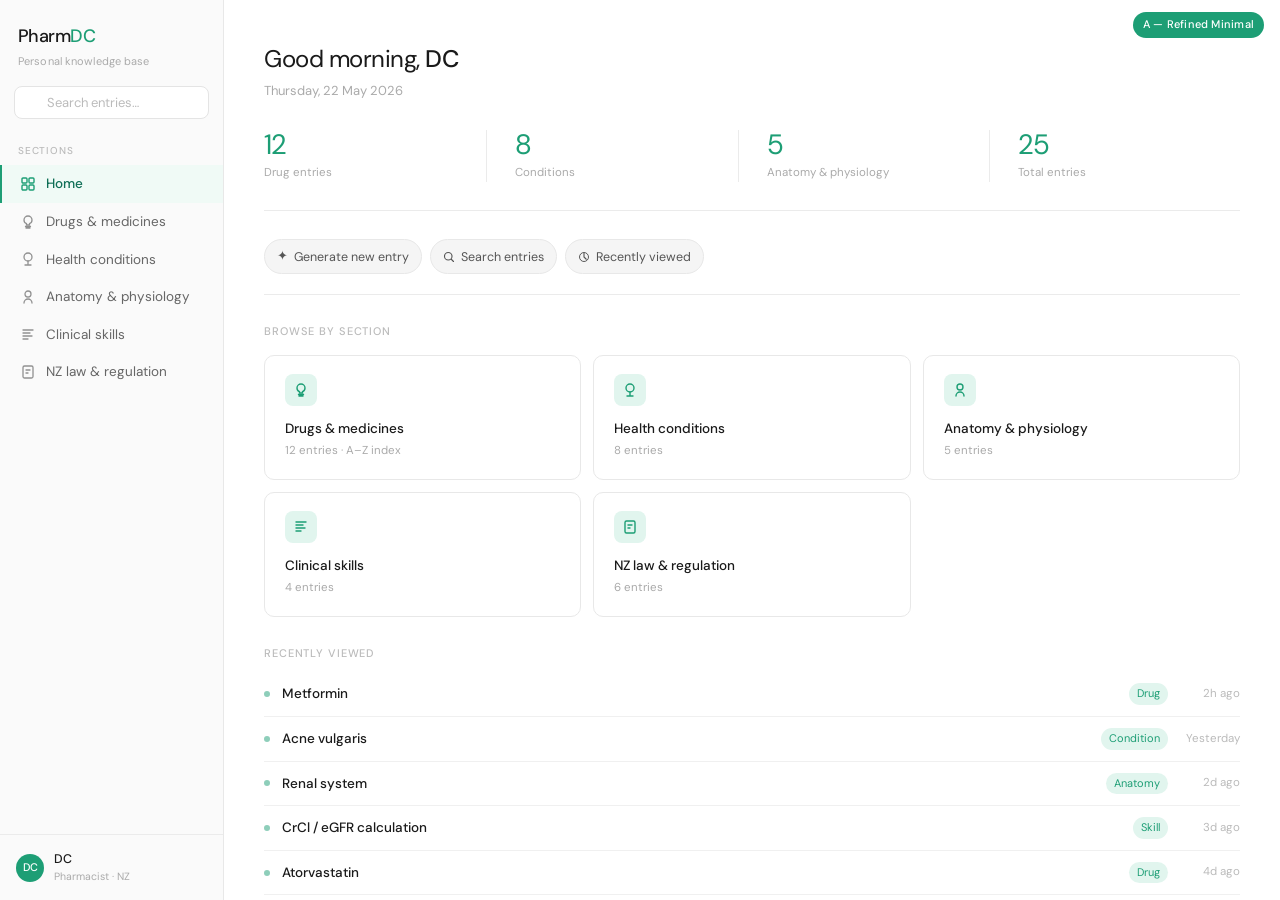
<file: designs/concept-a.html>
<!DOCTYPE html>
<html lang="en">
<head>
  <meta charset="UTF-8">
  <meta name="viewport" content="width=device-width, initial-scale=1.0">
  <title>PharmDC — Concept A: Refined Minimal</title>
  <link rel="preconnect" href="https://fonts.googleapis.com">
  <link href="https://fonts.googleapis.com/css2?family=DM+Sans:opsz,wght@9..40,300;9..40,400;9..40,500&display=swap" rel="stylesheet">
  <style>
    *, *::before, *::after { box-sizing: border-box; margin: 0; padding: 0; }
    body {
      font-family: 'DM Sans', system-ui, sans-serif;
      font-size: 14px;
      line-height: 1.6;
      background: #ffffff;
      color: #1a1a1a;
      -webkit-font-smoothing: antialiased;
      height: 100vh;
      overflow: hidden;
      display: flex;
    }

    /* ── CONCEPT LABEL ── */
    .concept-label {
      position: fixed;
      top: 12px;
      right: 16px;
      background: #1D9E75;
      color: #fff;
      font-size: 11px;
      font-weight: 500;
      padding: 4px 10px;
      border-radius: 20px;
      z-index: 9999;
      letter-spacing: 0.02em;
    }

    /* ── SIDEBAR ── */
    .sidebar {
      width: 224px;
      flex-shrink: 0;
      background: #fafafa;
      border-right: 0.5px solid #e8e8e8;
      display: flex;
      flex-direction: column;
      height: 100vh;
      overflow-y: auto;
    }

    .sidebar-top {
      padding: 22px 18px 16px;
    }

    .brand {
      font-size: 18px;
      font-weight: 500;
      letter-spacing: -0.03em;
      color: #1a1a1a;
    }
    .brand span { color: #1D9E75; }
    .brand-sub {
      font-size: 11px;
      color: #aaa;
      margin-top: 2px;
      letter-spacing: 0.01em;
    }

    .sidebar-search {
      padding: 0 14px 14px;
    }
    .search-box {
      width: 100%;
      background: #fff;
      border: 0.5px solid #e4e4e4;
      border-radius: 8px;
      padding: 7px 10px 7px 32px;
      font-family: inherit;
      font-size: 13px;
      color: #1a1a1a;
      outline: none;
      position: relative;
      transition: border-color 0.15s;
    }
    .search-wrap {
      position: relative;
    }
    .search-icon {
      position: absolute;
      left: 10px;
      top: 50%;
      transform: translateY(-50%);
      color: #bbb;
      pointer-events: none;
    }
    .search-box:focus { border-color: #1D9E75; }
    .search-box::placeholder { color: #bbb; }

    .nav-section-label {
      font-size: 10px;
      font-weight: 500;
      color: #bbb;
      letter-spacing: 0.08em;
      text-transform: uppercase;
      padding: 10px 18px 6px;
    }

    .sidebar-nav { flex: 1; padding-bottom: 12px; }

    .nav-item {
      display: flex;
      align-items: center;
      gap: 10px;
      padding: 8px 18px;
      font-size: 13.5px;
      color: #666;
      text-decoration: none;
      border-left: 2px solid transparent;
      transition: background 0.1s, color 0.1s;
      cursor: pointer;
    }
    .nav-item:hover { background: #f4f4f4; color: #1a1a1a; }
    .nav-item.active {
      border-left-color: #1D9E75;
      color: #0F6E56;
      font-weight: 500;
      background: #f0faf6;
    }
    .nav-icon {
      width: 16px;
      height: 16px;
      opacity: 0.7;
      flex-shrink: 0;
    }
    .nav-item.active .nav-icon { opacity: 1; }

    .sidebar-footer {
      padding: 14px 16px;
      border-top: 0.5px solid #ebebeb;
      display: flex;
      align-items: center;
      gap: 10px;
    }
    .avatar {
      width: 28px;
      height: 28px;
      border-radius: 50%;
      background: #1D9E75;
      color: #fff;
      font-size: 11px;
      font-weight: 500;
      display: flex;
      align-items: center;
      justify-content: center;
      flex-shrink: 0;
    }
    .user-info { flex: 1; min-width: 0; }
    .user-name { font-size: 12.5px; font-weight: 500; color: #1a1a1a; }
    .user-role { font-size: 10.5px; color: #aaa; }

    /* ── MAIN ── */
    .main {
      flex: 1;
      overflow-y: auto;
      background: #ffffff;
    }

    .home-header {
      padding: 40px 40px 0;
    }
    .home-greeting {
      font-size: 24px;
      font-weight: 400;
      color: #1a1a1a;
      letter-spacing: -0.02em;
    }
    .home-greeting strong { font-weight: 500; }
    .home-date {
      font-size: 13px;
      color: #aaa;
      margin-top: 3px;
    }

    /* Stats row */
    .stats-row {
      display: flex;
      gap: 0;
      padding: 28px 40px 0;
    }
    .stat-item {
      flex: 1;
      padding: 0 28px 0 0;
      border-right: 0.5px solid #ebebeb;
      margin-right: 28px;
    }
    .stat-item:last-child { border-right: none; margin-right: 0; }
    .stat-num {
      font-size: 28px;
      font-weight: 400;
      color: #1a1a1a;
      letter-spacing: -0.03em;
      line-height: 1.1;
    }
    .stat-num span { color: #1D9E75; }
    .stat-label {
      font-size: 11.5px;
      color: #aaa;
      margin-top: 3px;
    }

    /* Section divider */
    .section-divider {
      border: none;
      border-top: 0.5px solid #ebebeb;
      margin: 28px 40px;
    }

    /* Sections grid */
    .sections-label {
      font-size: 11px;
      font-weight: 500;
      color: #bbb;
      letter-spacing: 0.08em;
      text-transform: uppercase;
      padding: 0 40px 14px;
    }

    .sections-grid {
      display: grid;
      grid-template-columns: repeat(3, 1fr);
      gap: 12px;
      padding: 0 40px;
    }
    .section-card {
      background: #fff;
      border: 0.5px solid #e8e8e8;
      border-radius: 10px;
      padding: 18px 20px;
      cursor: pointer;
      transition: border-color 0.15s, background 0.15s;
      text-decoration: none;
      display: block;
    }
    .section-card:hover { border-color: #1D9E75; background: #f8fdfb; }
    .section-card-icon {
      width: 32px;
      height: 32px;
      border-radius: 8px;
      background: #E1F5EE;
      display: flex;
      align-items: center;
      justify-content: center;
      margin-bottom: 12px;
    }
    .section-card-name {
      font-size: 13.5px;
      font-weight: 500;
      color: #1a1a1a;
      margin-bottom: 3px;
    }
    .section-card-count {
      font-size: 11.5px;
      color: #aaa;
    }

    /* Recent entries */
    .recent-section {
      padding: 28px 40px 40px;
    }
    .recent-label {
      font-size: 11px;
      font-weight: 500;
      color: #bbb;
      letter-spacing: 0.08em;
      text-transform: uppercase;
      margin-bottom: 10px;
    }
    .entry-row {
      display: flex;
      align-items: center;
      padding: 11px 0;
      border-bottom: 0.5px solid #f0f0f0;
      cursor: pointer;
      gap: 12px;
    }
    .entry-row:hover .entry-name { color: #1D9E75; }
    .entry-dot {
      width: 6px;
      height: 6px;
      border-radius: 50%;
      background: #1D9E75;
      flex-shrink: 0;
      opacity: 0.5;
    }
    .entry-name {
      flex: 1;
      font-size: 13.5px;
      font-weight: 500;
      color: #1a1a1a;
      transition: color 0.1s;
    }
    .entry-section-tag {
      font-size: 11px;
      color: #1D9E75;
      background: #E1F5EE;
      padding: 2px 8px;
      border-radius: 20px;
    }
    .entry-time {
      font-size: 11.5px;
      color: #bbb;
      width: 60px;
      text-align: right;
    }

    /* Quick actions */
    .quick-actions {
      padding: 0 40px 0;
      display: flex;
      gap: 8px;
      flex-wrap: wrap;
      margin-bottom: 4px;
    }
    .quick-chip {
      display: inline-flex;
      align-items: center;
      gap: 6px;
      padding: 6px 12px;
      background: #f5f5f5;
      border: 0.5px solid #e8e8e8;
      border-radius: 20px;
      font-size: 12.5px;
      color: #555;
      cursor: pointer;
      transition: background 0.1s, border-color 0.1s, color 0.1s;
    }
    .quick-chip:hover { background: #eaf7f1; border-color: #1D9E75; color: #0F6E56; }
    .quick-chip-icon { font-size: 13px; }
  </style>
</head>
<body>
  <div class="concept-label">A — Refined Minimal</div>

  <!-- SIDEBAR -->
  <aside class="sidebar">
    <div class="sidebar-top">
      <div class="brand">Pharm<span>DC</span></div>
      <div class="brand-sub">Personal knowledge base</div>
    </div>

    <div class="sidebar-search">
      <div class="search-wrap">
        <svg class="search-icon" width="13" height="13" viewBox="0 0 16 16" fill="none">
          <circle cx="7" cy="7" r="5" stroke="#bbb" stroke-width="1.5"/>
          <path d="M11 11l3 3" stroke="#bbb" stroke-width="1.5" stroke-linecap="round"/>
        </svg>
        <input class="search-box" type="search" placeholder="Search entries…">
      </div>
    </div>

    <div class="sidebar-nav">
      <div class="nav-section-label">Sections</div>
      <a class="nav-item active" href="#">
        <svg class="nav-icon" viewBox="0 0 16 16" fill="none"><rect x="2" y="2" width="5" height="5" rx="1" stroke="#1D9E75" stroke-width="1.4"/><rect x="9" y="2" width="5" height="5" rx="1" stroke="#1D9E75" stroke-width="1.4"/><rect x="2" y="9" width="5" height="5" rx="1" stroke="#1D9E75" stroke-width="1.4"/><rect x="9" y="9" width="5" height="5" rx="1" stroke="#1D9E75" stroke-width="1.4"/></svg>
        Home
      </a>
      <a class="nav-item" href="#">
        <svg class="nav-icon" viewBox="0 0 16 16" fill="none"><path d="M8 2C5.8 2 4 3.8 4 6c0 1.7 1 3.1 2.5 3.7V11h3V9.7C11 9.1 12 7.7 12 6c0-2.2-1.8-4-4-4z" stroke="currentColor" stroke-width="1.3"/><path d="M5.5 12.5h5M6 14h4" stroke="currentColor" stroke-width="1.3" stroke-linecap="round"/></svg>
        Drugs &amp; medicines
      </a>
      <a class="nav-item" href="#">
        <svg class="nav-icon" viewBox="0 0 16 16" fill="none"><path d="M8 2a4 4 0 100 8A4 4 0 008 2z" stroke="currentColor" stroke-width="1.3"/><path d="M8 10v4M5 14h6" stroke="currentColor" stroke-width="1.3" stroke-linecap="round"/></svg>
        Health conditions
      </a>
      <a class="nav-item" href="#">
        <svg class="nav-icon" viewBox="0 0 16 16" fill="none"><circle cx="8" cy="5" r="3" stroke="currentColor" stroke-width="1.3"/><path d="M4 14c0-2.2 1.8-4 4-4s4 1.8 4 4" stroke="currentColor" stroke-width="1.3" stroke-linecap="round"/></svg>
        Anatomy &amp; physiology
      </a>
      <a class="nav-item" href="#">
        <svg class="nav-icon" viewBox="0 0 16 16" fill="none"><path d="M3 3h10M3 6h7M3 9h9M3 12h5" stroke="currentColor" stroke-width="1.3" stroke-linecap="round"/></svg>
        Clinical skills
      </a>
      <a class="nav-item" href="#">
        <svg class="nav-icon" viewBox="0 0 16 16" fill="none"><rect x="3" y="2" width="10" height="12" rx="1.5" stroke="currentColor" stroke-width="1.3"/><path d="M6 6h4M6 9h2" stroke="currentColor" stroke-width="1.3" stroke-linecap="round"/></svg>
        NZ law &amp; regulation
      </a>
    </div>

    <div class="sidebar-footer">
      <div class="avatar">DC</div>
      <div class="user-info">
        <div class="user-name">DC</div>
        <div class="user-role">Pharmacist · NZ</div>
      </div>
    </div>
  </aside>

  <!-- MAIN -->
  <main class="main">
    <div class="home-header">
      <div class="home-greeting">Good morning, <strong>DC</strong></div>
      <div class="home-date">Thursday, 22 May 2026</div>
    </div>

    <div class="stats-row">
      <div class="stat-item">
        <div class="stat-num"><span>12</span></div>
        <div class="stat-label">Drug entries</div>
      </div>
      <div class="stat-item">
        <div class="stat-num"><span>8</span></div>
        <div class="stat-label">Conditions</div>
      </div>
      <div class="stat-item">
        <div class="stat-num"><span>5</span></div>
        <div class="stat-label">Anatomy &amp; physiology</div>
      </div>
      <div class="stat-item">
        <div class="stat-num"><span>25</span></div>
        <div class="stat-label">Total entries</div>
      </div>
    </div>

    <hr class="section-divider">

    <div class="quick-actions">
      <div class="quick-chip"><span class="quick-chip-icon">✦</span> Generate new entry</div>
      <div class="quick-chip">
        <svg width="12" height="12" viewBox="0 0 16 16" fill="none"><circle cx="7" cy="7" r="5" stroke="currentColor" stroke-width="1.5"/><path d="M11 11l3 3" stroke="currentColor" stroke-width="1.5" stroke-linecap="round"/></svg>
        Search entries
      </div>
      <div class="quick-chip">
        <svg width="12" height="12" viewBox="0 0 16 16" fill="none"><path d="M8 3v5l3 3" stroke="currentColor" stroke-width="1.5" stroke-linecap="round"/><circle cx="8" cy="8" r="6" stroke="currentColor" stroke-width="1.3"/></svg>
        Recently viewed
      </div>
    </div>

    <hr class="section-divider" style="margin-top:20px">

    <div class="sections-label">Browse by section</div>
    <div class="sections-grid">
      <a class="section-card" href="#">
        <div class="section-card-icon">
          <svg width="16" height="16" viewBox="0 0 16 16" fill="none"><path d="M8 2C5.8 2 4 3.8 4 6c0 1.7 1 3.1 2.5 3.7V11h3V9.7C11 9.1 12 7.7 12 6c0-2.2-1.8-4-4-4z" stroke="#1D9E75" stroke-width="1.4"/><path d="M5.5 12.5h5M6 14h4" stroke="#1D9E75" stroke-width="1.4" stroke-linecap="round"/></svg>
        </div>
        <div class="section-card-name">Drugs &amp; medicines</div>
        <div class="section-card-count">12 entries · A–Z index</div>
      </a>
      <a class="section-card" href="#">
        <div class="section-card-icon">
          <svg width="16" height="16" viewBox="0 0 16 16" fill="none"><path d="M8 2a4 4 0 100 8A4 4 0 008 2z" stroke="#1D9E75" stroke-width="1.4"/><path d="M8 10v4M5 14h6" stroke="#1D9E75" stroke-width="1.4" stroke-linecap="round"/></svg>
        </div>
        <div class="section-card-name">Health conditions</div>
        <div class="section-card-count">8 entries</div>
      </a>
      <a class="section-card" href="#">
        <div class="section-card-icon">
          <svg width="16" height="16" viewBox="0 0 16 16" fill="none"><circle cx="8" cy="5" r="3" stroke="#1D9E75" stroke-width="1.4"/><path d="M4 14c0-2.2 1.8-4 4-4s4 1.8 4 4" stroke="#1D9E75" stroke-width="1.4" stroke-linecap="round"/></svg>
        </div>
        <div class="section-card-name">Anatomy &amp; physiology</div>
        <div class="section-card-count">5 entries</div>
      </a>
      <a class="section-card" href="#">
        <div class="section-card-icon">
          <svg width="16" height="16" viewBox="0 0 16 16" fill="none"><path d="M3 3h10M3 6h7M3 9h9M3 12h5" stroke="#1D9E75" stroke-width="1.4" stroke-linecap="round"/></svg>
        </div>
        <div class="section-card-name">Clinical skills</div>
        <div class="section-card-count">4 entries</div>
      </a>
      <a class="section-card" href="#">
        <div class="section-card-icon">
          <svg width="16" height="16" viewBox="0 0 16 16" fill="none"><rect x="3" y="2" width="10" height="12" rx="1.5" stroke="#1D9E75" stroke-width="1.4"/><path d="M6 6h4M6 9h2" stroke="#1D9E75" stroke-width="1.4" stroke-linecap="round"/></svg>
        </div>
        <div class="section-card-name">NZ law &amp; regulation</div>
        <div class="section-card-count">6 entries</div>
      </a>
    </div>

    <div class="recent-section">
      <div class="recent-label">Recently viewed</div>
      <div class="entry-row">
        <div class="entry-dot"></div>
        <div class="entry-name">Metformin</div>
        <span class="entry-section-tag">Drug</span>
        <div class="entry-time">2h ago</div>
      </div>
      <div class="entry-row">
        <div class="entry-dot"></div>
        <div class="entry-name">Acne vulgaris</div>
        <span class="entry-section-tag">Condition</span>
        <div class="entry-time">Yesterday</div>
      </div>
      <div class="entry-row">
        <div class="entry-dot"></div>
        <div class="entry-name">Renal system</div>
        <span class="entry-section-tag">Anatomy</span>
        <div class="entry-time">2d ago</div>
      </div>
      <div class="entry-row">
        <div class="entry-dot"></div>
        <div class="entry-name">CrCl / eGFR calculation</div>
        <span class="entry-section-tag">Skill</span>
        <div class="entry-time">3d ago</div>
      </div>
      <div class="entry-row">
        <div class="entry-dot"></div>
        <div class="entry-name">Atorvastatin</div>
        <span class="entry-section-tag">Drug</span>
        <div class="entry-time">4d ago</div>
      </div>
    </div>
  </main>
</body>
</html>
</file>
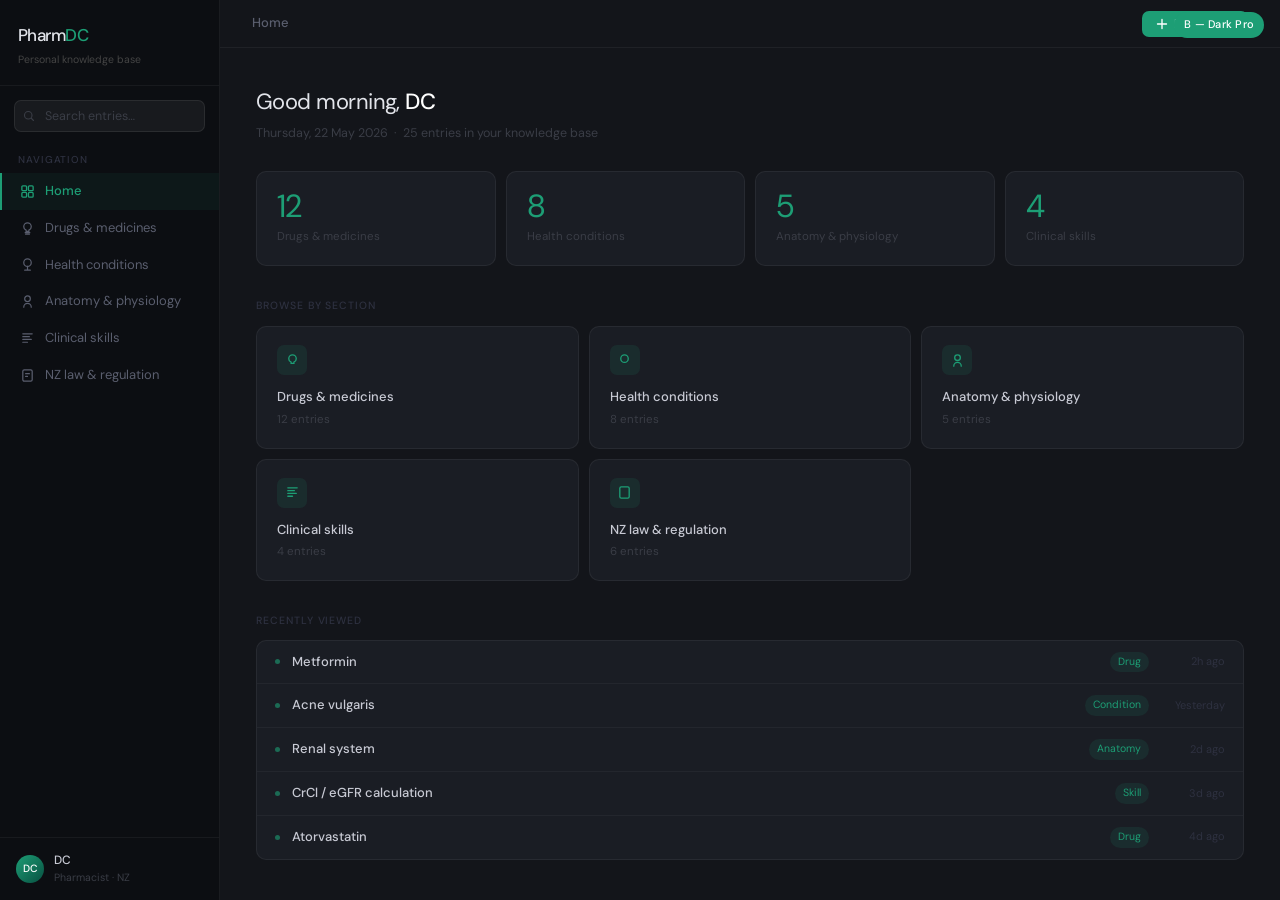
<file: designs/concept-b.html>
<!DOCTYPE html>
<html lang="en">
<head>
  <meta charset="UTF-8">
  <meta name="viewport" content="width=device-width, initial-scale=1.0">
  <title>PharmDC — Concept B: Dark Pro</title>
  <link rel="preconnect" href="https://fonts.googleapis.com">
  <link href="https://fonts.googleapis.com/css2?family=DM+Sans:opsz,wght@9..40,300;9..40,400;9..40,500&display=swap" rel="stylesheet">
  <style>
    *, *::before, *::after { box-sizing: border-box; margin: 0; padding: 0; }
    body {
      font-family: 'DM Sans', system-ui, sans-serif;
      font-size: 14px;
      line-height: 1.6;
      background: #13151a;
      color: #e2e4ea;
      -webkit-font-smoothing: antialiased;
      height: 100vh;
      overflow: hidden;
      display: flex;
    }

    .concept-label {
      position: fixed;
      top: 12px;
      right: 16px;
      background: #1D9E75;
      color: #fff;
      font-size: 11px;
      font-weight: 500;
      padding: 4px 10px;
      border-radius: 20px;
      z-index: 9999;
      letter-spacing: 0.02em;
    }

    /* ── SIDEBAR ── */
    .sidebar {
      width: 220px;
      flex-shrink: 0;
      background: #0c0e12;
      border-right: 0.5px solid rgba(255,255,255,0.06);
      display: flex;
      flex-direction: column;
      height: 100vh;
      overflow-y: auto;
    }

    .sidebar-top {
      padding: 22px 18px 16px;
      border-bottom: 0.5px solid rgba(255,255,255,0.05);
    }
    .brand {
      font-size: 17px;
      font-weight: 500;
      letter-spacing: -0.03em;
      color: #e2e4ea;
    }
    .brand span { color: #1D9E75; }
    .brand-sub {
      font-size: 10.5px;
      color: #444;
      margin-top: 3px;
    }

    .sidebar-search {
      padding: 14px 14px 10px;
    }
    .search-wrap { position: relative; }
    .search-box {
      width: 100%;
      background: rgba(255,255,255,0.05);
      border: 0.5px solid rgba(255,255,255,0.08);
      border-radius: 7px;
      padding: 7px 10px 7px 30px;
      font-family: inherit;
      font-size: 12.5px;
      color: #e2e4ea;
      outline: none;
      transition: border-color 0.15s, background 0.15s;
    }
    .search-box:focus {
      border-color: rgba(29,158,117,0.5);
      background: rgba(29,158,117,0.06);
    }
    .search-box::placeholder { color: #3a3d46; }
    .search-icon {
      position: absolute;
      left: 9px;
      top: 50%;
      transform: translateY(-50%);
      pointer-events: none;
    }

    .nav-group-label {
      font-size: 10px;
      font-weight: 500;
      color: #2e3140;
      letter-spacing: 0.09em;
      text-transform: uppercase;
      padding: 10px 18px 5px;
    }

    .sidebar-nav { flex: 1; padding-bottom: 12px; }
    .nav-item {
      display: flex;
      align-items: center;
      gap: 10px;
      padding: 8px 18px;
      font-size: 13px;
      color: #5a5e6e;
      text-decoration: none;
      border-left: 2px solid transparent;
      transition: background 0.1s, color 0.1s;
      cursor: pointer;
    }
    .nav-item:hover { background: rgba(255,255,255,0.03); color: #9ba0b4; }
    .nav-item.active {
      border-left-color: #1D9E75;
      color: #1D9E75;
      font-weight: 500;
      background: rgba(29,158,117,0.07);
    }
    .nav-icon { width: 15px; height: 15px; flex-shrink: 0; }

    .sidebar-footer {
      padding: 13px 16px;
      border-top: 0.5px solid rgba(255,255,255,0.05);
      display: flex;
      align-items: center;
      gap: 10px;
    }
    .avatar {
      width: 28px;
      height: 28px;
      border-radius: 50%;
      background: linear-gradient(135deg, #1D9E75, #085041);
      color: #fff;
      font-size: 10.5px;
      font-weight: 500;
      display: flex;
      align-items: center;
      justify-content: center;
      flex-shrink: 0;
    }
    .user-name { font-size: 12px; font-weight: 500; color: #c8cad4; }
    .user-role { font-size: 10.5px; color: #3a3d46; }

    /* ── MAIN ── */
    .main {
      flex: 1;
      overflow-y: auto;
      background: #13151a;
    }

    /* Top bar */
    .top-bar {
      height: 48px;
      border-bottom: 0.5px solid rgba(255,255,255,0.05);
      display: flex;
      align-items: center;
      padding: 0 32px;
      justify-content: space-between;
      background: #13151a;
      position: sticky;
      top: 0;
      z-index: 10;
    }
    .top-bar-title {
      font-size: 13px;
      font-weight: 500;
      color: #5a5e6e;
    }
    .top-bar-actions {
      display: flex;
      align-items: center;
      gap: 8px;
    }
    .btn-generate {
      display: inline-flex;
      align-items: center;
      gap: 6px;
      padding: 5px 14px;
      background: #1D9E75;
      color: #fff;
      border: none;
      border-radius: 7px;
      font-family: inherit;
      font-size: 12.5px;
      font-weight: 500;
      cursor: pointer;
      transition: background 0.15s;
    }
    .btn-generate:hover { background: #0F6E56; }

    /* Content */
    .content-inner {
      padding: 36px 36px 48px;
    }

    .greeting {
      font-size: 22px;
      font-weight: 400;
      color: #e2e4ea;
      letter-spacing: -0.025em;
    }
    .greeting strong { font-weight: 500; color: #fff; }
    .greeting-sub {
      font-size: 12.5px;
      color: #3a3d46;
      margin-top: 4px;
    }

    /* Stats */
    .stats-grid {
      display: grid;
      grid-template-columns: repeat(4, 1fr);
      gap: 10px;
      margin-top: 28px;
    }
    .stat-card {
      background: #1a1d24;
      border: 0.5px solid rgba(255,255,255,0.06);
      border-radius: 10px;
      padding: 18px 20px;
    }
    .stat-card-num {
      font-size: 32px;
      font-weight: 400;
      color: #1D9E75;
      letter-spacing: -0.04em;
      line-height: 1;
    }
    .stat-card-label {
      font-size: 11.5px;
      color: #3a3d46;
      margin-top: 6px;
    }

    /* Sections */
    .section-heading {
      font-size: 10.5px;
      font-weight: 500;
      color: #2e3140;
      letter-spacing: 0.09em;
      text-transform: uppercase;
      margin: 32px 0 12px;
    }

    .sections-grid {
      display: grid;
      grid-template-columns: repeat(3, 1fr);
      gap: 10px;
    }
    .section-card {
      background: #1a1d24;
      border: 0.5px solid rgba(255,255,255,0.06);
      border-radius: 10px;
      padding: 18px 20px;
      cursor: pointer;
      transition: border-color 0.15s, background 0.15s;
      text-decoration: none;
      display: block;
    }
    .section-card:hover {
      border-color: rgba(29,158,117,0.4);
      background: rgba(29,158,117,0.05);
    }
    .section-icon {
      width: 30px;
      height: 30px;
      border-radius: 7px;
      background: rgba(29,158,117,0.12);
      display: flex;
      align-items: center;
      justify-content: center;
      margin-bottom: 12px;
    }
    .section-name {
      font-size: 13px;
      font-weight: 500;
      color: #c8cad4;
      margin-bottom: 3px;
    }
    .section-meta {
      font-size: 11.5px;
      color: #3a3d46;
    }

    /* Recent */
    .recent-heading {
      font-size: 10.5px;
      font-weight: 500;
      color: #2e3140;
      letter-spacing: 0.09em;
      text-transform: uppercase;
      margin: 32px 0 10px;
    }
    .entry-list {
      background: #1a1d24;
      border: 0.5px solid rgba(255,255,255,0.06);
      border-radius: 10px;
      overflow: hidden;
    }
    .entry-row {
      display: flex;
      align-items: center;
      padding: 11px 18px;
      border-bottom: 0.5px solid rgba(255,255,255,0.04);
      gap: 12px;
      cursor: pointer;
      transition: background 0.1s;
    }
    .entry-row:last-child { border-bottom: none; }
    .entry-row:hover { background: rgba(29,158,117,0.05); }
    .entry-dot {
      width: 5px;
      height: 5px;
      border-radius: 50%;
      background: #1D9E75;
      flex-shrink: 0;
      opacity: 0.6;
    }
    .entry-name {
      flex: 1;
      font-size: 13px;
      font-weight: 500;
      color: #c8cad4;
    }
    .entry-row:hover .entry-name { color: #1D9E75; }
    .entry-tag {
      font-size: 10.5px;
      color: #1D9E75;
      background: rgba(29,158,117,0.12);
      padding: 2px 8px;
      border-radius: 20px;
    }
    .entry-time {
      font-size: 11px;
      color: #2e3140;
      width: 64px;
      text-align: right;
    }
  </style>
</head>
<body>
  <div class="concept-label">B — Dark Pro</div>

  <!-- SIDEBAR -->
  <aside class="sidebar">
    <div class="sidebar-top">
      <div class="brand">Pharm<span>DC</span></div>
      <div class="brand-sub">Personal knowledge base</div>
    </div>

    <div class="sidebar-search">
      <div class="search-wrap">
        <svg class="search-icon" width="12" height="12" viewBox="0 0 16 16" fill="none">
          <circle cx="7" cy="7" r="5" stroke="#3a3d46" stroke-width="1.5"/>
          <path d="M11 11l3 3" stroke="#3a3d46" stroke-width="1.5" stroke-linecap="round"/>
        </svg>
        <input class="search-box" type="search" placeholder="Search entries…">
      </div>
    </div>

    <div class="sidebar-nav">
      <div class="nav-group-label">Navigation</div>
      <a class="nav-item active" href="#">
        <svg class="nav-icon" viewBox="0 0 16 16" fill="none"><rect x="2" y="2" width="5" height="5" rx="1" stroke="#1D9E75" stroke-width="1.4"/><rect x="9" y="2" width="5" height="5" rx="1" stroke="#1D9E75" stroke-width="1.4"/><rect x="2" y="9" width="5" height="5" rx="1" stroke="#1D9E75" stroke-width="1.4"/><rect x="9" y="9" width="5" height="5" rx="1" stroke="#1D9E75" stroke-width="1.4"/></svg>
        Home
      </a>
      <a class="nav-item" href="#">
        <svg class="nav-icon" viewBox="0 0 16 16" fill="none"><path d="M8 2C5.8 2 4 3.8 4 6c0 1.7 1 3.1 2.5 3.7V11h3V9.7C11 9.1 12 7.7 12 6c0-2.2-1.8-4-4-4z" stroke="currentColor" stroke-width="1.3"/><path d="M5.5 12.5h5M6 14h4" stroke="currentColor" stroke-width="1.3" stroke-linecap="round"/></svg>
        Drugs &amp; medicines
      </a>
      <a class="nav-item" href="#">
        <svg class="nav-icon" viewBox="0 0 16 16" fill="none"><path d="M8 2a4 4 0 100 8A4 4 0 008 2z" stroke="currentColor" stroke-width="1.3"/><path d="M8 10v4M5 14h6" stroke="currentColor" stroke-width="1.3" stroke-linecap="round"/></svg>
        Health conditions
      </a>
      <a class="nav-item" href="#">
        <svg class="nav-icon" viewBox="0 0 16 16" fill="none"><circle cx="8" cy="5" r="3" stroke="currentColor" stroke-width="1.3"/><path d="M4 14c0-2.2 1.8-4 4-4s4 1.8 4 4" stroke="currentColor" stroke-width="1.3" stroke-linecap="round"/></svg>
        Anatomy &amp; physiology
      </a>
      <a class="nav-item" href="#">
        <svg class="nav-icon" viewBox="0 0 16 16" fill="none"><path d="M3 3h10M3 6h7M3 9h9M3 12h5" stroke="currentColor" stroke-width="1.3" stroke-linecap="round"/></svg>
        Clinical skills
      </a>
      <a class="nav-item" href="#">
        <svg class="nav-icon" viewBox="0 0 16 16" fill="none"><rect x="3" y="2" width="10" height="12" rx="1.5" stroke="currentColor" stroke-width="1.3"/><path d="M6 6h4M6 9h2" stroke="currentColor" stroke-width="1.3" stroke-linecap="round"/></svg>
        NZ law &amp; regulation
      </a>
    </div>

    <div class="sidebar-footer">
      <div class="avatar">DC</div>
      <div>
        <div class="user-name">DC</div>
        <div class="user-role">Pharmacist · NZ</div>
      </div>
    </div>
  </aside>

  <!-- MAIN -->
  <main class="main">
    <div class="top-bar">
      <span class="top-bar-title">Home</span>
      <div class="top-bar-actions">
        <button class="btn-generate">
          <svg width="12" height="12" viewBox="0 0 16 16" fill="none"><path d="M8 2v12M2 8h12" stroke="#fff" stroke-width="1.8" stroke-linecap="round"/></svg>
          New entry
        </button>
      </div>
    </div>

    <div class="content-inner">
      <div class="greeting">Good morning, <strong>DC</strong></div>
      <div class="greeting-sub">Thursday, 22 May 2026 &nbsp;·&nbsp; 25 entries in your knowledge base</div>

      <div class="stats-grid">
        <div class="stat-card">
          <div class="stat-card-num">12</div>
          <div class="stat-card-label">Drugs &amp; medicines</div>
        </div>
        <div class="stat-card">
          <div class="stat-card-num">8</div>
          <div class="stat-card-label">Health conditions</div>
        </div>
        <div class="stat-card">
          <div class="stat-card-num">5</div>
          <div class="stat-card-label">Anatomy &amp; physiology</div>
        </div>
        <div class="stat-card">
          <div class="stat-card-num">4</div>
          <div class="stat-card-label">Clinical skills</div>
        </div>
      </div>

      <div class="section-heading">Browse by section</div>
      <div class="sections-grid">
        <a class="section-card" href="#">
          <div class="section-icon">
            <svg width="15" height="15" viewBox="0 0 16 16" fill="none"><path d="M8 2C5.8 2 4 3.8 4 6c0 1.7 1 3.1 2.5 3.7V11h3V9.7C11 9.1 12 7.7 12 6c0-2.2-1.8-4-4-4z" stroke="#1D9E75" stroke-width="1.4"/></svg>
          </div>
          <div class="section-name">Drugs &amp; medicines</div>
          <div class="section-meta">12 entries</div>
        </a>
        <a class="section-card" href="#">
          <div class="section-icon">
            <svg width="15" height="15" viewBox="0 0 16 16" fill="none"><path d="M8 2a4 4 0 100 8A4 4 0 008 2z" stroke="#1D9E75" stroke-width="1.4"/></svg>
          </div>
          <div class="section-name">Health conditions</div>
          <div class="section-meta">8 entries</div>
        </a>
        <a class="section-card" href="#">
          <div class="section-icon">
            <svg width="15" height="15" viewBox="0 0 16 16" fill="none"><circle cx="8" cy="5" r="3" stroke="#1D9E75" stroke-width="1.4"/><path d="M4 14c0-2.2 1.8-4 4-4s4 1.8 4 4" stroke="#1D9E75" stroke-width="1.4" stroke-linecap="round"/></svg>
          </div>
          <div class="section-name">Anatomy &amp; physiology</div>
          <div class="section-meta">5 entries</div>
        </a>
        <a class="section-card" href="#">
          <div class="section-icon">
            <svg width="15" height="15" viewBox="0 0 16 16" fill="none"><path d="M3 3h10M3 6h7M3 9h9M3 12h5" stroke="#1D9E75" stroke-width="1.4" stroke-linecap="round"/></svg>
          </div>
          <div class="section-name">Clinical skills</div>
          <div class="section-meta">4 entries</div>
        </a>
        <a class="section-card" href="#">
          <div class="section-icon">
            <svg width="15" height="15" viewBox="0 0 16 16" fill="none"><rect x="3" y="2" width="10" height="12" rx="1.5" stroke="#1D9E75" stroke-width="1.4"/></svg>
          </div>
          <div class="section-name">NZ law &amp; regulation</div>
          <div class="section-meta">6 entries</div>
        </a>
      </div>

      <div class="recent-heading">Recently viewed</div>
      <div class="entry-list">
        <div class="entry-row">
          <div class="entry-dot"></div>
          <div class="entry-name">Metformin</div>
          <span class="entry-tag">Drug</span>
          <div class="entry-time">2h ago</div>
        </div>
        <div class="entry-row">
          <div class="entry-dot"></div>
          <div class="entry-name">Acne vulgaris</div>
          <span class="entry-tag">Condition</span>
          <div class="entry-time">Yesterday</div>
        </div>
        <div class="entry-row">
          <div class="entry-dot"></div>
          <div class="entry-name">Renal system</div>
          <span class="entry-tag">Anatomy</span>
          <div class="entry-time">2d ago</div>
        </div>
        <div class="entry-row">
          <div class="entry-dot"></div>
          <div class="entry-name">CrCl / eGFR calculation</div>
          <span class="entry-tag">Skill</span>
          <div class="entry-time">3d ago</div>
        </div>
        <div class="entry-row">
          <div class="entry-dot"></div>
          <div class="entry-name">Atorvastatin</div>
          <span class="entry-tag">Drug</span>
          <div class="entry-time">4d ago</div>
        </div>
      </div>
    </div>
  </main>
</body>
</html>
</file>
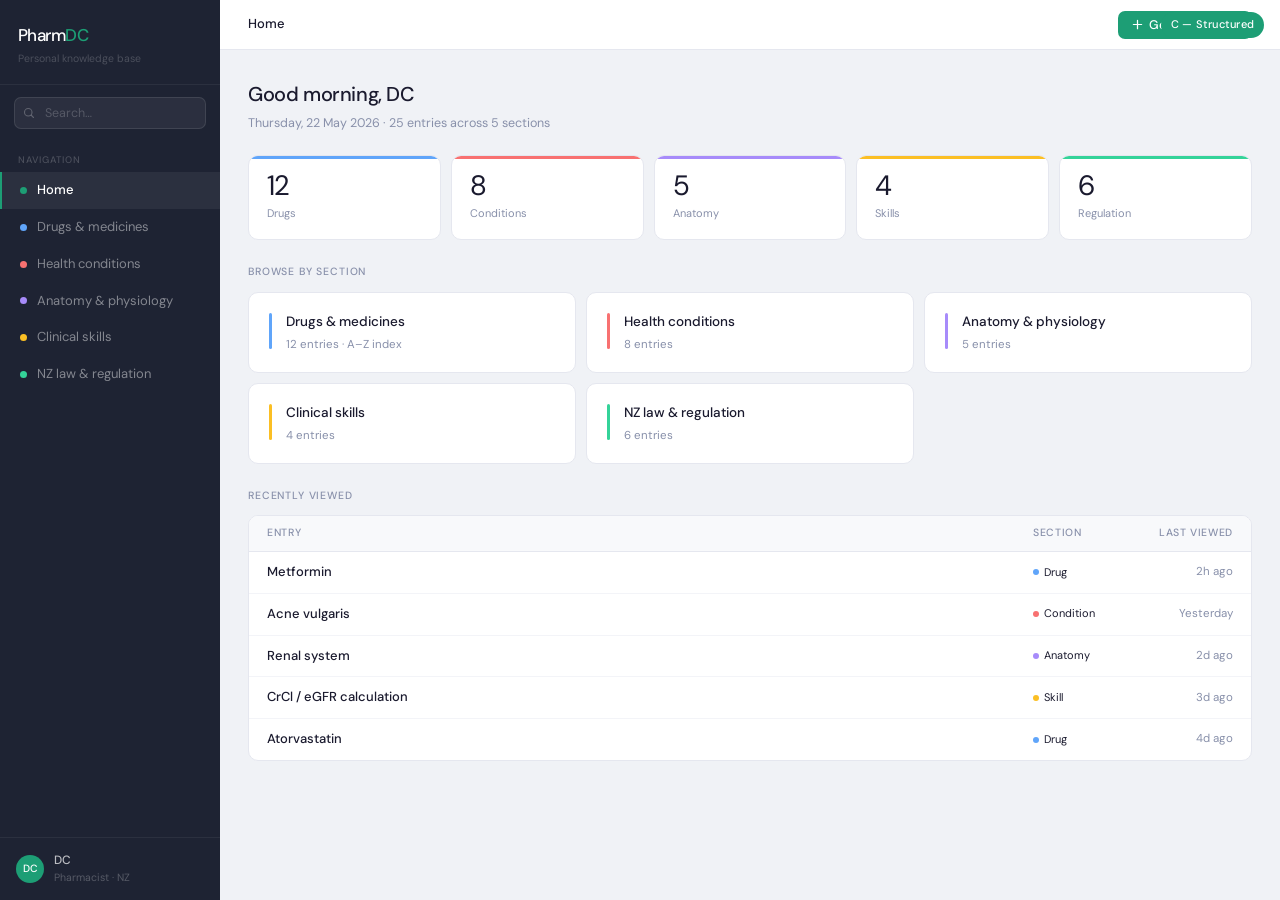
<file: designs/concept-c.html>
<!DOCTYPE html>
<html lang="en">
<head>
  <meta charset="UTF-8">
  <meta name="viewport" content="width=device-width, initial-scale=1.0">
  <title>PharmDC — Concept C: Structured</title>
  <link rel="preconnect" href="https://fonts.googleapis.com">
  <link href="https://fonts.googleapis.com/css2?family=DM+Sans:opsz,wght@9..40,300;9..40,400;9..40,500&display=swap" rel="stylesheet">
  <style>
    *, *::before, *::after { box-sizing: border-box; margin: 0; padding: 0; }
    body {
      font-family: 'DM Sans', system-ui, sans-serif;
      font-size: 14px;
      line-height: 1.6;
      background: #f0f2f6;
      color: #1a1a2e;
      -webkit-font-smoothing: antialiased;
      height: 100vh;
      overflow: hidden;
      display: flex;
    }

    .concept-label {
      position: fixed;
      top: 12px;
      right: 16px;
      background: #1D9E75;
      color: #fff;
      font-size: 11px;
      font-weight: 500;
      padding: 4px 10px;
      border-radius: 20px;
      z-index: 9999;
      letter-spacing: 0.02em;
    }

    /* ── SIDEBAR ── dark slate contrast with light canvas */
    .sidebar {
      width: 220px;
      flex-shrink: 0;
      background: #1e2333;
      display: flex;
      flex-direction: column;
      height: 100vh;
      overflow-y: auto;
    }

    .sidebar-top {
      padding: 22px 18px 16px;
      border-bottom: 0.5px solid rgba(255,255,255,0.06);
    }
    .brand {
      font-size: 17px;
      font-weight: 500;
      letter-spacing: -0.03em;
      color: #fff;
    }
    .brand span { color: #1D9E75; }
    .brand-sub { font-size: 10.5px; color: rgba(255,255,255,0.2); margin-top: 2px; }

    .sidebar-search { padding: 12px 14px 8px; }
    .search-wrap { position: relative; }
    .search-box {
      width: 100%;
      background: rgba(255,255,255,0.06);
      border: 0.5px solid rgba(255,255,255,0.1);
      border-radius: 7px;
      padding: 7px 10px 7px 30px;
      font-family: inherit;
      font-size: 12.5px;
      color: #fff;
      outline: none;
      transition: background 0.15s, border-color 0.15s;
    }
    .search-box:focus { background: rgba(29,158,117,0.1); border-color: rgba(29,158,117,0.5); }
    .search-box::placeholder { color: rgba(255,255,255,0.2); }
    .search-icon { position: absolute; left: 9px; top: 50%; transform: translateY(-50%); pointer-events: none; }

    /* Section nav items with colour accents */
    .sidebar-nav { flex: 1; padding: 8px 0 12px; }
    .nav-section-label {
      font-size: 9.5px;
      font-weight: 500;
      color: rgba(255,255,255,0.2);
      letter-spacing: 0.1em;
      text-transform: uppercase;
      padding: 8px 18px 4px;
    }

    .nav-item {
      display: flex;
      align-items: center;
      gap: 10px;
      padding: 8px 18px;
      font-size: 13px;
      color: rgba(255,255,255,0.45);
      text-decoration: none;
      border-left: 2.5px solid transparent;
      transition: background 0.1s, color 0.1s;
      cursor: pointer;
    }
    .nav-item:hover { background: rgba(255,255,255,0.04); color: rgba(255,255,255,0.75); }
    .nav-item.active { color: #fff; font-weight: 500; background: rgba(255,255,255,0.06); }

    /* Per-section accent colours */
    .nav-item[data-s="home"].active    { border-left-color: #1D9E75; }
    .nav-item[data-s="drugs"].active   { border-left-color: #60a5fa; }
    .nav-item[data-s="cond"].active    { border-left-color: #f87171; }
    .nav-item[data-s="anat"].active    { border-left-color: #a78bfa; }
    .nav-item[data-s="skill"].active   { border-left-color: #fbbf24; }
    .nav-item[data-s="reg"].active     { border-left-color: #34d399; }

    .nav-dot {
      width: 7px;
      height: 7px;
      border-radius: 50%;
      flex-shrink: 0;
    }
    .dot-home  { background: #1D9E75; }
    .dot-drugs { background: #60a5fa; }
    .dot-cond  { background: #f87171; }
    .dot-anat  { background: #a78bfa; }
    .dot-skill { background: #fbbf24; }
    .dot-reg   { background: #34d399; }

    .sidebar-footer {
      padding: 13px 16px;
      border-top: 0.5px solid rgba(255,255,255,0.06);
      display: flex;
      align-items: center;
      gap: 10px;
    }
    .avatar {
      width: 28px; height: 28px; border-radius: 50%;
      background: #1D9E75; color: #fff;
      font-size: 10.5px; font-weight: 500;
      display: flex; align-items: center; justify-content: center; flex-shrink: 0;
    }
    .user-name { font-size: 12px; font-weight: 500; color: rgba(255,255,255,0.7); }
    .user-role { font-size: 10.5px; color: rgba(255,255,255,0.25); }

    /* ── MAIN ── */
    .main { flex: 1; overflow-y: auto; }

    /* Top bar */
    .top-bar {
      background: #fff;
      border-bottom: 0.5px solid #e5e7ef;
      height: 50px;
      display: flex;
      align-items: center;
      padding: 0 28px;
      justify-content: space-between;
      position: sticky;
      top: 0;
      z-index: 10;
    }
    .breadcrumb { font-size: 13px; color: #8890aa; display: flex; align-items: center; gap: 6px; }
    .breadcrumb strong { color: #1a1a2e; font-weight: 500; }
    .breadcrumb-sep { color: #ccc; }
    .btn-generate {
      display: inline-flex; align-items: center; gap: 6px;
      padding: 6px 14px;
      background: #1D9E75; color: #fff; border: none;
      border-radius: 7px; font-family: inherit; font-size: 12.5px; font-weight: 500;
      cursor: pointer; transition: background 0.15s;
    }
    .btn-generate:hover { background: #0F6E56; }

    /* Page content */
    .content-inner { padding: 28px; }

    .page-title { font-size: 20px; font-weight: 500; color: #1a1a2e; letter-spacing: -0.02em; }
    .page-sub { font-size: 12.5px; color: #8890aa; margin-top: 3px; }

    /* Stats cards — each section colour */
    .stats-grid {
      display: grid;
      grid-template-columns: repeat(5, 1fr);
      gap: 10px;
      margin-top: 22px;
    }
    .stat-card {
      background: #fff;
      border-radius: 10px;
      border: 0.5px solid #e5e7ef;
      padding: 16px 18px;
      position: relative;
      overflow: hidden;
    }
    .stat-card::before {
      content: '';
      position: absolute;
      top: 0; left: 0; right: 0;
      height: 3px;
    }
    .stat-card.drugs::before  { background: #60a5fa; }
    .stat-card.cond::before   { background: #f87171; }
    .stat-card.anat::before   { background: #a78bfa; }
    .stat-card.skill::before  { background: #fbbf24; }
    .stat-card.reg::before    { background: #34d399; }
    .stat-num {
      font-size: 28px;
      font-weight: 400;
      color: #1a1a2e;
      letter-spacing: -0.03em;
      line-height: 1;
    }
    .stat-label { font-size: 11px; color: #8890aa; margin-top: 5px; }

    /* Section cards */
    .section-row-label {
      font-size: 10.5px;
      font-weight: 500;
      color: #8890aa;
      letter-spacing: 0.08em;
      text-transform: uppercase;
      margin: 24px 0 12px;
    }

    .sections-grid {
      display: grid;
      grid-template-columns: repeat(3, 1fr);
      gap: 10px;
    }
    .section-card {
      background: #fff;
      border: 0.5px solid #e5e7ef;
      border-radius: 10px;
      padding: 18px 20px;
      cursor: pointer;
      transition: box-shadow 0.15s, border-color 0.15s;
      text-decoration: none;
      display: flex;
      align-items: flex-start;
      gap: 14px;
    }
    .section-card:hover { border-color: #c8cad8; box-shadow: 0 2px 8px rgba(0,0,0,0.06); }

    .section-color-bar {
      width: 3px;
      height: 36px;
      border-radius: 3px;
      flex-shrink: 0;
      margin-top: 2px;
    }
    .bar-drugs  { background: #60a5fa; }
    .bar-cond   { background: #f87171; }
    .bar-anat   { background: #a78bfa; }
    .bar-skill  { background: #fbbf24; }
    .bar-reg    { background: #34d399; }

    .section-info {}
    .section-name { font-size: 13.5px; font-weight: 500; color: #1a1a2e; margin-bottom: 3px; }
    .section-count { font-size: 11.5px; color: #8890aa; }

    /* Entry table */
    .table-label {
      font-size: 10.5px;
      font-weight: 500;
      color: #8890aa;
      letter-spacing: 0.08em;
      text-transform: uppercase;
      margin: 24px 0 10px;
    }
    .entry-table {
      background: #fff;
      border: 0.5px solid #e5e7ef;
      border-radius: 10px;
      overflow: hidden;
    }
    .table-header {
      display: grid;
      grid-template-columns: 1fr 120px 80px;
      padding: 9px 18px;
      background: #f8f9fb;
      border-bottom: 0.5px solid #e5e7ef;
    }
    .th {
      font-size: 10.5px;
      font-weight: 500;
      color: #8890aa;
      letter-spacing: 0.06em;
      text-transform: uppercase;
    }
    .entry-row {
      display: grid;
      grid-template-columns: 1fr 120px 80px;
      padding: 10px 18px;
      border-bottom: 0.5px solid #f3f4f8;
      cursor: pointer;
      align-items: center;
      transition: background 0.1s;
    }
    .entry-row:last-child { border-bottom: none; }
    .entry-row:hover { background: #f8f9fb; }
    .entry-name { font-size: 13px; font-weight: 500; color: #1a1a2e; }
    .entry-row:hover .entry-name { color: #1D9E75; }
    .entry-section { display: inline-flex; align-items: center; gap: 5px; font-size: 11px; }
    .section-pip { width: 6px; height: 6px; border-radius: 50%; }
    .entry-time { font-size: 11.5px; color: #8890aa; text-align: right; }
  </style>
</head>
<body>
  <div class="concept-label">C — Structured</div>

  <!-- SIDEBAR -->
  <aside class="sidebar">
    <div class="sidebar-top">
      <div class="brand">Pharm<span>DC</span></div>
      <div class="brand-sub">Personal knowledge base</div>
    </div>

    <div class="sidebar-search">
      <div class="search-wrap">
        <svg class="search-icon" width="12" height="12" viewBox="0 0 16 16" fill="none">
          <circle cx="7" cy="7" r="5" stroke="rgba(255,255,255,0.25)" stroke-width="1.5"/>
          <path d="M11 11l3 3" stroke="rgba(255,255,255,0.25)" stroke-width="1.5" stroke-linecap="round"/>
        </svg>
        <input class="search-box" type="search" placeholder="Search…">
      </div>
    </div>

    <div class="sidebar-nav">
      <div class="nav-section-label">Navigation</div>
      <a class="nav-item active" data-s="home" href="#">
        <span class="nav-dot dot-home"></span> Home
      </a>
      <a class="nav-item" data-s="drugs" href="#">
        <span class="nav-dot dot-drugs"></span> Drugs &amp; medicines
      </a>
      <a class="nav-item" data-s="cond" href="#">
        <span class="nav-dot dot-cond"></span> Health conditions
      </a>
      <a class="nav-item" data-s="anat" href="#">
        <span class="nav-dot dot-anat"></span> Anatomy &amp; physiology
      </a>
      <a class="nav-item" data-s="skill" href="#">
        <span class="nav-dot dot-skill"></span> Clinical skills
      </a>
      <a class="nav-item" data-s="reg" href="#">
        <span class="nav-dot dot-reg"></span> NZ law &amp; regulation
      </a>
    </div>

    <div class="sidebar-footer">
      <div class="avatar">DC</div>
      <div>
        <div class="user-name">DC</div>
        <div class="user-role">Pharmacist · NZ</div>
      </div>
    </div>
  </aside>

  <!-- MAIN -->
  <main class="main">
    <div class="top-bar">
      <div class="breadcrumb">
        <strong>Home</strong>
      </div>
      <button class="btn-generate">
        <svg width="11" height="11" viewBox="0 0 16 16" fill="none"><path d="M8 2v12M2 8h12" stroke="#fff" stroke-width="1.8" stroke-linecap="round"/></svg>
        Generate entry
      </button>
    </div>

    <div class="content-inner">
      <div class="page-title">Good morning, DC</div>
      <div class="page-sub">Thursday, 22 May 2026 · 25 entries across 5 sections</div>

      <div class="stats-grid">
        <div class="stat-card drugs">
          <div class="stat-num">12</div>
          <div class="stat-label">Drugs</div>
        </div>
        <div class="stat-card cond">
          <div class="stat-num">8</div>
          <div class="stat-label">Conditions</div>
        </div>
        <div class="stat-card anat">
          <div class="stat-num">5</div>
          <div class="stat-label">Anatomy</div>
        </div>
        <div class="stat-card skill">
          <div class="stat-num">4</div>
          <div class="stat-label">Skills</div>
        </div>
        <div class="stat-card reg">
          <div class="stat-num">6</div>
          <div class="stat-label">Regulation</div>
        </div>
      </div>

      <div class="section-row-label">Browse by section</div>
      <div class="sections-grid">
        <a class="section-card" href="#">
          <div class="section-color-bar bar-drugs"></div>
          <div class="section-info">
            <div class="section-name">Drugs &amp; medicines</div>
            <div class="section-count">12 entries · A–Z index</div>
          </div>
        </a>
        <a class="section-card" href="#">
          <div class="section-color-bar bar-cond"></div>
          <div class="section-info">
            <div class="section-name">Health conditions</div>
            <div class="section-count">8 entries</div>
          </div>
        </a>
        <a class="section-card" href="#">
          <div class="section-color-bar bar-anat"></div>
          <div class="section-info">
            <div class="section-name">Anatomy &amp; physiology</div>
            <div class="section-count">5 entries</div>
          </div>
        </a>
        <a class="section-card" href="#">
          <div class="section-color-bar bar-skill"></div>
          <div class="section-info">
            <div class="section-name">Clinical skills</div>
            <div class="section-count">4 entries</div>
          </div>
        </a>
        <a class="section-card" href="#">
          <div class="section-color-bar bar-reg"></div>
          <div class="section-info">
            <div class="section-name">NZ law &amp; regulation</div>
            <div class="section-count">6 entries</div>
          </div>
        </a>
      </div>

      <div class="table-label">Recently viewed</div>
      <div class="entry-table">
        <div class="table-header">
          <div class="th">Entry</div>
          <div class="th">Section</div>
          <div class="th" style="text-align:right">Last viewed</div>
        </div>
        <div class="entry-row">
          <div class="entry-name">Metformin</div>
          <div class="entry-section"><span class="section-pip" style="background:#60a5fa"></span> Drug</div>
          <div class="entry-time">2h ago</div>
        </div>
        <div class="entry-row">
          <div class="entry-name">Acne vulgaris</div>
          <div class="entry-section"><span class="section-pip" style="background:#f87171"></span> Condition</div>
          <div class="entry-time">Yesterday</div>
        </div>
        <div class="entry-row">
          <div class="entry-name">Renal system</div>
          <div class="entry-section"><span class="section-pip" style="background:#a78bfa"></span> Anatomy</div>
          <div class="entry-time">2d ago</div>
        </div>
        <div class="entry-row">
          <div class="entry-name">CrCl / eGFR calculation</div>
          <div class="entry-section"><span class="section-pip" style="background:#fbbf24"></span> Skill</div>
          <div class="entry-time">3d ago</div>
        </div>
        <div class="entry-row">
          <div class="entry-name">Atorvastatin</div>
          <div class="entry-section"><span class="section-pip" style="background:#60a5fa"></span> Drug</div>
          <div class="entry-time">4d ago</div>
        </div>
      </div>
    </div>
  </main>
</body>
</html>
</file>
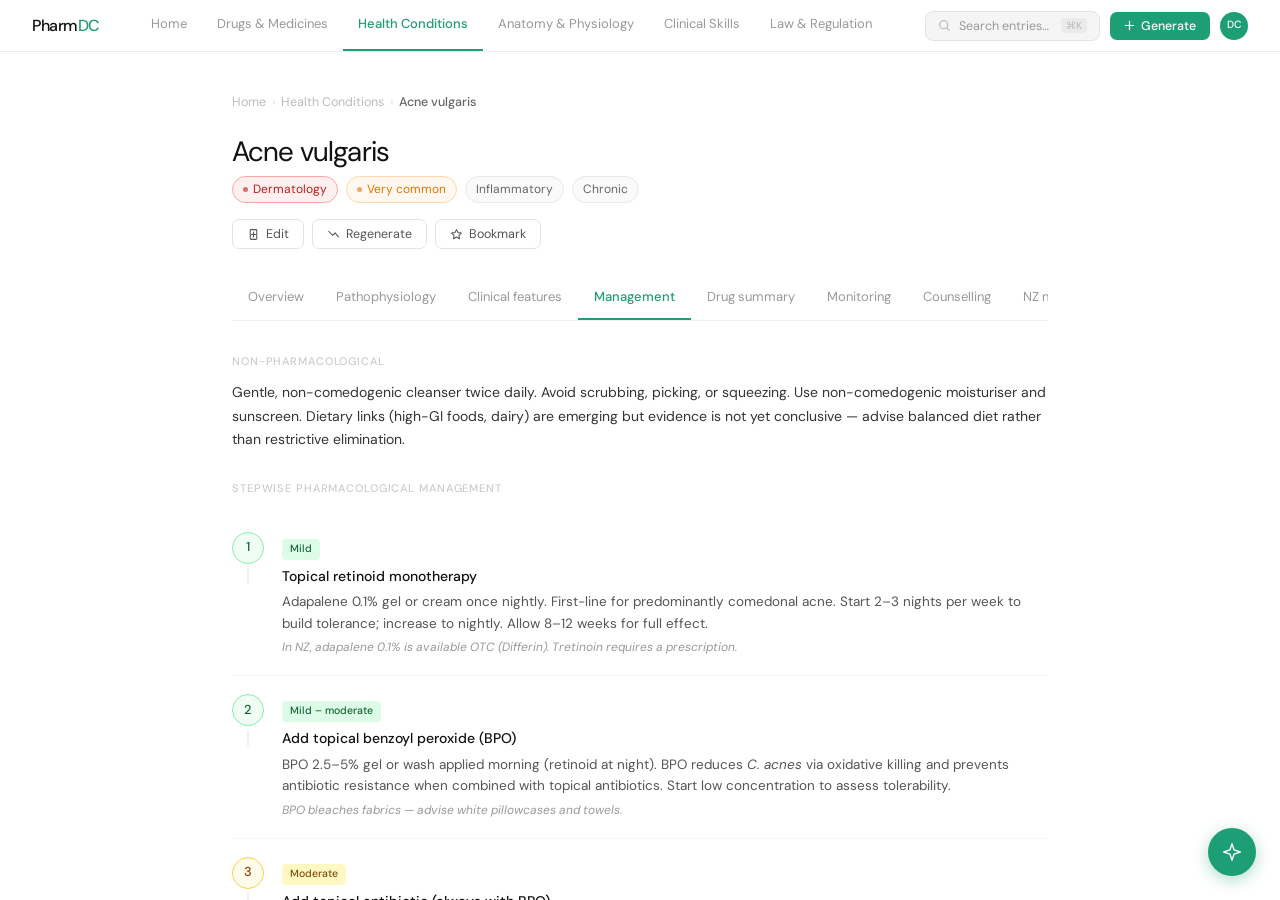
<file: designs/concept-d-condition.html>
<!DOCTYPE html>
<html lang="en">
<head>
  <meta charset="UTF-8">
  <meta name="viewport" content="width=device-width, initial-scale=1.0">
  <title>PharmDC — Acne Vulgaris</title>
  <link rel="preconnect" href="https://fonts.googleapis.com">
  <link href="https://fonts.googleapis.com/css2?family=DM+Sans:opsz,wght@9..40,300;9..40,400;9..40,500&display=swap" rel="stylesheet">
  <style>
    *, *::before, *::after { box-sizing: border-box; margin: 0; padding: 0; }
    body {
      font-family: 'DM Sans', system-ui, sans-serif;
      font-size: 14px;
      line-height: 1.6;
      background: #fff;
      color: #111;
      -webkit-font-smoothing: antialiased;
      height: 100vh;
      overflow: hidden;
      display: flex;
      flex-direction: column;
    }

    /* ── TOP NAV ── */
    .topnav {
      height: 52px; background: #fff; border-bottom: 0.5px solid #ebebeb;
      display: flex; align-items: center; padding: 0 32px;
      flex-shrink: 0; z-index: 20;
    }
    .brand { font-size: 16px; font-weight: 500; letter-spacing: -0.03em; color: #111; margin-right: 36px; flex-shrink: 0; }
    .brand span { color: #1D9E75; }
    .nav-tabs { display: flex; align-items: stretch; height: 100%; flex: 1; }
    .nav-tab { display: flex; align-items: center; padding: 0 15px; font-size: 13px; color: #999; text-decoration: none; border-bottom: 2px solid transparent; transition: color 0.1s, border-color 0.12s; cursor: pointer; white-space: nowrap; }
    .nav-tab:hover { color: #333; }
    .nav-tab.active { color: #1D9E75; font-weight: 500; border-bottom-color: #1D9E75; }
    .topnav-right { display: flex; align-items: center; gap: 10px; margin-left: auto; }
    .cmd-btn { display: inline-flex; align-items: center; gap: 8px; padding: 6px 12px; background: #f5f5f5; border: 0.5px solid #e4e4e4; border-radius: 8px; font-family: inherit; font-size: 12.5px; color: #999; cursor: pointer; min-width: 175px; transition: background 0.1s; }
    .cmd-btn:hover { background: #efefef; }
    .cmd-shortcut { margin-left: auto; background: #ebebeb; border-radius: 4px; padding: 1px 5px; font-size: 10px; color: #bbb; font-weight: 500; }
    .btn-generate { display: inline-flex; align-items: center; gap: 6px; padding: 6px 14px; background: #1D9E75; color: #fff; border: none; border-radius: 7px; font-family: inherit; font-size: 12.5px; font-weight: 500; cursor: pointer; transition: background 0.15s; }
    .btn-generate:hover { background: #0F6E56; }
    .avatar { width: 28px; height: 28px; border-radius: 50%; background: #1D9E75; color: #fff; font-size: 10.5px; font-weight: 500; display: flex; align-items: center; justify-content: center; cursor: pointer; }

    /* ── MAIN ── */
    .main { flex: 1; overflow-y: auto; }
    .content-wrap { max-width: 880px; margin: 0 auto; padding: 40px 32px 80px; }

    /* Breadcrumb */
    .breadcrumb { display: flex; align-items: center; gap: 6px; font-size: 12.5px; color: #bbb; margin-bottom: 24px; }
    .breadcrumb a { color: #bbb; text-decoration: none; transition: color 0.1s; }
    .breadcrumb a:hover { color: #1D9E75; }
    .breadcrumb-sep { color: #ddd; }
    .breadcrumb-current { color: #666; font-weight: 500; }

    /* Entry header */
    .entry-header { margin-bottom: 28px; }
    .entry-title { font-size: 28px; font-weight: 400; color: #111; letter-spacing: -0.03em; line-height: 1.15; margin-bottom: 8px; }
    .entry-meta { display: flex; align-items: center; flex-wrap: wrap; gap: 8px; }
    .meta-tag { display: inline-flex; align-items: center; gap: 5px; font-size: 12px; padding: 3px 10px; border-radius: 20px; border: 0.5px solid #e8e8e8; color: #666; background: #fafafa; }
    .meta-tag.condition { background: #fff0f0; border-color: #fca5a5; color: #b91c1c; }
    .meta-tag.common { background: #fff8f0; border-color: #fdd8a8; color: #d97706; }
    .meta-dot { width: 5px; height: 5px; border-radius: 50%; background: currentColor; opacity: 0.6; }

    .entry-actions { display: flex; align-items: center; gap: 8px; margin-top: 16px; }
    .btn-action { display: inline-flex; align-items: center; gap: 6px; padding: 6px 14px; background: #fff; border: 0.5px solid #e4e4e4; border-radius: 7px; font-family: inherit; font-size: 12.5px; color: #555; cursor: pointer; transition: background 0.1s, border-color 0.1s; }
    .btn-action:hover { background: #f8f8f8; border-color: #ccc; }

    /* Tab strip */
    .tab-strip { display: flex; gap: 0; border-bottom: 0.5px solid #f0f0f0; margin-bottom: 32px; overflow-x: auto; }
    .tab-strip::-webkit-scrollbar { display: none; }
    .tab { padding: 10px 16px; font-size: 13px; color: #999; cursor: pointer; border-bottom: 2px solid transparent; white-space: nowrap; transition: color 0.1s, border-color 0.12s; text-decoration: none; }
    .tab:hover { color: #444; }
    .tab.active { color: #1D9E75; font-weight: 500; border-bottom-color: #1D9E75; }

    /* ── SHARED PROSE/TABLE ELEMENTS ── */
    .prose-section { margin-bottom: 28px; }
    .prose-label { font-size: 11px; font-weight: 500; color: #ccc; letter-spacing: 0.08em; text-transform: uppercase; margin-bottom: 10px; }
    .prose-body { font-size: 14px; color: #333; line-height: 1.7; }
    .prose-body p { margin-bottom: 10px; }
    .prose-body p:last-child { margin-bottom: 0; }

    /* ── SEVERITY CARDS ── */
    .severity-row { display: grid; grid-template-columns: repeat(3, 1fr); gap: 12px; margin-bottom: 28px; }
    .severity-card { border-radius: 10px; padding: 18px 20px; border: 0.5px solid; }
    .sev-mild    { background: #f0fdf4; border-color: #86efac; }
    .sev-moderate{ background: #fffbeb; border-color: #fcd34d; }
    .sev-severe  { background: #fff1f2; border-color: #fca5a5; }
    .sev-label { font-size: 11px; font-weight: 500; letter-spacing: 0.06em; text-transform: uppercase; margin-bottom: 8px; }
    .sev-mild     .sev-label { color: #166534; }
    .sev-moderate .sev-label { color: #92400e; }
    .sev-severe   .sev-label { color: #9f1239; }
    .sev-features { list-style: none; }
    .sev-features li { font-size: 13px; color: #444; padding: 3px 0; display: flex; gap: 7px; }
    .sev-features li::before { content: '·'; font-weight: 700; flex-shrink: 0; }
    .sev-mild     .sev-features li::before { color: #22c55e; }
    .sev-moderate .sev-features li::before { color: #f59e0b; }
    .sev-severe   .sev-features li::before { color: #ef4444; }

    /* ── STEPWISE TREATMENT ── */
    .treatment-steps { display: flex; flex-direction: column; gap: 0; margin-bottom: 28px; }
    .step {
      display: flex; gap: 18px; align-items: flex-start;
      padding: 18px 0; border-bottom: 0.5px solid #f4f4f4;
      position: relative;
    }
    .step:last-child { border-bottom: none; }
    .step-num-col { display: flex; flex-direction: column; align-items: center; flex-shrink: 0; width: 32px; }
    .step-circle {
      width: 32px; height: 32px; border-radius: 50%; display: flex; align-items: center; justify-content: center;
      font-size: 13px; font-weight: 500; flex-shrink: 0;
      border: 1.5px solid;
    }
    .step.mild-step     .step-circle { background: #f0fdf4; border-color: #86efac; color: #166534; }
    .step.moderate-step .step-circle { background: #fffbeb; border-color: #fcd34d; color: #92400e; }
    .step.severe-step   .step-circle { background: #fff1f2; border-color: #fca5a5; color: #9f1239; }
    .step-line { width: 1.5px; flex: 1; background: #f0f0f0; min-height: 16px; margin-top: 4px; }
    .step:last-child .step-line { display: none; }
    .step-body { flex: 1; padding-top: 4px; }
    .step-sev-tag { display: inline-block; font-size: 10.5px; font-weight: 500; padding: 2px 8px; border-radius: 4px; margin-bottom: 5px; }
    .tag-mild     { background: #dcfce7; color: #166534; }
    .tag-moderate { background: #fef9c3; color: #854d0e; }
    .tag-severe   { background: #fee2e2; color: #991b1b; }
    .step-title { font-size: 14px; font-weight: 500; color: #111; margin-bottom: 4px; }
    .step-desc { font-size: 13.5px; color: #555; line-height: 1.6; }
    .step-note { font-size: 12px; color: #999; margin-top: 4px; font-style: italic; }

    /* ── DRUG SUMMARY TABLE ── */
    .table-wrap { border: 0.5px solid #ebebeb; border-radius: 10px; overflow: hidden; margin-bottom: 28px; }
    .data-table { width: 100%; border-collapse: collapse; }
    .data-table thead tr { background: #fafafa; }
    .data-table th { padding: 10px 16px; text-align: left; font-size: 11px; font-weight: 500; color: #aaa; letter-spacing: 0.06em; text-transform: uppercase; border-bottom: 0.5px solid #ebebeb; }
    .data-table td { padding: 12px 16px; font-size: 13.5px; color: #222; border-bottom: 0.5px solid #f5f5f5; vertical-align: top; }
    .data-table tr:last-child td { border-bottom: none; }
    .data-table tbody tr:hover td { background: #fafffe; }
    .td-drug { font-weight: 500; color: #1D9E75; }
    .td-muted { color: #888; font-size: 13px; }

    /* ── MONITORING TABLE ── */
    .monitoring-list { list-style: none; }
    .mon-row { display: flex; align-items: flex-start; gap: 16px; padding: 12px 0; border-bottom: 0.5px solid #f5f5f5; }
    .mon-row:last-child { border-bottom: none; }
    .mon-what { flex: 1; font-size: 14px; font-weight: 500; color: #111; }
    .mon-when { font-size: 13px; color: #888; width: 160px; }
    .mon-why { font-size: 12.5px; color: #bbb; flex: 1; }

    /* ── COUNSELLING ── */
    .counsel-list { list-style: none; }
    .counsel-list li { display: flex; gap: 12px; align-items: baseline; padding: 10px 0; border-bottom: 0.5px solid #f5f5f5; font-size: 14px; color: #333; line-height: 1.55; }
    .counsel-list li:last-child { border-bottom: none; }
    .counsel-num { font-size: 11px; font-weight: 500; color: #1D9E75; background: #E1F5EE; border-radius: 50%; width: 20px; height: 20px; display: flex; align-items: center; justify-content: center; flex-shrink: 0; }

    /* ── NZ CALLOUT ── */
    .nz-callout { background: #f0faf6; border: 0.5px solid #9FE1CB; border-radius: 10px; padding: 18px 20px; margin-bottom: 16px; }
    .nz-callout-title { font-size: 12px; font-weight: 500; color: #0F6E56; letter-spacing: 0.04em; text-transform: uppercase; margin-bottom: 10px; display: flex; align-items: center; gap: 6px; }
    .nz-callout-body { font-size: 13.5px; color: #1a3d2e; line-height: 1.6; }
    .nz-callout-body p { margin-bottom: 8px; }
    .nz-callout-body p:last-child { margin-bottom: 0; }
    .funding-chips { display: flex; flex-wrap: wrap; gap: 6px; margin-top: 10px; }
    .funding-chip { font-size: 12px; padding: 3px 10px; border-radius: 20px; font-weight: 500; }
    .chip-funded { background: #E1F5EE; color: #0F6E56; border: 0.5px solid #9FE1CB; }
    .chip-sa     { background: #fef9c3; color: #854d0e; border: 0.5px solid #fde047; }
    .chip-rx     { background: #fff8f0; color: #d97706; border: 0.5px solid #fdd8a8; }
    .chip-otc    { background: #f0f4ff; color: #3b5bdb; border: 0.5px solid #c7d5f8; }

    /* ── AI WIDGET ── */
    .ai-trigger { position: fixed; bottom: 24px; right: 24px; width: 48px; height: 48px; border-radius: 50%; background: #1D9E75; border: none; cursor: pointer; display: flex; align-items: center; justify-content: center; box-shadow: 0 4px 16px rgba(29,158,117,0.35); transition: background 0.15s, transform 0.15s; z-index: 100; }
    .ai-trigger:hover { background: #0F6E56; transform: scale(1.06); }
    .ai-trigger.open { background: #0F6E56; transform: rotate(45deg); }
    .ai-panel { position: fixed; bottom: 84px; right: 24px; width: 340px; height: 460px; background: #fff; border: 0.5px solid #e4e4e4; border-radius: 14px; box-shadow: 0 12px 40px rgba(0,0,0,0.12); display: flex; flex-direction: column; z-index: 99; overflow: hidden; opacity: 0; transform: translateY(12px) scale(0.97); pointer-events: none; transition: opacity 0.2s cubic-bezier(0.4,0,0.2,1), transform 0.2s cubic-bezier(0.4,0,0.2,1); }
    .ai-panel.open { opacity: 1; transform: translateY(0) scale(1); pointer-events: all; }
    .ai-header { padding: 13px 15px 11px; border-bottom: 0.5px solid #f0f0f0; display: flex; align-items: center; gap: 10px; flex-shrink: 0; }
    .ai-header-icon { width: 28px; height: 28px; border-radius: 8px; background: #E1F5EE; display: flex; align-items: center; justify-content: center; flex-shrink: 0; }
    .ai-header-title { font-size: 13px; font-weight: 500; color: #111; }
    .ai-header-sub { font-size: 11px; color: #bbb; }
    .ai-close { width: 24px; height: 24px; border: none; background: none; cursor: pointer; color: #ccc; font-size: 18px; display: flex; align-items: center; justify-content: center; border-radius: 4px; transition: color 0.1s; padding: 0; line-height: 1; }
    .ai-close:hover { color: #888; background: #f5f5f5; }
    .ai-messages { flex: 1; overflow-y: auto; padding: 13px 13px 6px; display: flex; flex-direction: column; gap: 10px; }
    .msg { display: flex; gap: 8px; align-items: flex-start; }
    .msg.user { flex-direction: row-reverse; }
    .msg-avatar { width: 24px; height: 24px; border-radius: 50%; flex-shrink: 0; display: flex; align-items: center; justify-content: center; font-size: 10px; font-weight: 500; margin-top: 2px; }
    .msg.assistant .msg-avatar { background: #E1F5EE; color: #1D9E75; }
    .msg.user .msg-avatar { background: #1D9E75; color: #fff; }
    .msg-bubble { max-width: 82%; padding: 9px 12px; border-radius: 10px; font-size: 13px; line-height: 1.5; }
    .msg.assistant .msg-bubble { background: #f7f7f7; color: #1a1a1a; border-radius: 10px 10px 10px 3px; }
    .msg.user .msg-bubble { background: #1D9E75; color: #fff; border-radius: 10px 10px 3px 10px; }
    .msg-source { font-size: 10.5px; color: #bbb; margin-top: 4px; display: flex; align-items: center; gap: 4px; flex-wrap: wrap; }
    .source-chip { background: #f0f0f0; border-radius: 4px; padding: 1px 6px; color: #888; font-size: 10px; }
    .ai-suggestions { padding: 0 13px 8px; display: flex; flex-wrap: wrap; gap: 6px; flex-shrink: 0; }
    .sugg-chip { display: inline-block; padding: 5px 10px; background: #f5f5f5; border: 0.5px solid #e8e8e8; border-radius: 20px; font-size: 11.5px; color: #666; cursor: pointer; font-family: inherit; transition: background 0.1s, border-color 0.1s, color 0.1s; white-space: nowrap; }
    .sugg-chip:hover { background: #E1F5EE; border-color: #1D9E75; color: #0F6E56; }
    .ai-input-row { padding: 9px 12px; border-top: 0.5px solid #f0f0f0; display: flex; align-items: center; gap: 8px; flex-shrink: 0; }
    .ai-input { flex: 1; border: 0.5px solid #e4e4e4; border-radius: 8px; padding: 8px 12px; font-family: inherit; font-size: 13px; color: #111; outline: none; background: #f9f9f9; transition: border-color 0.15s; }
    .ai-input:focus { border-color: #1D9E75; background: #fff; }
    .ai-input::placeholder { color: #ccc; }
    .ai-send { width: 32px; height: 32px; border-radius: 8px; background: #1D9E75; border: none; cursor: pointer; display: flex; align-items: center; justify-content: center; flex-shrink: 0; transition: background 0.15s; }
    .ai-send:hover { background: #0F6E56; }
  </style>
</head>
<body>

  <!-- TOP NAV -->
  <nav class="topnav">
    <div class="brand">Pharm<span>DC</span></div>
    <div class="nav-tabs">
      <a class="nav-tab" href="concept-d.html">Home</a>
      <a class="nav-tab" href="concept-d-drug.html">Drugs &amp; Medicines</a>
      <a class="nav-tab active" href="#">Health Conditions</a>
      <a class="nav-tab" href="#">Anatomy &amp; Physiology</a>
      <a class="nav-tab" href="#">Clinical Skills</a>
      <a class="nav-tab" href="#">Law &amp; Regulation</a>
    </div>
    <div class="topnav-right">
      <button class="cmd-btn">
        <svg width="13" height="13" viewBox="0 0 16 16" fill="none"><circle cx="7" cy="7" r="5" stroke="#bbb" stroke-width="1.5"/><path d="M11 11l3 3" stroke="#bbb" stroke-width="1.5" stroke-linecap="round"/></svg>
        Search entries…
        <span class="cmd-shortcut">⌘K</span>
      </button>
      <button class="btn-generate">
        <svg width="11" height="11" viewBox="0 0 16 16" fill="none"><path d="M8 2v12M2 8h12" stroke="#fff" stroke-width="1.8" stroke-linecap="round"/></svg>
        Generate
      </button>
      <div class="avatar">DC</div>
    </div>
  </nav>

  <!-- MAIN -->
  <main class="main">
    <div class="content-wrap">

      <div class="breadcrumb">
        <a href="concept-d.html">Home</a>
        <span class="breadcrumb-sep">›</span>
        <a href="#">Health Conditions</a>
        <span class="breadcrumb-sep">›</span>
        <span class="breadcrumb-current">Acne vulgaris</span>
      </div>

      <div class="entry-header">
        <div class="entry-title">Acne vulgaris</div>
        <div class="entry-meta">
          <span class="meta-tag condition"><span class="meta-dot"></span>Dermatology</span>
          <span class="meta-tag common"><span class="meta-dot"></span>Very common</span>
          <span class="meta-tag">Inflammatory</span>
          <span class="meta-tag">Chronic</span>
        </div>
        <div class="entry-actions">
          <button class="btn-action">
            <svg width="13" height="13" viewBox="0 0 16 16" fill="none"><path d="M11 2H5a1 1 0 00-1 1v10a1 1 0 001 1h6a1 1 0 001-1V3a1 1 0 00-1-1z" stroke="currentColor" stroke-width="1.3"/><path d="M8 5v6M5.5 8h5" stroke="currentColor" stroke-width="1.3" stroke-linecap="round"/></svg>
            Edit
          </button>
          <button class="btn-action">
            <svg width="13" height="13" viewBox="0 0 16 16" fill="none"><path d="M2 4l5 5 3-3 4 5" stroke="currentColor" stroke-width="1.3" stroke-linecap="round" stroke-linejoin="round"/></svg>
            Regenerate
          </button>
          <button class="btn-action">
            <svg width="13" height="13" viewBox="0 0 16 16" fill="none"><path d="M8 2l1.8 3.6L14 6.3l-3 2.9.7 4.1L8 11.1l-3.7 2.2.7-4.1-3-2.9 4.2-.7z" stroke="currentColor" stroke-width="1.3" stroke-linejoin="round"/></svg>
            Bookmark
          </button>
        </div>
      </div>

      <!-- Tab strip — Management active -->
      <div class="tab-strip">
        <a class="tab" data-tab="overview" href="#">Overview</a>
        <a class="tab" data-tab="pathophysiology" href="#">Pathophysiology</a>
        <a class="tab" data-tab="features" href="#">Clinical features</a>
        <a class="tab active" data-tab="management" href="#">Management</a>
        <a class="tab" data-tab="drugs" href="#">Drug summary</a>
        <a class="tab" data-tab="monitoring" href="#">Monitoring</a>
        <a class="tab" data-tab="counselling" href="#">Counselling</a>
        <a class="tab" data-tab="nz" href="#">NZ notes</a>
      </div>


      <!-- OVERVIEW (hidden) -->
      <div id="tab-overview" class="tab-content" style="display:none">
        <div class="prose-section">
          <div class="prose-label">Overview</div>
          <div class="prose-body">
            <p>Acne vulgaris is a chronic inflammatory condition of the pilosebaceous unit, characterised by comedones, papules, pustules, nodules, and cysts. It affects up to 85% of adolescents and may persist into adulthood. It is the most common skin condition managed in community pharmacy settings in NZ.</p>
            <p>The condition has significant psychosocial impact disproportionate to its physical severity — anxiety, depression, and reduced quality of life are common, particularly in moderate-to-severe cases.</p>
          </div>
        </div>
      </div>

      <!-- PATHOPHYSIOLOGY (hidden) -->
      <div id="tab-pathophysiology" class="tab-content" style="display:none">
        <div class="prose-section">
          <div class="prose-label">Pathophysiology</div>
          <div class="prose-body">
            <p>Four interacting factors drive acne: (1) increased sebum production under androgen stimulation, (2) follicular hyperkeratinisation leading to comedone formation, (3) proliferation of <em>Cutibacterium acnes</em> (formerly <em>P. acnes</em>) in the obstructed follicle, and (4) an inflammatory immune response to bacterial antigens and sebum components.</p>
            <p>Androgens, particularly dihydrotestosterone (DHT), upregulate sebaceous gland activity. This explains the typical onset at puberty and the role of hormonal therapies in female patients.</p>
          </div>
        </div>
      </div>

      <!-- CLINICAL FEATURES (hidden) -->
      <div id="tab-features" class="tab-content" style="display:none">
        <div class="prose-label" style="margin-bottom:14px">Severity grading</div>
        <div class="severity-row">
          <div class="severity-card sev-mild">
            <div class="sev-label">Mild</div>
            <ul class="sev-features">
              <li>Comedones (open/closed)</li>
              <li>Few papules or pustules</li>
              <li>No nodules or cysts</li>
              <li>Minimal inflammation</li>
            </ul>
          </div>
          <div class="severity-card sev-moderate">
            <div class="sev-label">Moderate</div>
            <ul class="sev-features">
              <li>Many papules and pustules</li>
              <li>May extend to trunk</li>
              <li>Some nodules (&lt; 5)</li>
              <li>Noticeable inflammation</li>
            </ul>
          </div>
          <div class="severity-card sev-severe">
            <div class="sev-label">Severe</div>
            <ul class="sev-features">
              <li>Numerous nodules/cysts</li>
              <li>Widespread inflammation</li>
              <li>Scarring likely</li>
              <li>Often needs specialist input</li>
            </ul>
          </div>
        </div>
      </div>

      <!-- MANAGEMENT (visible) -->
      <div id="tab-management" class="tab-content">

        <div class="prose-section">
          <div class="prose-label">Non-pharmacological</div>
          <div class="prose-body">
            <p>Gentle, non-comedogenic cleanser twice daily. Avoid scrubbing, picking, or squeezing. Use non-comedogenic moisturiser and sunscreen. Dietary links (high-GI foods, dairy) are emerging but evidence is not yet conclusive — advise balanced diet rather than restrictive elimination.</p>
          </div>
        </div>

        <div class="prose-label" style="margin-bottom: 16px">Stepwise pharmacological management</div>
        <div class="treatment-steps">

          <div class="step mild-step">
            <div class="step-num-col">
              <div class="step-circle">1</div>
              <div class="step-line"></div>
            </div>
            <div class="step-body">
              <span class="step-sev-tag tag-mild">Mild</span>
              <div class="step-title">Topical retinoid monotherapy</div>
              <div class="step-desc">Adapalene 0.1% gel or cream once nightly. First-line for predominantly comedonal acne. Start 2–3 nights per week to build tolerance; increase to nightly. Allow 8–12 weeks for full effect.</div>
              <div class="step-note">In NZ, adapalene 0.1% is available OTC (Differin). Tretinoin requires a prescription.</div>
            </div>
          </div>

          <div class="step mild-step">
            <div class="step-num-col">
              <div class="step-circle">2</div>
              <div class="step-line"></div>
            </div>
            <div class="step-body">
              <span class="step-sev-tag tag-mild">Mild – moderate</span>
              <div class="step-title">Add topical benzoyl peroxide (BPO)</div>
              <div class="step-desc">BPO 2.5–5% gel or wash applied morning (retinoid at night). BPO reduces <em>C. acnes</em> via oxidative killing and prevents antibiotic resistance when combined with topical antibiotics. Start low concentration to assess tolerability.</div>
              <div class="step-note">BPO bleaches fabrics — advise white pillowcases and towels.</div>
            </div>
          </div>

          <div class="step moderate-step">
            <div class="step-num-col">
              <div class="step-circle">3</div>
              <div class="step-line"></div>
            </div>
            <div class="step-body">
              <span class="step-sev-tag tag-moderate">Moderate</span>
              <div class="step-title">Add topical antibiotic (always with BPO)</div>
              <div class="step-desc">Clindamycin 1% lotion or gel (morning) + BPO (separate application). Never use topical antibiotics without BPO — combination prevents emergence of resistant <em>C. acnes</em>. Limit to 12 weeks continuous use.</div>
            </div>
          </div>

          <div class="step moderate-step">
            <div class="step-num-col">
              <div class="step-circle">4</div>
              <div class="step-line"></div>
            </div>
            <div class="step-body">
              <span class="step-sev-tag tag-moderate">Moderate – severe</span>
              <div class="step-title">Oral antibiotic + topical regimen</div>
              <div class="step-desc">Doxycycline 100 mg daily (with food) for up to 3 months. Continue topical retinoid + BPO throughout. Review at 3 months — if adequate response, stop oral antibiotic and continue topicals. Avoid in pregnancy. Tetracyclines not under 12 years.</div>
              <div class="step-note">Consider hormonal therapy (COCP) in females with cyclical flares — refer to prescriber.</div>
            </div>
          </div>

          <div class="step severe-step">
            <div class="step-num-col">
              <div class="step-circle">5</div>
              <div class="step-line"></div>
            </div>
            <div class="step-body">
              <span class="step-sev-tag tag-severe">Severe / nodular</span>
              <div class="step-title">Oral isotretinoin — dermatologist referral required</div>
              <div class="step-desc">Isotretinoin is highly effective for severe or treatment-resistant acne but requires specialist initiation in NZ. Absolute contraindication in pregnancy (teratogenic) — mandatory contraception programme. Monitor LFTs, lipids, and mental health. PHARMAC-funded under Special Authority.</div>
            </div>
          </div>

        </div>
      </div>


      <!-- DRUG SUMMARY (hidden) -->
      <div id="tab-drugs" class="tab-content" style="display:none">
        <div class="table-wrap">
          <table class="data-table">
            <thead>
              <tr>
                <th>Drug</th>
                <th>Route</th>
                <th>Usual dose</th>
                <th>Key notes</th>
              </tr>
            </thead>
            <tbody>
              <tr>
                <td class="td-drug">Adapalene 0.1%</td>
                <td>Topical</td>
                <td>Once nightly</td>
                <td class="td-muted">OTC in NZ. First-line retinoid. Start slowly.</td>
              </tr>
              <tr>
                <td class="td-drug">Benzoyl peroxide 2.5–5%</td>
                <td>Topical</td>
                <td>Once daily (morning)</td>
                <td class="td-muted">OTC. Prevents antibiotic resistance. Bleaches fabrics.</td>
              </tr>
              <tr>
                <td class="td-drug">Clindamycin 1%</td>
                <td>Topical</td>
                <td>Once or twice daily</td>
                <td class="td-muted">Rx. Always with BPO. Max 12 weeks.</td>
              </tr>
              <tr>
                <td class="td-drug">Doxycycline</td>
                <td>Oral</td>
                <td>100 mg daily with food</td>
                <td class="td-muted">Rx. Max 3 months. Avoid in pregnancy, &lt;12 yrs.</td>
              </tr>
              <tr>
                <td class="td-drug">Isotretinoin</td>
                <td>Oral</td>
                <td>0.5–1 mg/kg/day (specialist)</td>
                <td class="td-muted">Rx — specialist only. Teratogenic. SA required (NZ).</td>
              </tr>
            </tbody>
          </table>
        </div>
      </div>


      <!-- MONITORING (hidden) -->
      <div id="tab-monitoring" class="tab-content" style="display:none">
        <div class="prose-label" style="margin-bottom: 14px">Monitoring parameters</div>
        <div class="monitoring-list">
          <div class="mon-row">
            <div class="mon-what">Acne severity reassessment</div>
            <div class="mon-when">At 8–12 weeks</div>
            <div class="mon-why">Allow adequate time before escalating therapy</div>
          </div>
          <div class="mon-row">
            <div class="mon-what">Skin tolerance (retinoids, BPO)</div>
            <div class="mon-when">At 2–4 weeks</div>
            <div class="mon-why">Dryness, peeling — reduce frequency if needed</div>
          </div>
          <div class="mon-row">
            <div class="mon-what">Antibiotic treatment duration</div>
            <div class="mon-when">At 3 months</div>
            <div class="mon-why">Stop oral antibiotics; continue topicals long-term</div>
          </div>
          <div class="mon-row">
            <div class="mon-what">LFTs and fasting lipids (isotretinoin)</div>
            <div class="mon-when">Baseline, then monthly</div>
            <div class="mon-why">Isotretinoin can raise triglycerides and transaminases</div>
          </div>
          <div class="mon-row">
            <div class="mon-what">Mental health (isotretinoin)</div>
            <div class="mon-when">Each visit</div>
            <div class="mon-why">Reported association with depression — monitor closely</div>
          </div>
          <div class="mon-row">
            <div class="mon-what">Pregnancy test (isotretinoin — females)</div>
            <div class="mon-when">Monthly</div>
            <div class="mon-why">Mandatory teratogenicity programme requirement</div>
          </div>
        </div>
      </div>


      <!-- COUNSELLING (hidden) -->
      <div id="tab-counselling" class="tab-content" style="display:none">
        <ul class="counsel-list">
          <li><span class="counsel-num">1</span>Acne treatments take time — expect 8–12 weeks before judging whether something is working. Don't stop early.</li>
          <li><span class="counsel-num">2</span>If using a retinoid (adapalene), start with alternate nights for the first 2 weeks to reduce dryness and peeling.</li>
          <li><span class="counsel-num">3</span>Benzoyl peroxide will bleach fabrics — use white pillowcases and towels, and wash hands well after applying.</li>
          <li><span class="counsel-num">4</span>Wear SPF 30+ daily when using retinoids — they increase sun sensitivity.</li>
          <li><span class="counsel-num">5</span>Do not pick or squeeze lesions — this worsens inflammation and increases the risk of permanent scarring.</li>
          <li><span class="counsel-num">6</span>If taking doxycycline, take with a full glass of water and food. Do not lie down for 30 minutes after. Avoid sun exposure.</li>
          <li><span class="counsel-num">7</span>For isotretinoin — two forms of contraception are required. Do not donate blood during treatment or for one month after stopping.</li>
        </ul>
      </div>


      <!-- NZ NOTES (hidden) -->
      <div id="tab-nz" class="tab-content" style="display:none">
        <div class="nz-callout">
          <div class="nz-callout-title">
            <svg width="13" height="13" viewBox="0 0 16 16" fill="none"><circle cx="8" cy="8" r="6" stroke="#0F6E56" stroke-width="1.4"/><path d="M8 5v3.5L10 10" stroke="#0F6E56" stroke-width="1.4" stroke-linecap="round"/></svg>
            NZ-specific information
          </div>
          <div class="nz-callout-body">
            <p><strong>Adapalene 0.1%:</strong> Available OTC in NZ (Differin gel/cream). Not funded — retail price approximately $25–35.</p>
            <p><strong>Benzoyl peroxide:</strong> OTC, General Sale. Multiple brands available. Not funded.</p>
            <p><strong>Clindamycin topical:</strong> Prescription only (Rx). Funded on Community Schedule with no Special Authority for acne.</p>
            <p><strong>Doxycycline:</strong> Prescription only. Funded on Community Schedule. Also funded for rosacea and other indications.</p>
            <p><strong>Isotretinoin (Oratane):</strong> Prescription only — must be initiated by a specialist (dermatologist) in NZ. Funded under Special Authority (SA criteria: severe acne not responding to adequate courses of conventional therapy). BPAC NZ recommends GPs refer early rather than waiting for complete failure of all topical options.</p>
            <p><strong>BPAC NZ guidance:</strong> Prefer adapalene + BPO as first-line. Reserve oral antibiotics for moderate-severe. Co-prescribe topical retinoid with any oral antibiotic course to maintain remission after stopping antibiotics.</p>
          </div>
          <div class="funding-chips">
            <span class="funding-chip chip-otc">OTC — adapalene, BPO</span>
            <span class="funding-chip chip-funded">Funded — clindamycin, doxycycline</span>
            <span class="funding-chip chip-sa">SA — isotretinoin</span>
          </div>
        </div>
      </div>

    </div>
  </main>


  <!-- AI WIDGET -->
  <button class="ai-trigger" id="aiTrigger">
    <svg width="20" height="20" viewBox="0 0 24 24" fill="none">
      <path d="M12 2L9.5 9.5L2 12L9.5 14.5L12 22L14.5 14.5L22 12L14.5 9.5L12 2Z" stroke="#fff" stroke-width="1.6" stroke-linejoin="round"/>
    </svg>
  </button>
  <div class="ai-panel" id="aiPanel">
    <div class="ai-header">
      <div class="ai-header-icon">
        <svg width="14" height="14" viewBox="0 0 24 24" fill="none"><path d="M12 2L9.5 9.5L2 12L9.5 14.5L12 22L14.5 14.5L22 12L14.5 9.5L12 2Z" stroke="#1D9E75" stroke-width="1.8" stroke-linejoin="round"/></svg>
      </div>
      <div>
        <div class="ai-header-title">PharmDC AI</div>
        <div class="ai-header-sub">Viewing: Acne vulgaris</div>
      </div>
      <button class="ai-close" id="aiClose" style="margin-left:auto">×</button>
    </div>
    <div class="ai-messages">
      <div class="msg assistant">
        <div class="msg-avatar">AI</div>
        <div>
          <div class="msg-bubble">You're viewing Acne vulgaris. Ask me anything about management, specific drugs, or NZ funding.</div>
        </div>
      </div>
      <div class="msg user">
        <div class="msg-avatar">DC</div>
        <div class="msg-bubble">Can I use doxycycline in a 14-year-old?</div>
      </div>
      <div class="msg assistant">
        <div class="msg-avatar">AI</div>
        <div>
          <div class="msg-bubble">Yes — doxycycline is safe from age 12. The restriction is &lt;12 years due to risk of dental staining and bone effects during development. At 14 it's appropriate at 100 mg daily with food, for a maximum 3-month course alongside topicals.</div>
          <div class="msg-source">From <span class="source-chip">Acne vulgaris</span> <span class="source-chip">Management</span></div>
        </div>
      </div>
    </div>
    <div class="ai-suggestions">
      <span class="sugg-chip">Isotretinoin SA criteria</span>
      <span class="sugg-chip">Acne in pregnancy</span>
      <span class="sugg-chip">BPO + clindamycin?</span>
    </div>
    <div class="ai-input-row">
      <input class="ai-input" type="text" placeholder="Ask about this entry…">
      <button class="ai-send">
        <svg width="14" height="14" viewBox="0 0 16 16" fill="none"><path d="M2 8h12M10 4l4 4-4 4" stroke="#fff" stroke-width="1.5" stroke-linecap="round" stroke-linejoin="round"/></svg>
      </button>
    </div>
  </div>

  <script>
    document.querySelectorAll('.tab').forEach(tab => {
      tab.addEventListener('click', e => {
        e.preventDefault();
        const name = tab.dataset.tab;
        document.querySelectorAll('.tab').forEach(t => t.classList.remove('active'));
        document.querySelectorAll('.tab-content').forEach(c => c.style.display = 'none');
        tab.classList.add('active');
        const el = document.getElementById('tab-' + name);
        if (el) el.style.display = 'block';
      });
    });
    const trigger = document.getElementById('aiTrigger');
    const panel   = document.getElementById('aiPanel');
    document.getElementById('aiClose').addEventListener('click', () => { panel.classList.remove('open'); trigger.classList.remove('open'); });
    trigger.addEventListener('click', () => { panel.classList.toggle('open'); trigger.classList.toggle('open'); });
  </script>
</body>
</html>
</file>
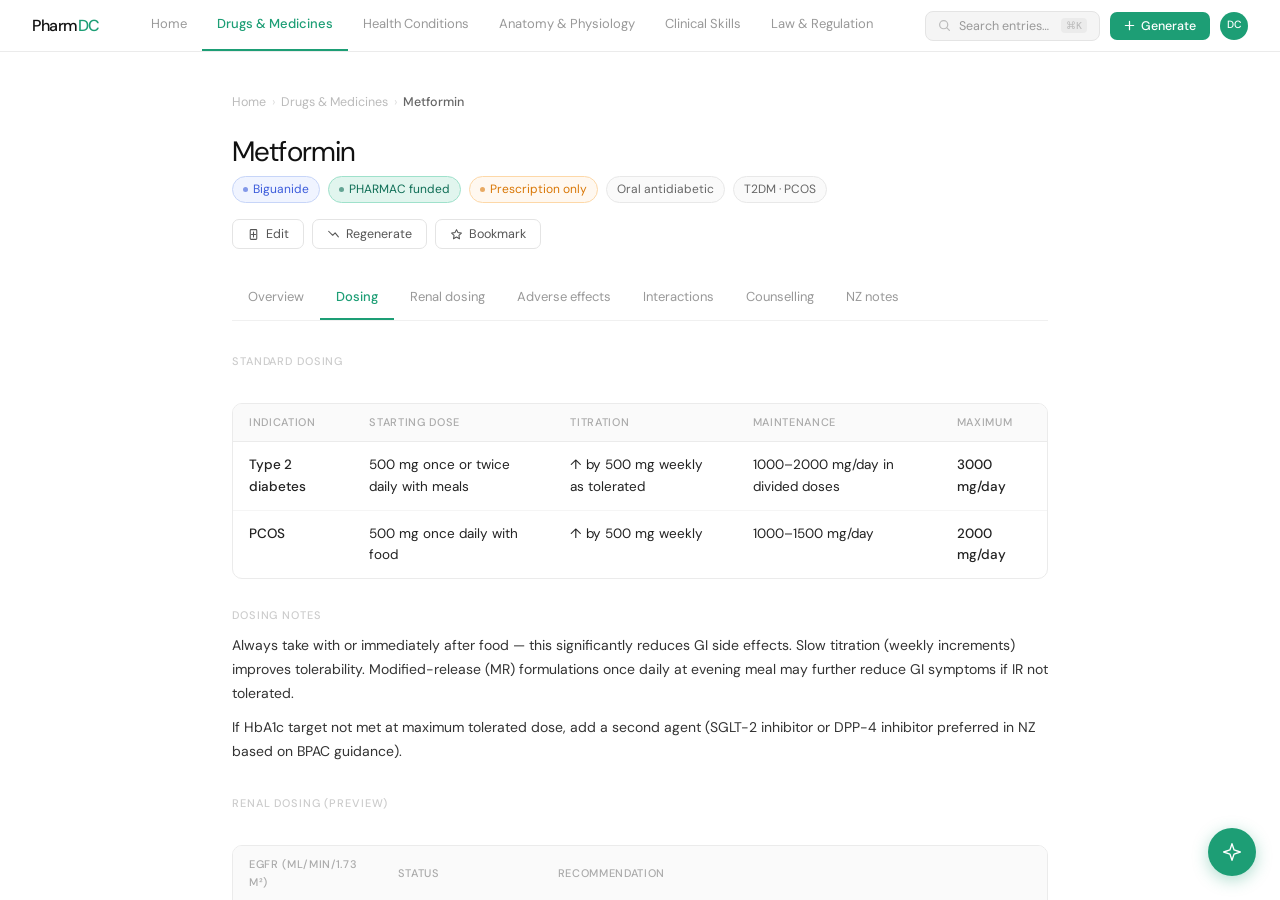
<file: designs/concept-d-drug.html>
<!DOCTYPE html>
<html lang="en">
<head>
  <meta charset="UTF-8">
  <meta name="viewport" content="width=device-width, initial-scale=1.0">
  <title>PharmDC — Metformin</title>
  <link rel="preconnect" href="https://fonts.googleapis.com">
  <link href="https://fonts.googleapis.com/css2?family=DM+Sans:opsz,wght@9..40,300;9..40,400;9..40,500&display=swap" rel="stylesheet">
  <style>
    *, *::before, *::after { box-sizing: border-box; margin: 0; padding: 0; }
    body {
      font-family: 'DM Sans', system-ui, sans-serif;
      font-size: 14px;
      line-height: 1.6;
      background: #fff;
      color: #111;
      -webkit-font-smoothing: antialiased;
      height: 100vh;
      overflow: hidden;
      display: flex;
      flex-direction: column;
    }

    /* ── TOP NAV ── */
    .topnav {
      height: 52px;
      background: #fff;
      border-bottom: 0.5px solid #ebebeb;
      display: flex;
      align-items: center;
      padding: 0 32px;
      flex-shrink: 0;
      z-index: 20;
    }
    .brand { font-size: 16px; font-weight: 500; letter-spacing: -0.03em; color: #111; margin-right: 36px; flex-shrink: 0; }
    .brand span { color: #1D9E75; }
    .nav-tabs { display: flex; align-items: stretch; height: 100%; flex: 1; }
    .nav-tab {
      display: flex; align-items: center; padding: 0 15px;
      font-size: 13px; color: #999; text-decoration: none;
      border-bottom: 2px solid transparent;
      transition: color 0.1s, border-color 0.12s; cursor: pointer; white-space: nowrap;
    }
    .nav-tab:hover { color: #333; }
    .nav-tab.active { color: #1D9E75; font-weight: 500; border-bottom-color: #1D9E75; }
    .topnav-right { display: flex; align-items: center; gap: 10px; margin-left: auto; }
    .cmd-btn {
      display: inline-flex; align-items: center; gap: 8px; padding: 6px 12px;
      background: #f5f5f5; border: 0.5px solid #e4e4e4; border-radius: 8px;
      font-family: inherit; font-size: 12.5px; color: #999; cursor: pointer;
      min-width: 175px; transition: background 0.1s;
    }
    .cmd-btn:hover { background: #efefef; }
    .cmd-shortcut { margin-left: auto; background: #ebebeb; border-radius: 4px; padding: 1px 5px; font-size: 10px; color: #bbb; font-weight: 500; }
    .btn-generate {
      display: inline-flex; align-items: center; gap: 6px; padding: 6px 14px;
      background: #1D9E75; color: #fff; border: none; border-radius: 7px;
      font-family: inherit; font-size: 12.5px; font-weight: 500; cursor: pointer; transition: background 0.15s;
    }
    .btn-generate:hover { background: #0F6E56; }
    .avatar { width: 28px; height: 28px; border-radius: 50%; background: #1D9E75; color: #fff; font-size: 10.5px; font-weight: 500; display: flex; align-items: center; justify-content: center; cursor: pointer; }

    /* ── MAIN ── */
    .main { flex: 1; overflow-y: auto; }
    .content-wrap { max-width: 880px; margin: 0 auto; padding: 40px 32px 80px; }

    /* Breadcrumb */
    .breadcrumb {
      display: flex; align-items: center; gap: 6px;
      font-size: 12.5px; color: #bbb; margin-bottom: 24px;
    }
    .breadcrumb a { color: #bbb; text-decoration: none; transition: color 0.1s; }
    .breadcrumb a:hover { color: #1D9E75; }
    .breadcrumb-sep { color: #ddd; }
    .breadcrumb-current { color: #666; font-weight: 500; }

    /* Entry header */
    .entry-header { margin-bottom: 28px; }
    .entry-title {
      font-size: 28px; font-weight: 400; color: #111;
      letter-spacing: -0.03em; line-height: 1.15; margin-bottom: 8px;
    }
    .entry-meta {
      display: flex; align-items: center; flex-wrap: wrap; gap: 8px;
    }
    .meta-tag {
      display: inline-flex; align-items: center; gap: 5px;
      font-size: 12px; padding: 3px 10px; border-radius: 20px;
      border: 0.5px solid #e8e8e8; color: #666; background: #fafafa;
    }
    .meta-tag.funded { background: #E1F5EE; border-color: #9FE1CB; color: #0F6E56; }
    .meta-tag.class  { background: #f0f4ff; border-color: #c7d5f8; color: #3b5bdb; }
    .meta-tag.rx     { background: #fff8f0; border-color: #fdd8a8; color: #d97706; }
    .meta-dot { width: 5px; height: 5px; border-radius: 50%; background: currentColor; opacity: 0.6; }

    /* Action buttons */
    .entry-actions {
      display: flex; align-items: center; gap: 8px; margin-top: 16px;
    }
    .btn-action {
      display: inline-flex; align-items: center; gap: 6px;
      padding: 6px 14px; background: #fff; border: 0.5px solid #e4e4e4;
      border-radius: 7px; font-family: inherit; font-size: 12.5px; color: #555;
      cursor: pointer; transition: background 0.1s, border-color 0.1s;
    }
    .btn-action:hover { background: #f8f8f8; border-color: #ccc; }

    /* Tab strip */
    .tab-strip {
      display: flex; gap: 0; border-bottom: 0.5px solid #f0f0f0;
      margin-bottom: 32px; overflow-x: auto;
    }
    .tab-strip::-webkit-scrollbar { display: none; }
    .tab {
      padding: 10px 16px; font-size: 13px; color: #999; cursor: pointer;
      border-bottom: 2px solid transparent; white-space: nowrap;
      transition: color 0.1s, border-color 0.12s; text-decoration: none;
    }
    .tab:hover { color: #444; }
    .tab.active { color: #1D9E75; font-weight: 500; border-bottom-color: #1D9E75; }

    /* ── CONTENT SECTIONS ── */

    /* Overview prose */
    .prose-section { margin-bottom: 32px; }
    .prose-label {
      font-size: 11px; font-weight: 500; color: #ccc;
      letter-spacing: 0.08em; text-transform: uppercase; margin-bottom: 10px;
    }
    .prose-body { font-size: 14px; color: #333; line-height: 1.7; }
    .prose-body p { margin-bottom: 10px; }
    .prose-body p:last-child { margin-bottom: 0; }

    /* Key facts row */
    .key-facts {
      display: grid; grid-template-columns: repeat(3, 1fr);
      gap: 1px; background: #f0f0f0; border: 0.5px solid #f0f0f0;
      border-radius: 10px; overflow: hidden; margin-bottom: 28px;
    }
    .fact-cell { background: #fff; padding: 14px 18px; }
    .fact-label { font-size: 10.5px; color: #bbb; letter-spacing: 0.05em; text-transform: uppercase; margin-bottom: 4px; }
    .fact-value { font-size: 13.5px; font-weight: 500; color: #111; }

    /* Dosing table */
    .table-wrap {
      border: 0.5px solid #ebebeb; border-radius: 10px;
      overflow: hidden; margin-bottom: 28px;
    }
    .data-table { width: 100%; border-collapse: collapse; }
    .data-table thead tr { background: #fafafa; }
    .data-table th {
      padding: 10px 16px; text-align: left;
      font-size: 11px; font-weight: 500; color: #aaa;
      letter-spacing: 0.06em; text-transform: uppercase;
      border-bottom: 0.5px solid #ebebeb;
    }
    .data-table td {
      padding: 12px 16px; font-size: 13.5px; color: #222;
      border-bottom: 0.5px solid #f5f5f5; vertical-align: top;
    }
    .data-table tr:last-child td { border-bottom: none; }
    .data-table tbody tr:hover td { background: #fafffe; }
    .td-muted { color: #888; font-size: 13px; }
    .td-bold { font-weight: 500; }

    /* Renal dosing traffic-light */
    .renal-table { width: 100%; border-collapse: collapse; }
    .renal-table thead tr { background: #fafafa; }
    .renal-table th {
      padding: 10px 16px; text-align: left;
      font-size: 11px; font-weight: 500; color: #aaa;
      letter-spacing: 0.06em; text-transform: uppercase;
      border-bottom: 0.5px solid #ebebeb;
    }
    .renal-table td {
      padding: 12px 16px; font-size: 13.5px; color: #222;
      border-bottom: 0.5px solid #f5f5f5; vertical-align: middle;
    }
    .renal-table tr:last-child td { border-bottom: none; }

    .tl-cell { display: flex; align-items: center; gap: 10px; }
    .tl-dot {
      width: 10px; height: 10px; border-radius: 50%; flex-shrink: 0;
    }
    .tl-green  { background: #22c55e; }
    .tl-amber  { background: #f59e0b; }
    .tl-orange { background: #f97316; }
    .tl-red    { background: #ef4444; }

    .tl-badge {
      display: inline-block; font-size: 11.5px; font-weight: 500;
      padding: 2px 9px; border-radius: 4px;
    }
    .badge-green  { background: #dcfce7; color: #166534; }
    .badge-amber  { background: #fef9c3; color: #854d0e; }
    .badge-orange { background: #ffedd5; color: #9a3412; }
    .badge-red    { background: #fee2e2; color: #991b1b; }

    /* Adverse effects */
    .ae-grid { display: grid; grid-template-columns: 1fr 1fr; gap: 12px; margin-bottom: 28px; }
    .ae-card {
      border: 0.5px solid #ebebeb; border-radius: 10px; padding: 16px 18px;
    }
    .ae-card-title {
      font-size: 12px; font-weight: 500; color: #888;
      letter-spacing: 0.04em; text-transform: uppercase; margin-bottom: 10px;
    }
    .ae-card.serious .ae-card-title { color: #c0392b; }
    .ae-list { list-style: none; }
    .ae-list li {
      font-size: 13.5px; color: #333; padding: 4px 0;
      border-bottom: 0.5px solid #f5f5f5; display: flex; gap: 8px; align-items: baseline;
    }
    .ae-list li:last-child { border-bottom: none; }
    .ae-list li::before { content: '—'; color: #ddd; flex-shrink: 0; font-size: 12px; }

    /* Counselling */
    .counsel-list { list-style: none; }
    .counsel-list li {
      display: flex; gap: 12px; align-items: baseline;
      padding: 10px 0; border-bottom: 0.5px solid #f5f5f5;
      font-size: 14px; color: #333; line-height: 1.55;
    }
    .counsel-list li:last-child { border-bottom: none; }
    .counsel-num {
      font-size: 11px; font-weight: 500; color: #1D9E75;
      background: #E1F5EE; border-radius: 50%; width: 20px; height: 20px;
      display: flex; align-items: center; justify-content: center; flex-shrink: 0;
    }

    /* NZ callout */
    .nz-callout {
      background: #f0faf6; border: 0.5px solid #9FE1CB;
      border-radius: 10px; padding: 18px 20px; margin-bottom: 16px;
    }
    .nz-callout-title {
      font-size: 12px; font-weight: 500; color: #0F6E56;
      letter-spacing: 0.04em; text-transform: uppercase; margin-bottom: 10px;
      display: flex; align-items: center; gap: 6px;
    }
    .nz-callout-body { font-size: 13.5px; color: #1a3d2e; line-height: 1.6; }
    .nz-callout-body p { margin-bottom: 8px; }
    .nz-callout-body p:last-child { margin-bottom: 0; }

    .funding-chips { display: flex; flex-wrap: wrap; gap: 6px; margin-top: 10px; }
    .funding-chip {
      font-size: 12px; padding: 3px 10px; border-radius: 20px; font-weight: 500;
    }
    .chip-funded   { background: #E1F5EE; color: #0F6E56; border: 0.5px solid #9FE1CB; }
    .chip-sa       { background: #fef9c3; color: #854d0e; border: 0.5px solid #fde047; }
    .chip-rx       { background: #fff8f0; color: #d97706; border: 0.5px solid #fdd8a8; }


    /* ── AI WIDGET (shared) ── */
    .ai-trigger {
      position: fixed; bottom: 24px; right: 24px; width: 48px; height: 48px;
      border-radius: 50%; background: #1D9E75; border: none; cursor: pointer;
      display: flex; align-items: center; justify-content: center;
      box-shadow: 0 4px 16px rgba(29,158,117,0.35);
      transition: background 0.15s, transform 0.15s; z-index: 100;
    }
    .ai-trigger:hover { background: #0F6E56; transform: scale(1.06); }
    .ai-trigger.open { background: #0F6E56; transform: rotate(45deg); }
    .ai-panel {
      position: fixed; bottom: 84px; right: 24px; width: 340px; height: 460px;
      background: #fff; border: 0.5px solid #e4e4e4; border-radius: 14px;
      box-shadow: 0 12px 40px rgba(0,0,0,0.12); display: flex; flex-direction: column;
      z-index: 99; overflow: hidden;
      opacity: 0; transform: translateY(12px) scale(0.97); pointer-events: none;
      transition: opacity 0.2s cubic-bezier(0.4,0,0.2,1), transform 0.2s cubic-bezier(0.4,0,0.2,1);
    }
    .ai-panel.open { opacity: 1; transform: translateY(0) scale(1); pointer-events: all; }
    .ai-header { padding: 13px 15px 11px; border-bottom: 0.5px solid #f0f0f0; display: flex; align-items: center; gap: 10px; flex-shrink: 0; }
    .ai-header-icon { width: 28px; height: 28px; border-radius: 8px; background: #E1F5EE; display: flex; align-items: center; justify-content: center; flex-shrink: 0; }
    .ai-header-text { flex: 1; }
    .ai-header-title { font-size: 13px; font-weight: 500; color: #111; line-height: 1.2; }
    .ai-header-sub { font-size: 11px; color: #bbb; }
    .ai-close { width: 24px; height: 24px; border: none; background: none; cursor: pointer; color: #ccc; font-size: 18px; display: flex; align-items: center; justify-content: center; border-radius: 4px; transition: color 0.1s; padding: 0; line-height: 1; }
    .ai-close:hover { color: #888; background: #f5f5f5; }
    .ai-messages { flex: 1; overflow-y: auto; padding: 13px 13px 6px; display: flex; flex-direction: column; gap: 10px; }
    .msg { display: flex; gap: 8px; align-items: flex-start; }
    .msg.user { flex-direction: row-reverse; }
    .msg-avatar { width: 24px; height: 24px; border-radius: 50%; flex-shrink: 0; display: flex; align-items: center; justify-content: center; font-size: 10px; font-weight: 500; margin-top: 2px; }
    .msg.assistant .msg-avatar { background: #E1F5EE; color: #1D9E75; }
    .msg.user .msg-avatar { background: #1D9E75; color: #fff; }
    .msg-bubble { max-width: 82%; padding: 9px 12px; border-radius: 10px; font-size: 13px; line-height: 1.5; }
    .msg.assistant .msg-bubble { background: #f7f7f7; color: #1a1a1a; border-radius: 10px 10px 10px 3px; }
    .msg.user .msg-bubble { background: #1D9E75; color: #fff; border-radius: 10px 10px 3px 10px; }
    .msg-source { font-size: 10.5px; color: #bbb; margin-top: 4px; display: flex; align-items: center; gap: 4px; flex-wrap: wrap; }
    .source-chip { background: #f0f0f0; border-radius: 4px; padding: 1px 6px; color: #888; font-size: 10px; }
    .ai-suggestions { padding: 0 13px 8px; display: flex; flex-wrap: wrap; gap: 6px; flex-shrink: 0; }
    .sugg-chip { display: inline-block; padding: 5px 10px; background: #f5f5f5; border: 0.5px solid #e8e8e8; border-radius: 20px; font-size: 11.5px; color: #666; cursor: pointer; font-family: inherit; transition: background 0.1s, border-color 0.1s, color 0.1s; white-space: nowrap; }
    .sugg-chip:hover { background: #E1F5EE; border-color: #1D9E75; color: #0F6E56; }
    .ai-input-row { padding: 9px 12px; border-top: 0.5px solid #f0f0f0; display: flex; align-items: center; gap: 8px; flex-shrink: 0; }
    .ai-input { flex: 1; border: 0.5px solid #e4e4e4; border-radius: 8px; padding: 8px 12px; font-family: inherit; font-size: 13px; color: #111; outline: none; background: #f9f9f9; transition: border-color 0.15s; }
    .ai-input:focus { border-color: #1D9E75; background: #fff; }
    .ai-input::placeholder { color: #ccc; }
    .ai-send { width: 32px; height: 32px; border-radius: 8px; background: #1D9E75; border: none; cursor: pointer; display: flex; align-items: center; justify-content: center; flex-shrink: 0; transition: background 0.15s; }
    .ai-send:hover { background: #0F6E56; }
  </style>
</head>
<body>

  <!-- TOP NAV -->
  <nav class="topnav">
    <div class="brand">Pharm<span>DC</span></div>
    <div class="nav-tabs">
      <a class="nav-tab" href="concept-d.html">Home</a>
      <a class="nav-tab active" href="#">Drugs &amp; Medicines</a>
      <a class="nav-tab" href="concept-d-condition.html">Health Conditions</a>
      <a class="nav-tab" href="#">Anatomy &amp; Physiology</a>
      <a class="nav-tab" href="#">Clinical Skills</a>
      <a class="nav-tab" href="#">Law &amp; Regulation</a>
    </div>
    <div class="topnav-right">
      <button class="cmd-btn">
        <svg width="13" height="13" viewBox="0 0 16 16" fill="none"><circle cx="7" cy="7" r="5" stroke="#bbb" stroke-width="1.5"/><path d="M11 11l3 3" stroke="#bbb" stroke-width="1.5" stroke-linecap="round"/></svg>
        Search entries…
        <span class="cmd-shortcut">⌘K</span>
      </button>
      <button class="btn-generate">
        <svg width="11" height="11" viewBox="0 0 16 16" fill="none"><path d="M8 2v12M2 8h12" stroke="#fff" stroke-width="1.8" stroke-linecap="round"/></svg>
        Generate
      </button>
      <div class="avatar">DC</div>
    </div>
  </nav>

  <!-- MAIN -->
  <main class="main">
    <div class="content-wrap">

      <!-- Breadcrumb -->
      <div class="breadcrumb">
        <a href="concept-d.html">Home</a>
        <span class="breadcrumb-sep">›</span>
        <a href="#">Drugs &amp; Medicines</a>
        <span class="breadcrumb-sep">›</span>
        <span class="breadcrumb-current">Metformin</span>
      </div>

      <!-- Entry header -->
      <div class="entry-header">
        <div class="entry-title">Metformin</div>
        <div class="entry-meta">
          <span class="meta-tag class"><span class="meta-dot"></span>Biguanide</span>
          <span class="meta-tag funded"><span class="meta-dot"></span>PHARMAC funded</span>
          <span class="meta-tag rx"><span class="meta-dot"></span>Prescription only</span>
          <span class="meta-tag">Oral antidiabetic</span>
          <span class="meta-tag">T2DM · PCOS</span>
        </div>
        <div class="entry-actions">
          <button class="btn-action">
            <svg width="13" height="13" viewBox="0 0 16 16" fill="none"><path d="M11 2H5a1 1 0 00-1 1v10a1 1 0 001 1h6a1 1 0 001-1V3a1 1 0 00-1-1z" stroke="currentColor" stroke-width="1.3"/><path d="M8 5v6M5.5 8h5" stroke="currentColor" stroke-width="1.3" stroke-linecap="round"/></svg>
            Edit
          </button>
          <button class="btn-action">
            <svg width="13" height="13" viewBox="0 0 16 16" fill="none"><path d="M2 4l5 5 3-3 4 5" stroke="currentColor" stroke-width="1.3" stroke-linecap="round" stroke-linejoin="round"/></svg>
            Regenerate
          </button>
          <button class="btn-action">
            <svg width="13" height="13" viewBox="0 0 16 16" fill="none"><path d="M8 2l1.8 3.6L14 6.3l-3 2.9.7 4.1L8 11.1l-3.7 2.2.7-4.1-3-2.9 4.2-.7z" stroke="currentColor" stroke-width="1.3" stroke-linejoin="round"/></svg>
            Bookmark
          </button>
        </div>
      </div>

      <!-- Tab strip — showing Dosing as active -->
      <div class="tab-strip" id="tabStrip">
        <a class="tab" data-tab="overview" href="#">Overview</a>
        <a class="tab active" data-tab="dosing" href="#">Dosing</a>
        <a class="tab" data-tab="renal" href="#">Renal dosing</a>
        <a class="tab" data-tab="ae" href="#">Adverse effects</a>
        <a class="tab" data-tab="interactions" href="#">Interactions</a>
        <a class="tab" data-tab="counselling" href="#">Counselling</a>
        <a class="tab" data-tab="nz" href="#">NZ notes</a>
      </div>

      <!-- OVERVIEW TAB (hidden by default) -->
      <div id="tab-overview" class="tab-content" style="display:none">
        <div class="key-facts">
          <div class="fact-cell">
            <div class="fact-label">Drug class</div>
            <div class="fact-value">Biguanide</div>
          </div>
          <div class="fact-cell">
            <div class="fact-label">Mechanism</div>
            <div class="fact-value">AMPK activation → ↓ hepatic gluconeogenesis</div>
          </div>
          <div class="fact-cell">
            <div class="fact-label">Clinical role</div>
            <div class="fact-value">First-line T2DM; also used in PCOS</div>
          </div>
        </div>
        <div class="prose-section">
          <div class="prose-label">Mechanism of action</div>
          <div class="prose-body">
            <p>Metformin activates AMP-activated protein kinase (AMPK) in hepatocytes, primarily suppressing hepatic glucose output (gluconeogenesis and glycogenolysis). Unlike sulfonylureas, it does not stimulate insulin secretion and therefore does not cause hypoglycaemia as monotherapy.</p>
            <p>It also improves peripheral insulin sensitivity in muscle and adipose tissue, and modestly reduces intestinal glucose absorption. The net effect is a reduction in fasting plasma glucose and HbA1c without weight gain.</p>
          </div>
        </div>
        <div class="prose-section">
          <div class="prose-label">Clinical role</div>
          <div class="prose-body">
            <p>First-line pharmacotherapy for type 2 diabetes mellitus in most guidelines including BPAC NZ. Cardiovascular outcome data (UKPDS) supports reduction in macrovascular events in overweight patients. Also used off-label (and funded in NZ) for polycystic ovarian syndrome (PCOS) where it improves insulin resistance and may restore ovulation.</p>
          </div>
        </div>
      </div>

      <!-- DOSING TAB (visible by default) -->
      <div id="tab-dosing" class="tab-content">
        <div class="prose-section">
          <div class="prose-label">Standard dosing</div>
        </div>
        <div class="table-wrap">
          <table class="data-table">
            <thead>
              <tr>
                <th>Indication</th>
                <th>Starting dose</th>
                <th>Titration</th>
                <th>Maintenance</th>
                <th>Maximum</th>
              </tr>
            </thead>
            <tbody>
              <tr>
                <td class="td-bold">Type 2 diabetes</td>
                <td>500 mg once or twice daily with meals</td>
                <td>↑ by 500 mg weekly as tolerated</td>
                <td>1000–2000 mg/day in divided doses</td>
                <td class="td-bold">3000 mg/day</td>
              </tr>
              <tr>
                <td class="td-bold">PCOS</td>
                <td>500 mg once daily with food</td>
                <td>↑ by 500 mg weekly</td>
                <td>1000–1500 mg/day</td>
                <td class="td-bold">2000 mg/day</td>
              </tr>
            </tbody>
          </table>
        </div>

        <div class="prose-section">
          <div class="prose-label">Dosing notes</div>
          <div class="prose-body">
            <p>Always take with or immediately after food — this significantly reduces GI side effects. Slow titration (weekly increments) improves tolerability. Modified-release (MR) formulations once daily at evening meal may further reduce GI symptoms if IR not tolerated.</p>
            <p>If HbA1c target not met at maximum tolerated dose, add a second agent (SGLT-2 inhibitor or DPP-4 inhibitor preferred in NZ based on BPAC guidance).</p>
          </div>
        </div>

        <div class="prose-section">
          <div class="prose-label">Renal dosing (preview)</div>
        </div>
        <div class="table-wrap">
          <table class="renal-table">
            <thead>
              <tr>
                <th>eGFR (mL/min/1.73 m²)</th>
                <th>Status</th>
                <th>Recommendation</th>
              </tr>
            </thead>
            <tbody>
              <tr>
                <td>≥ 60</td>
                <td><div class="tl-cell"><div class="tl-dot tl-green"></div><span class="tl-badge badge-green">Use normally</span></div></td>
                <td class="td-muted">Full dose. No adjustment required.</td>
              </tr>
              <tr>
                <td>45–59</td>
                <td><div class="tl-cell"><div class="tl-dot tl-amber"></div><span class="tl-badge badge-amber">Caution</span></div></td>
                <td class="td-muted">Continue, but monitor renal function more frequently (3–6 monthly). Avoid in acute illness.</td>
              </tr>
              <tr>
                <td>30–44</td>
                <td><div class="tl-cell"><div class="tl-dot tl-orange"></div><span class="tl-badge badge-orange">Reduce dose</span></div></td>
                <td class="td-muted">Maximum 1000 mg/day. Increased monitoring required. Withhold if acute illness or procedures.</td>
              </tr>
              <tr>
                <td>&lt; 30</td>
                <td><div class="tl-cell"><div class="tl-dot tl-red"></div><span class="tl-badge badge-red">Contraindicated</span></div></td>
                <td class="td-muted">Do not use. Risk of metformin accumulation and lactic acidosis.</td>
              </tr>
            </tbody>
          </table>
        </div>
      </div>

      <!-- ADVERSE EFFECTS TAB (hidden) -->
      <div id="tab-ae" class="tab-content" style="display:none">
        <div class="ae-grid">
          <div class="ae-card">
            <div class="ae-card-title">Common</div>
            <ul class="ae-list">
              <li>Nausea, vomiting, diarrhoea (usually transient)</li>
              <li>Abdominal discomfort, bloating</li>
              <li>Metallic taste</li>
              <li>Reduced appetite (sometimes desired)</li>
              <li>Vitamin B12 deficiency with long-term use</li>
            </ul>
          </div>
          <div class="ae-card serious">
            <div class="ae-card-title">Serious</div>
            <ul class="ae-list">
              <li>Lactic acidosis (rare; risk ↑ with renal impairment)</li>
              <li>Severe B12 deficiency (megaloblastic anaemia)</li>
            </ul>
          </div>
        </div>
      </div>

      <!-- COUNSELLING TAB (hidden) -->
      <div id="tab-counselling" class="tab-content" style="display:none">
        <ul class="counsel-list">
          <li><span class="counsel-num">1</span>Take with or immediately after food to reduce stomach upset.</li>
          <li><span class="counsel-num">2</span>Start low and increase slowly — the first few weeks may cause some nausea, which usually settles.</li>
          <li><span class="counsel-num">3</span>This medicine does not cause low blood sugars on its own. If taking with other diabetes medicines, know the signs of hypoglycaemia.</li>
          <li><span class="counsel-num">4</span>If you need to have a CT scan with contrast dye, tell the radiology team — you may need to stop metformin temporarily.</li>
          <li><span class="counsel-num">5</span>During any serious illness, surgery, or if you cannot eat or drink, hold metformin and seek advice.</li>
          <li><span class="counsel-num">6</span>Long-term use can reduce vitamin B12 absorption. A blood test to check levels is recommended every 1–2 years.</li>
          <li><span class="counsel-num">7</span>Continue even when blood sugars are good — this medicine works continuously to keep them that way.</li>
        </ul>
      </div>

      <!-- NZ NOTES TAB (hidden) -->
      <div id="tab-nz" class="tab-content" style="display:none">
        <div class="nz-callout">
          <div class="nz-callout-title">
            <svg width="13" height="13" viewBox="0 0 16 16" fill="none"><circle cx="8" cy="8" r="6" stroke="#0F6E56" stroke-width="1.4"/><path d="M8 5v3.5L10 10" stroke="#0F6E56" stroke-width="1.4" stroke-linecap="round"/></svg>
            NZ-specific information
          </div>
          <div class="nz-callout-body">
            <p><strong>PHARMAC funding:</strong> Metformin IR and MR are fully funded on the Community Pharmaceutical Schedule with no Special Authority required for T2DM. PCOS use is funded under Special Authority (SA criteria apply).</p>
            <p><strong>Available formulations:</strong> Metformin IR 500 mg, 850 mg tablets; Metformin MR 500 mg tablets (once-daily dosing). Brands: Mylan, Apotex, and others.</p>
            <p><strong>NZ scheduling:</strong> Prescription Medicine (Part I). Cannot be supplied without a prescription.</p>
            <p><strong>BPAC NZ guidance:</strong> Preferred first-line agent for T2DM. Continue in combination therapy. Review HbA1c at 3 months post-initiation; if target not met, add SGLT-2i (empagliflozin/dapagliflozin) or DPP-4i per BPAC algorithm.</p>
          </div>
          <div class="funding-chips">
            <span class="funding-chip chip-funded">Funded (T2DM)</span>
            <span class="funding-chip chip-sa">SA required (PCOS)</span>
            <span class="funding-chip chip-rx">Prescription only</span>
          </div>
        </div>
      </div>

    </div>
  </main>


  <!-- AI WIDGET -->
  <button class="ai-trigger" id="aiTrigger">
    <svg width="20" height="20" viewBox="0 0 24 24" fill="none">
      <path d="M12 2L9.5 9.5L2 12L9.5 14.5L12 22L14.5 14.5L22 12L14.5 9.5L12 2Z" stroke="#fff" stroke-width="1.6" stroke-linejoin="round"/>
    </svg>
  </button>
  <div class="ai-panel" id="aiPanel">
    <div class="ai-header">
      <div class="ai-header-icon">
        <svg width="14" height="14" viewBox="0 0 24 24" fill="none"><path d="M12 2L9.5 9.5L2 12L9.5 14.5L12 22L14.5 14.5L22 12L14.5 9.5L12 2Z" stroke="#1D9E75" stroke-width="1.8" stroke-linejoin="round"/></svg>
      </div>
      <div class="ai-header-text">
        <div class="ai-header-title">PharmDC AI</div>
        <div class="ai-header-sub">Viewing: Metformin</div>
      </div>
      <button class="ai-close" id="aiClose">×</button>
    </div>
    <div class="ai-messages">
      <div class="msg assistant">
        <div class="msg-avatar">AI</div>
        <div>
          <div class="msg-bubble">You're viewing Metformin. I can answer questions about this entry or search across your whole knowledge base.</div>
        </div>
      </div>
    </div>
    <div class="ai-suggestions">
      <span class="sugg-chip">Compare with glipizide</span>
      <span class="sugg-chip">Metformin in pregnancy</span>
      <span class="sugg-chip">Sick day rules</span>
    </div>
    <div class="ai-input-row">
      <input class="ai-input" type="text" placeholder="Ask about this entry…">
      <button class="ai-send">
        <svg width="14" height="14" viewBox="0 0 16 16" fill="none"><path d="M2 8h12M10 4l4 4-4 4" stroke="#fff" stroke-width="1.5" stroke-linecap="round" stroke-linejoin="round"/></svg>
      </button>
    </div>
  </div>

  <script>
    // Tab switching
    document.querySelectorAll('.tab').forEach(tab => {
      tab.addEventListener('click', e => {
        e.preventDefault();
        const name = tab.dataset.tab;
        document.querySelectorAll('.tab').forEach(t => t.classList.remove('active'));
        document.querySelectorAll('.tab-content').forEach(c => c.style.display = 'none');
        tab.classList.add('active');
        const el = document.getElementById('tab-' + name);
        if (el) el.style.display = 'block';
      });
    });

    // AI widget
    const trigger = document.getElementById('aiTrigger');
    const panel   = document.getElementById('aiPanel');
    document.getElementById('aiClose').addEventListener('click', () => { panel.classList.remove('open'); trigger.classList.remove('open'); });
    trigger.addEventListener('click', () => { panel.classList.toggle('open'); trigger.classList.toggle('open'); });
  </script>
</body>
</html>
</file>
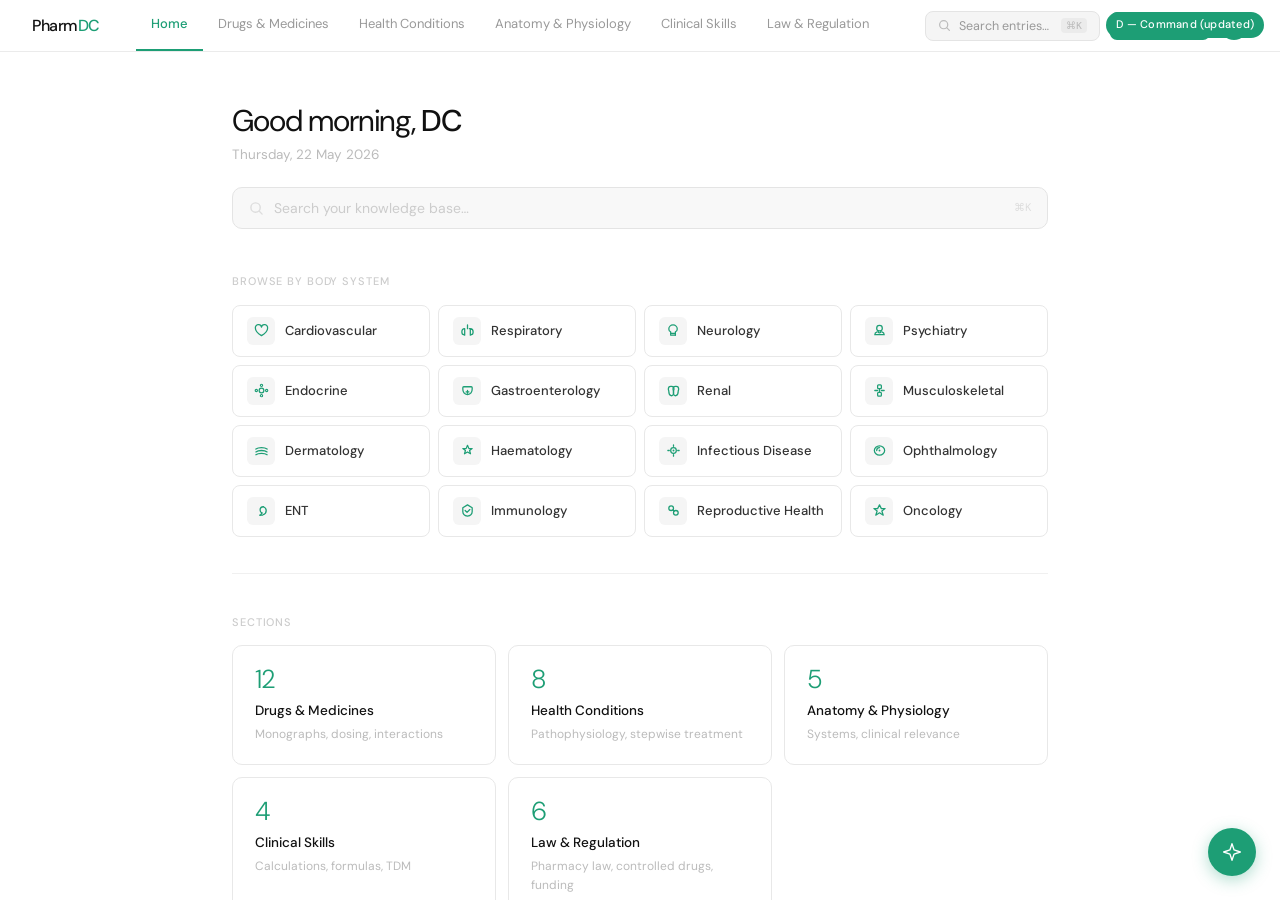
<file: designs/concept-d.html>
<!DOCTYPE html>
<html lang="en">
<head>
  <meta charset="UTF-8">
  <meta name="viewport" content="width=device-width, initial-scale=1.0">
  <title>PharmDC — Concept D: Command</title>
  <link rel="preconnect" href="https://fonts.googleapis.com">
  <link href="https://fonts.googleapis.com/css2?family=DM+Sans:opsz,wght@9..40,300;9..40,400;9..40,500&display=swap" rel="stylesheet">
  <style>
    *, *::before, *::after { box-sizing: border-box; margin: 0; padding: 0; }
    body {
      font-family: 'DM Sans', system-ui, sans-serif;
      font-size: 14px;
      line-height: 1.6;
      background: #ffffff;
      color: #111;
      -webkit-font-smoothing: antialiased;
      height: 100vh;
      overflow: hidden;
      display: flex;
      flex-direction: column;
    }

    .concept-label {
      position: fixed;
      top: 12px;
      right: 16px;
      background: #1D9E75;
      color: #fff;
      font-size: 11px;
      font-weight: 500;
      padding: 4px 10px;
      border-radius: 20px;
      z-index: 9999;
      letter-spacing: 0.02em;
    }

    /* ── TOP NAV ── */
    .topnav {
      height: 52px;
      background: #fff;
      border-bottom: 0.5px solid #ebebeb;
      display: flex;
      align-items: center;
      padding: 0 32px;
      flex-shrink: 0;
      position: relative;
      z-index: 20;
    }

    .brand {
      font-size: 16px;
      font-weight: 500;
      letter-spacing: -0.03em;
      color: #111;
      margin-right: 36px;
      flex-shrink: 0;
    }
    .brand span { color: #1D9E75; }

    .nav-tabs {
      display: flex;
      align-items: stretch;
      height: 100%;
      gap: 0;
      flex: 1;
    }
    .nav-tab {
      display: flex;
      align-items: center;
      padding: 0 15px;
      font-size: 13px;
      color: #999;
      text-decoration: none;
      border-bottom: 2px solid transparent;
      transition: color 0.1s, border-color 0.12s;
      cursor: pointer;
      white-space: nowrap;
    }
    .nav-tab:hover { color: #333; }
    .nav-tab.active {
      color: #1D9E75;
      font-weight: 500;
      border-bottom-color: #1D9E75;
    }

    .topnav-right {
      display: flex;
      align-items: center;
      gap: 10px;
      margin-left: auto;
    }

    .cmd-btn {
      display: inline-flex;
      align-items: center;
      gap: 8px;
      padding: 6px 12px;
      background: #f5f5f5;
      border: 0.5px solid #e4e4e4;
      border-radius: 8px;
      font-family: inherit;
      font-size: 12.5px;
      color: #999;
      cursor: pointer;
      transition: background 0.1s, border-color 0.1s;
      min-width: 175px;
    }
    .cmd-btn:hover { background: #efefef; border-color: #d0d0d0; color: #555; }
    .cmd-shortcut {
      margin-left: auto;
      background: #ebebeb;
      border-radius: 4px;
      padding: 1px 5px;
      font-size: 10px;
      color: #bbb;
      font-weight: 500;
    }

    .btn-generate {
      display: inline-flex;
      align-items: center;
      gap: 6px;
      padding: 6px 14px;
      background: #1D9E75;
      color: #fff;
      border: none;
      border-radius: 7px;
      font-family: inherit;
      font-size: 12.5px;
      font-weight: 500;
      cursor: pointer;
      transition: background 0.15s;
    }
    .btn-generate:hover { background: #0F6E56; }

    .avatar {
      width: 28px;
      height: 28px;
      border-radius: 50%;
      background: #1D9E75;
      color: #fff;
      font-size: 10.5px;
      font-weight: 500;
      display: flex;
      align-items: center;
      justify-content: center;
      cursor: pointer;
      flex-shrink: 0;
    }

    /* ── MAIN ── */
    .main {
      flex: 1;
      overflow-y: auto;
      background: #fff;
    }

    .content-wrap {
      max-width: 880px;
      margin: 0 auto;
      padding: 52px 32px 80px;
    }

    /* Hero */
    .hero { margin-bottom: 44px; }
    .hero-greeting {
      font-size: 30px;
      font-weight: 400;
      color: #111;
      letter-spacing: -0.035em;
      line-height: 1.15;
    }
    .hero-greeting strong { font-weight: 500; }
    .hero-sub { font-size: 13.5px; color: #bbb; margin-top: 5px; }

    .search-bar {
      display: flex;
      align-items: center;
      gap: 10px;
      margin-top: 22px;
      background: #f8f8f8;
      border: 0.5px solid #e4e4e4;
      border-radius: 10px;
      padding: 11px 16px;
      transition: border-color 0.15s, background 0.15s;
    }
    .search-bar:hover { border-color: #ccc; background: #f4f4f4; }
    .search-bar input {
      flex: 1;
      border: none;
      background: none;
      font-family: inherit;
      font-size: 14px;
      color: #111;
      outline: none;
    }
    .search-bar input::placeholder { color: #ccc; }
    .search-bar-hint { font-size: 11px; color: #ddd; white-space: nowrap; }

    /* Body systems panel */
    .systems-panel {
      margin-bottom: 40px;
      padding-bottom: 36px;
      border-bottom: 0.5px solid #f0f0f0;
    }
    .systems-grid {
      display: grid;
      grid-template-columns: repeat(4, 1fr);
      gap: 8px;
    }
    .system-tile {
      display: flex;
      align-items: center;
      gap: 10px;
      padding: 11px 14px;
      background: #fff;
      border: 0.5px solid #e8e8e8;
      border-radius: 8px;
      text-decoration: none;
      cursor: pointer;
      transition: border-color 0.14s, background 0.14s, transform 0.12s;
    }
    .system-tile:hover {
      border-color: #1D9E75;
      background: #f8fdfb;
      transform: translateY(-1px);
    }
    .system-tile.active {
      border-color: #1D9E75;
      background: #E1F5EE;
    }
    .system-icon {
      width: 28px;
      height: 28px;
      border-radius: 6px;
      background: #f5f5f5;
      display: flex;
      align-items: center;
      justify-content: center;
      flex-shrink: 0;
      transition: background 0.14s;
    }
    .system-tile:hover .system-icon,
    .system-tile.active .system-icon {
      background: #E1F5EE;
    }
    .system-name {
      font-size: 13px;
      font-weight: 500;
      color: #333;
      line-height: 1.25;
    }
    .system-tile:hover .system-name,
    .system-tile.active .system-name {
      color: #0F6E56;
    }

    /* Section heading */
    .section-heading {
      font-size: 11px;
      font-weight: 500;
      color: #ccc;
      letter-spacing: 0.08em;
      text-transform: uppercase;
      margin-bottom: 14px;
    }

    /* Section tiles */
    .sections-grid {
      display: grid;
      grid-template-columns: repeat(3, 1fr);
      gap: 12px;
      margin-bottom: 48px;
    }
    .section-tile {
      border: 0.5px solid #e8e8e8;
      border-radius: 10px;
      padding: 20px 22px;
      cursor: pointer;
      transition: border-color 0.15s, transform 0.12s;
      text-decoration: none;
      display: block;
    }
    .section-tile:hover { border-color: #1D9E75; transform: translateY(-1px); }
    .tile-count {
      font-size: 26px;
      font-weight: 300;
      color: #1D9E75;
      letter-spacing: -0.04em;
      line-height: 1;
      margin-bottom: 8px;
    }
    .tile-name {
      font-size: 13.5px;
      font-weight: 500;
      color: #111;
      margin-bottom: 3px;
    }
    .tile-desc { font-size: 12px; color: #bbb; }

    /* Recent entries */
    .entry-row {
      display: flex;
      align-items: center;
      padding: 12px 0;
      border-bottom: 0.5px solid #f4f4f4;
      cursor: pointer;
      gap: 14px;
      transition: padding-left 0.12s;
    }
    .entry-row:hover { padding-left: 4px; }
    .entry-row:last-child { border-bottom: none; }
    .entry-name {
      flex: 1;
      font-size: 14px;
      font-weight: 500;
      color: #111;
      transition: color 0.1s;
    }
    .entry-row:hover .entry-name { color: #1D9E75; }
    .entry-type { font-size: 11.5px; color: #bbb; width: 110px; }
    .entry-time { font-size: 11.5px; color: #ccc; width: 70px; text-align: right; }
    .entry-chevron { color: #e0e0e0; font-size: 16px; transition: color 0.1s; }
    .entry-row:hover .entry-chevron { color: #1D9E75; }


    /* ══════════════════════════════════════
       AI AGENT WIDGET
    ══════════════════════════════════════ */
    .ai-trigger {
      position: fixed;
      bottom: 24px;
      right: 24px;
      width: 48px;
      height: 48px;
      border-radius: 50%;
      background: #1D9E75;
      border: none;
      cursor: pointer;
      display: flex;
      align-items: center;
      justify-content: center;
      box-shadow: 0 4px 16px rgba(29,158,117,0.35);
      transition: background 0.15s, transform 0.15s, box-shadow 0.15s;
      z-index: 100;
    }
    .ai-trigger:hover {
      background: #0F6E56;
      transform: scale(1.06);
      box-shadow: 0 6px 20px rgba(29,158,117,0.4);
    }
    .ai-trigger.open {
      background: #0F6E56;
      transform: rotate(45deg);
    }

    .ai-panel {
      position: fixed;
      bottom: 84px;
      right: 24px;
      width: 340px;
      height: 480px;
      background: #fff;
      border: 0.5px solid #e4e4e4;
      border-radius: 14px;
      box-shadow: 0 12px 40px rgba(0,0,0,0.12), 0 2px 8px rgba(0,0,0,0.06);
      display: flex;
      flex-direction: column;
      z-index: 99;
      overflow: hidden;
      opacity: 0;
      transform: translateY(12px) scale(0.97);
      pointer-events: none;
      transition: opacity 0.2s cubic-bezier(0.4,0,0.2,1), transform 0.2s cubic-bezier(0.4,0,0.2,1);
    }
    .ai-panel.open {
      opacity: 1;
      transform: translateY(0) scale(1);
      pointer-events: all;
    }

    /* Panel header */
    .ai-header {
      padding: 14px 16px 12px;
      border-bottom: 0.5px solid #f0f0f0;
      display: flex;
      align-items: center;
      gap: 10px;
      flex-shrink: 0;
    }
    .ai-header-icon {
      width: 28px;
      height: 28px;
      border-radius: 8px;
      background: #E1F5EE;
      display: flex;
      align-items: center;
      justify-content: center;
      flex-shrink: 0;
    }
    .ai-header-text { flex: 1; }
    .ai-header-title {
      font-size: 13.5px;
      font-weight: 500;
      color: #111;
      line-height: 1.2;
    }
    .ai-header-sub { font-size: 11px; color: #bbb; }
    .ai-close {
      width: 24px;
      height: 24px;
      border: none;
      background: none;
      cursor: pointer;
      color: #ccc;
      font-size: 18px;
      display: flex;
      align-items: center;
      justify-content: center;
      border-radius: 4px;
      transition: color 0.1s, background 0.1s;
      padding: 0;
      line-height: 1;
    }
    .ai-close:hover { color: #888; background: #f5f5f5; }

    /* Messages */
    .ai-messages {
      flex: 1;
      overflow-y: auto;
      padding: 14px 14px 8px;
      display: flex;
      flex-direction: column;
      gap: 10px;
      scroll-behavior: smooth;
    }
    .ai-messages::-webkit-scrollbar { width: 4px; }
    .ai-messages::-webkit-scrollbar-thumb { background: #eee; border-radius: 4px; }

    .msg { display: flex; gap: 8px; align-items: flex-start; }
    .msg.user { flex-direction: row-reverse; }

    .msg-avatar {
      width: 24px;
      height: 24px;
      border-radius: 50%;
      flex-shrink: 0;
      display: flex;
      align-items: center;
      justify-content: center;
      font-size: 10px;
      font-weight: 500;
      margin-top: 2px;
    }
    .msg.assistant .msg-avatar { background: #E1F5EE; color: #1D9E75; }
    .msg.user .msg-avatar { background: #1D9E75; color: #fff; }

    .msg-bubble {
      max-width: 80%;
      padding: 9px 12px;
      border-radius: 10px;
      font-size: 13px;
      line-height: 1.55;
    }
    .msg.assistant .msg-bubble {
      background: #f7f7f7;
      color: #1a1a1a;
      border-radius: 10px 10px 10px 3px;
    }
    .msg.user .msg-bubble {
      background: #1D9E75;
      color: #fff;
      border-radius: 10px 10px 3px 10px;
    }
    .msg-bubble strong { font-weight: 500; }
    .msg-bubble ul { margin: 6px 0 0 14px; }
    .msg-bubble li { margin-bottom: 3px; }
    .msg-source {
      font-size: 10.5px;
      color: #bbb;
      margin-top: 5px;
      display: flex;
      align-items: center;
      gap: 4px;
    }
    .source-chip {
      background: #f0f0f0;
      border-radius: 4px;
      padding: 1px 6px;
      color: #888;
      font-size: 10px;
    }

    /* Suggestion chips */
    .ai-suggestions {
      padding: 0 14px 10px;
      display: flex;
      flex-wrap: wrap;
      gap: 6px;
      flex-shrink: 0;
    }
    .sugg-chip {
      display: inline-block;
      padding: 5px 10px;
      background: #f5f5f5;
      border: 0.5px solid #e8e8e8;
      border-radius: 20px;
      font-size: 11.5px;
      color: #666;
      cursor: pointer;
      font-family: inherit;
      transition: background 0.1s, border-color 0.1s, color 0.1s;
      white-space: nowrap;
    }
    .sugg-chip:hover { background: #E1F5EE; border-color: #1D9E75; color: #0F6E56; }

    /* Input row */
    .ai-input-row {
      padding: 10px 12px;
      border-top: 0.5px solid #f0f0f0;
      display: flex;
      align-items: center;
      gap: 8px;
      flex-shrink: 0;
    }
    .ai-input {
      flex: 1;
      border: 0.5px solid #e4e4e4;
      border-radius: 8px;
      padding: 8px 12px;
      font-family: inherit;
      font-size: 13px;
      color: #111;
      outline: none;
      background: #f9f9f9;
      transition: border-color 0.15s, background 0.15s;
    }
    .ai-input:focus { border-color: #1D9E75; background: #fff; }
    .ai-input::placeholder { color: #ccc; }
    .ai-send {
      width: 32px;
      height: 32px;
      border-radius: 8px;
      background: #1D9E75;
      border: none;
      cursor: pointer;
      display: flex;
      align-items: center;
      justify-content: center;
      flex-shrink: 0;
      transition: background 0.15s;
    }
    .ai-send:hover { background: #0F6E56; }
  </style>
</head>
<body>
  <div class="concept-label">D — Command (updated)</div>

  <!-- TOP NAV -->
  <nav class="topnav">
    <div class="brand">Pharm<span>DC</span></div>

    <div class="nav-tabs">
      <a class="nav-tab active" href="#">Home</a>
      <a class="nav-tab" href="concept-d-drug.html">Drugs &amp; Medicines</a>
      <a class="nav-tab" href="concept-d-condition.html">Health Conditions</a>
      <a class="nav-tab" href="#">Anatomy &amp; Physiology</a>
      <a class="nav-tab" href="#">Clinical Skills</a>
      <a class="nav-tab" href="#">Law &amp; Regulation</a>
    </div>

    <div class="topnav-right">
      <button class="cmd-btn">
        <svg width="13" height="13" viewBox="0 0 16 16" fill="none">
          <circle cx="7" cy="7" r="5" stroke="#bbb" stroke-width="1.5"/>
          <path d="M11 11l3 3" stroke="#bbb" stroke-width="1.5" stroke-linecap="round"/>
        </svg>
        Search entries…
        <span class="cmd-shortcut">⌘K</span>
      </button>
      <button class="btn-generate">
        <svg width="11" height="11" viewBox="0 0 16 16" fill="none"><path d="M8 2v12M2 8h12" stroke="#fff" stroke-width="1.8" stroke-linecap="round"/></svg>
        Generate
      </button>
      <div class="avatar">DC</div>
    </div>
  </nav>

  <!-- MAIN -->
  <main class="main">
    <div class="content-wrap">

      <div class="hero">
        <div class="hero-greeting">Good morning, <strong>DC</strong></div>
        <div class="hero-sub">Thursday, 22 May 2026</div>
        <div class="search-bar">
          <svg width="15" height="15" viewBox="0 0 16 16" fill="none">
            <circle cx="7" cy="7" r="5" stroke="#ddd" stroke-width="1.5"/>
            <path d="M11 11l3 3" stroke="#ddd" stroke-width="1.5" stroke-linecap="round"/>
          </svg>
          <input type="text" placeholder="Search your knowledge base…">
          <span class="search-bar-hint">⌘K</span>
        </div>
      </div>

      <div class="systems-panel">
        <div class="section-heading">Browse by body system</div>
        <div class="systems-grid">

          <a class="system-tile" href="#">
            <div class="system-icon">
              <svg width="15" height="15" viewBox="0 0 16 16" fill="none">
                <path d="M8 13.5C8 13.5 1.5 9.5 1.5 5.5a3.2 3.2 0 016.5-1 3.2 3.2 0 016.5 1c0 4-6.5 8-6.5 8z" stroke="#1D9E75" stroke-width="1.35" stroke-linejoin="round"/>
              </svg>
            </div>
            <span class="system-name">Cardiovascular</span>
          </a>

          <a class="system-tile" href="#">
            <div class="system-icon">
              <svg width="15" height="15" viewBox="0 0 16 16" fill="none">
                <path d="M8 2v4" stroke="#1D9E75" stroke-width="1.35" stroke-linecap="round"/>
                <path d="M5 6C3 6 2 7.5 2 9.5c0 1.5.8 2.8 2 3l1 .5V6H5z" stroke="#1D9E75" stroke-width="1.35" stroke-linejoin="round"/>
                <path d="M11 6v7l1-.5c1.2-.2 2-1.5 2-3 0-2-1-3.5-3-3.5h-1z" stroke="#1D9E75" stroke-width="1.35" stroke-linejoin="round"/>
              </svg>
            </div>
            <span class="system-name">Respiratory</span>
          </a>

          <a class="system-tile" href="#">
            <div class="system-icon">
              <svg width="15" height="15" viewBox="0 0 16 16" fill="none">
                <path d="M5 13V9.5C5 9.5 3 9 3 6.5a4.5 4.5 0 019 0C12 9 10 9.5 10 9.5V13" stroke="#1D9E75" stroke-width="1.35" stroke-linecap="round" stroke-linejoin="round"/>
                <path d="M5 11h5" stroke="#1D9E75" stroke-width="1.35" stroke-linecap="round"/>
                <path d="M6 13h4" stroke="#1D9E75" stroke-width="1.35" stroke-linecap="round"/>
              </svg>
            </div>
            <span class="system-name">Neurology</span>
          </a>

          <a class="system-tile" href="#">
            <div class="system-icon">
              <svg width="15" height="15" viewBox="0 0 16 16" fill="none">
                <circle cx="8" cy="5.5" r="3" stroke="#1D9E75" stroke-width="1.35"/>
                <path d="M5.5 9.5C4 10 3 11 3 12.5h10c0-1.5-1-2.5-2.5-3" stroke="#1D9E75" stroke-width="1.35" stroke-linecap="round"/>
                <path d="M6.5 8.5c0 1 .5 2 1.5 2s1.5-1 1.5-2" stroke="#1D9E75" stroke-width="1.35" stroke-linecap="round"/>
              </svg>
            </div>
            <span class="system-name">Psychiatry</span>
          </a>

          <a class="system-tile" href="#">
            <div class="system-icon">
              <svg width="15" height="15" viewBox="0 0 16 16" fill="none">
                <circle cx="8" cy="8" r="2.5" stroke="#1D9E75" stroke-width="1.35"/>
                <circle cx="8" cy="2.5" r="1.2" stroke="#1D9E75" stroke-width="1.2"/>
                <circle cx="8" cy="13.5" r="1.2" stroke="#1D9E75" stroke-width="1.2"/>
                <circle cx="2.5" cy="8" r="1.2" stroke="#1D9E75" stroke-width="1.2"/>
                <circle cx="13.5" cy="8" r="1.2" stroke="#1D9E75" stroke-width="1.2"/>
              </svg>
            </div>
            <span class="system-name">Endocrine</span>
          </a>

          <a class="system-tile" href="#">
            <div class="system-icon">
              <svg width="15" height="15" viewBox="0 0 16 16" fill="none">
                <path d="M4 4h8a1 1 0 011 1v1.5c0 3-1.5 5.5-5 6-3.5-.5-5-3-5-6V5a1 1 0 011-1z" stroke="#1D9E75" stroke-width="1.35" stroke-linejoin="round"/>
                <path d="M8 8v3M6.5 9.5h3" stroke="#1D9E75" stroke-width="1.35" stroke-linecap="round"/>
              </svg>
            </div>
            <span class="system-name">Gastroenterology</span>
          </a>

          <a class="system-tile" href="#">
            <div class="system-icon">
              <svg width="15" height="15" viewBox="0 0 16 16" fill="none">
                <path d="M5 3.5C3.5 3.5 2.5 5 2.5 6.5c0 1 .5 1.5.5 2.5 0 2 1 4 2.5 4.5C7 14 8 12.5 8 11V9c0-1 .5-1.5.5-2.5 0-1.5-1-3-2.5-3H5z" stroke="#1D9E75" stroke-width="1.35" stroke-linejoin="round"/>
                <path d="M11 3.5c1.5 0 2.5 1.5 2.5 3 0 1-.5 1.5-.5 2.5 0 2-1 4-2.5 4.5C9 14 8 12.5 8 11V9c0-1-.5-1.5-.5-2.5 0-1.5 1-3 2.5-3H11z" stroke="#1D9E75" stroke-width="1.35" stroke-linejoin="round"/>
              </svg>
            </div>
            <span class="system-name">Renal</span>
          </a>

          <a class="system-tile" href="#">
            <div class="system-icon">
              <svg width="15" height="15" viewBox="0 0 16 16" fill="none">
                <rect x="6" y="2" width="4" height="4" rx="1" stroke="#1D9E75" stroke-width="1.35"/>
                <rect x="6" y="10" width="4" height="4" rx="1" stroke="#1D9E75" stroke-width="1.35"/>
                <path d="M8 6v4" stroke="#1D9E75" stroke-width="1.35" stroke-linecap="round"/>
                <path d="M3 8h3M10 8h3" stroke="#1D9E75" stroke-width="1.35" stroke-linecap="round"/>
              </svg>
            </div>
            <span class="system-name">Musculoskeletal</span>
          </a>

          <a class="system-tile" href="#">
            <div class="system-icon">
              <svg width="15" height="15" viewBox="0 0 16 16" fill="none">
                <path d="M2 12.5C2 12.5 4 11 8 11s6 1.5 6 1.5" stroke="#1D9E75" stroke-width="1.35" stroke-linecap="round"/>
                <path d="M2 9.5C2 9.5 4 8 8 8s6 1.5 6 1.5" stroke="#1D9E75" stroke-width="1.35" stroke-linecap="round"/>
                <path d="M2 6.5C2 6.5 4 5 8 5s6 1.5 6 1.5" stroke="#1D9E75" stroke-width="1.35" stroke-linecap="round"/>
              </svg>
            </div>
            <span class="system-name">Dermatology</span>
          </a>

          <a class="system-tile" href="#">
            <div class="system-icon">
              <svg width="15" height="15" viewBox="0 0 16 16" fill="none">
                <path d="M8 2.5L9.5 6h3.5l-2.8 2 1 3.5L8 9.5 4.8 11.5l1-3.5L3 6h3.5z" stroke="#1D9E75" stroke-width="1.3" stroke-linejoin="round"/>
              </svg>
            </div>
            <span class="system-name">Haematology</span>
          </a>

          <a class="system-tile" href="#">
            <div class="system-icon">
              <svg width="15" height="15" viewBox="0 0 16 16" fill="none">
                <circle cx="8" cy="8" r="3" stroke="#1D9E75" stroke-width="1.35"/>
                <path d="M8 2v1.5M8 12.5V14M2 8h1.5M12.5 8H14" stroke="#1D9E75" stroke-width="1.35" stroke-linecap="round"/>
                <circle cx="8" cy="8" r="1" fill="#1D9E75"/>
              </svg>
            </div>
            <span class="system-name">Infectious Disease</span>
          </a>

          <a class="system-tile" href="#">
            <div class="system-icon">
              <svg width="15" height="15" viewBox="0 0 16 16" fill="none">
                <path d="M8 3C5 3 2.5 5.5 2.5 8S5 13 8 13s5.5-2.5 5.5-5S11 3 8 3z" stroke="#1D9E75" stroke-width="1.35"/>
                <path d="M5 8c0-1.7 1.3-3 3-3" stroke="#1D9E75" stroke-width="1.35" stroke-linecap="round"/>
                <circle cx="8" cy="8" r="1" fill="#1D9E75"/>
              </svg>
            </div>
            <span class="system-name">Ophthalmology</span>
          </a>

          <a class="system-tile" href="#">
            <div class="system-icon">
              <svg width="15" height="15" viewBox="0 0 16 16" fill="none">
                <path d="M10 4C10 4 13 5 13 8c0 2.5-1.5 4-3 4.5" stroke="#1D9E75" stroke-width="1.35" stroke-linecap="round"/>
                <path d="M10 4C8 4 6.5 5.5 6.5 7.5c0 1.5.8 2.8 2 3.3" stroke="#1D9E75" stroke-width="1.35" stroke-linecap="round"/>
                <path d="M8.5 10.5L7 13" stroke="#1D9E75" stroke-width="1.35" stroke-linecap="round"/>
                <path d="M6 13h3" stroke="#1D9E75" stroke-width="1.35" stroke-linecap="round"/>
              </svg>
            </div>
            <span class="system-name">ENT</span>
          </a>

          <a class="system-tile" href="#">
            <div class="system-icon">
              <svg width="15" height="15" viewBox="0 0 16 16" fill="none">
                <path d="M8 2L3 5v4c0 2.5 2 4.5 5 5 3-0.5 5-2.5 5-5V5L8 2z" stroke="#1D9E75" stroke-width="1.35" stroke-linejoin="round"/>
                <path d="M5.5 8l2 2 3-3" stroke="#1D9E75" stroke-width="1.35" stroke-linecap="round" stroke-linejoin="round"/>
              </svg>
            </div>
            <span class="system-name">Immunology</span>
          </a>

          <a class="system-tile" href="#">
            <div class="system-icon">
              <svg width="15" height="15" viewBox="0 0 16 16" fill="none">
                <circle cx="5.5" cy="5.5" r="2.5" stroke="#1D9E75" stroke-width="1.35"/>
                <circle cx="10.5" cy="10.5" r="2.5" stroke="#1D9E75" stroke-width="1.35"/>
                <path d="M7.5 7.5l1 1" stroke="#1D9E75" stroke-width="1.35" stroke-linecap="round"/>
              </svg>
            </div>
            <span class="system-name">Reproductive Health</span>
          </a>

          <a class="system-tile" href="#">
            <div class="system-icon">
              <svg width="15" height="15" viewBox="0 0 16 16" fill="none">
                <path d="M8 2L6 6H2l3.5 2.5-1.5 4.5L8 10.5l4 2.5-1.5-4.5L14 6h-4z" stroke="#1D9E75" stroke-width="1.3" stroke-linejoin="round"/>
              </svg>
            </div>
            <span class="system-name">Oncology</span>
          </a>

        </div>
      </div>

      <div class="section-heading">Sections</div>
      <div class="sections-grid">
        <a class="section-tile" href="concept-d-drug.html">
          <div class="tile-count">12</div>
          <div class="tile-name">Drugs &amp; Medicines</div>
          <div class="tile-desc">Monographs, dosing, interactions</div>
        </a>
        <a class="section-tile" href="concept-d-condition.html">
          <div class="tile-count">8</div>
          <div class="tile-name">Health Conditions</div>
          <div class="tile-desc">Pathophysiology, stepwise treatment</div>
        </a>
        <a class="section-tile" href="#">
          <div class="tile-count">5</div>
          <div class="tile-name">Anatomy &amp; Physiology</div>
          <div class="tile-desc">Systems, clinical relevance</div>
        </a>
        <a class="section-tile" href="#">
          <div class="tile-count">4</div>
          <div class="tile-name">Clinical Skills</div>
          <div class="tile-desc">Calculations, formulas, TDM</div>
        </a>
        <a class="section-tile" href="#">
          <div class="tile-count">6</div>
          <div class="tile-name">Law &amp; Regulation</div>
          <div class="tile-desc">Pharmacy law, controlled drugs, funding</div>
        </a>
      </div>

      <div class="section-heading">Recently viewed</div>
      <div>
        <div class="entry-row">
          <div class="entry-name">Metformin</div>
          <div class="entry-type">Drugs &amp; Medicines</div>
          <div class="entry-time">2h ago</div>
          <span class="entry-chevron">›</span>
        </div>
        <div class="entry-row">
          <div class="entry-name">Acne vulgaris</div>
          <div class="entry-type">Health Conditions</div>
          <div class="entry-time">Yesterday</div>
          <span class="entry-chevron">›</span>
        </div>
        <div class="entry-row">
          <div class="entry-name">Renal system</div>
          <div class="entry-type">Anatomy &amp; Physiology</div>
          <div class="entry-time">2d ago</div>
          <span class="entry-chevron">›</span>
        </div>
        <div class="entry-row">
          <div class="entry-name">CrCl / eGFR calculation</div>
          <div class="entry-type">Clinical Skills</div>
          <div class="entry-time">3d ago</div>
          <span class="entry-chevron">›</span>
        </div>
        <div class="entry-row">
          <div class="entry-name">Atorvastatin</div>
          <div class="entry-type">Drugs &amp; Medicines</div>
          <div class="entry-time">4d ago</div>
          <span class="entry-chevron">›</span>
        </div>
      </div>
    </div>
  </main>


  <!-- ══ AI AGENT WIDGET ══ -->
  <button class="ai-trigger" id="aiTrigger" aria-label="Open AI assistant">
    <svg width="20" height="20" viewBox="0 0 24 24" fill="none">
      <path d="M12 2L9.5 9.5L2 12L9.5 14.5L12 22L14.5 14.5L22 12L14.5 9.5L12 2Z" stroke="#fff" stroke-width="1.6" stroke-linejoin="round"/>
    </svg>
  </button>

  <div class="ai-panel" id="aiPanel">
    <div class="ai-header">
      <div class="ai-header-icon">
        <svg width="14" height="14" viewBox="0 0 24 24" fill="none">
          <path d="M12 2L9.5 9.5L2 12L9.5 14.5L12 22L14.5 14.5L22 12L14.5 9.5L12 2Z" stroke="#1D9E75" stroke-width="1.8" stroke-linejoin="round"/>
        </svg>
      </div>
      <div class="ai-header-text">
        <div class="ai-header-title">PharmDC AI</div>
        <div class="ai-header-sub">Searches your knowledge base</div>
      </div>
      <button class="ai-close" id="aiClose">×</button>
    </div>

    <div class="ai-messages" id="aiMessages">
      <div class="msg assistant">
        <div class="msg-avatar">AI</div>
        <div>
          <div class="msg-bubble">Hi DC — I can search across your knowledge base and synthesise answers. Ask me anything about a drug, condition, calculation, or law.</div>
        </div>
      </div>

      <div class="msg user">
        <div class="msg-avatar">DC</div>
        <div class="msg-bubble">What are metformin's renal dosing thresholds?</div>
      </div>

      <div class="msg assistant">
        <div class="msg-avatar">AI</div>
        <div>
          <div class="msg-bubble">
            Based on your Metformin entry:<br><br>
            <strong>eGFR ≥ 60</strong> — full dose, no adjustment needed<br>
            <strong>eGFR 45–59</strong> — use with caution; monitor closely<br>
            <strong>eGFR 30–44</strong> — reduce to max 1000 mg/day<br>
            <strong>eGFR &lt; 30</strong> — contraindicated (lactic acidosis risk)
          </div>
          <div class="msg-source">
            From <span class="source-chip">Metformin</span> <span class="source-chip">Drugs &amp; Medicines</span>
          </div>
        </div>
      </div>
    </div>

    <div class="ai-suggestions">
      <button class="sugg-chip">Acne treatment steps</button>
      <button class="sugg-chip">Warfarin interactions</button>
      <button class="sugg-chip">Controlled drug rules</button>
    </div>

    <div class="ai-input-row">
      <input class="ai-input" type="text" placeholder="Ask anything…" id="aiInput">
      <button class="ai-send" id="aiSend">
        <svg width="14" height="14" viewBox="0 0 16 16" fill="none">
          <path d="M2 8h12M10 4l4 4-4 4" stroke="#fff" stroke-width="1.5" stroke-linecap="round" stroke-linejoin="round"/>
        </svg>
      </button>
    </div>
  </div>

  <script>
    const trigger = document.getElementById('aiTrigger');
    const panel   = document.getElementById('aiPanel');
    const close   = document.getElementById('aiClose');

    function togglePanel() {
      const open = panel.classList.toggle('open');
      trigger.classList.toggle('open', open);
    }
    trigger.addEventListener('click', togglePanel);
    close.addEventListener('click', togglePanel);

    // Suggestion chips
    document.querySelectorAll('.sugg-chip').forEach(chip => {
      chip.addEventListener('click', () => {
        const input = document.getElementById('aiInput');
        input.value = chip.textContent;
        input.focus();
      });
    });

    // Enter to send
    document.getElementById('aiInput').addEventListener('keydown', e => {
      if (e.key === 'Enter') document.getElementById('aiSend').click();
    });

    document.getElementById('aiSend').addEventListener('click', () => {
      const input = document.getElementById('aiInput');
      const text = input.value.trim();
      if (!text) return;
      const msgs = document.getElementById('aiMessages');

      // Add user message
      msgs.innerHTML += `
        <div class="msg user">
          <div class="msg-avatar">DC</div>
          <div class="msg-bubble">${text}</div>
        </div>`;

      input.value = '';

      // Simulate typing response
      setTimeout(() => {
        msgs.innerHTML += `
          <div class="msg assistant">
            <div class="msg-avatar">AI</div>
            <div>
              <div class="msg-bubble">Searching your knowledge base…</div>
            </div>
          </div>`;
        msgs.scrollTop = msgs.scrollHeight;
      }, 400);

      msgs.scrollTop = msgs.scrollHeight;
    });
  </script>
</body>
</html>
</file>
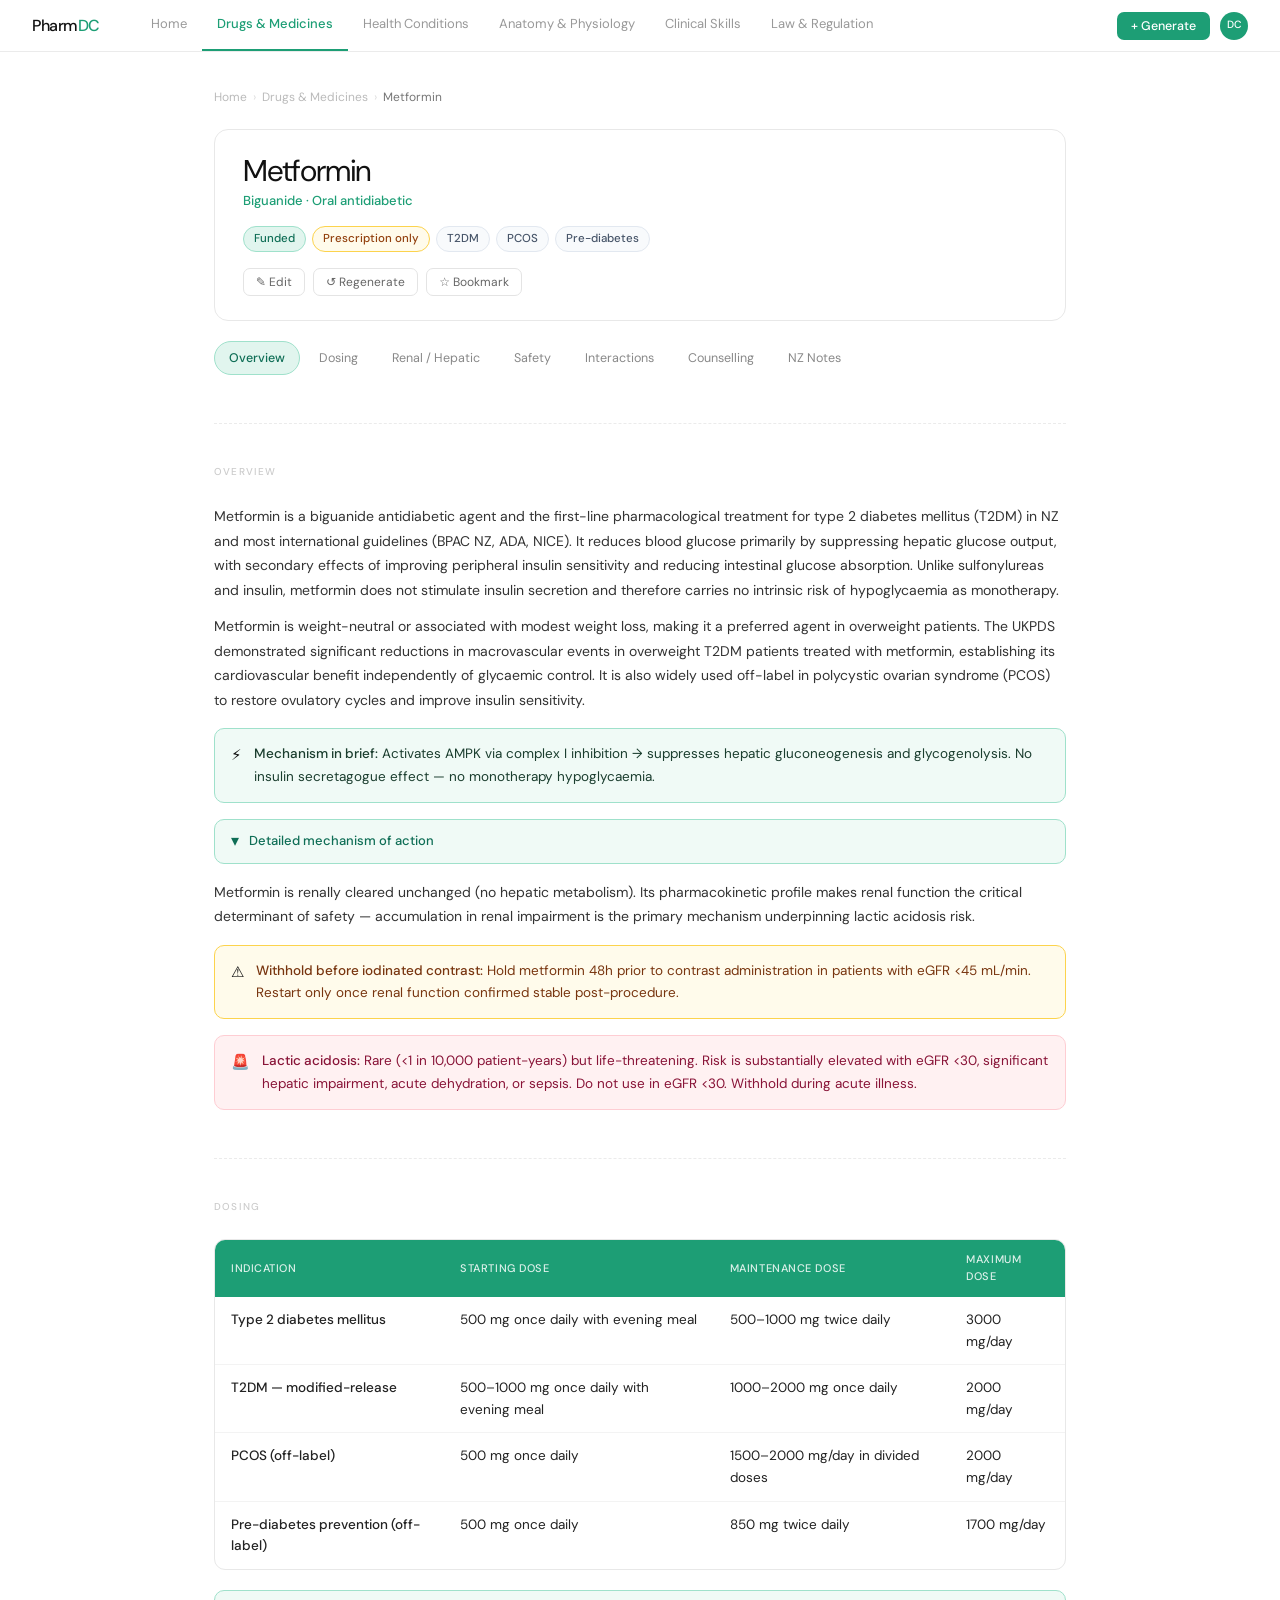
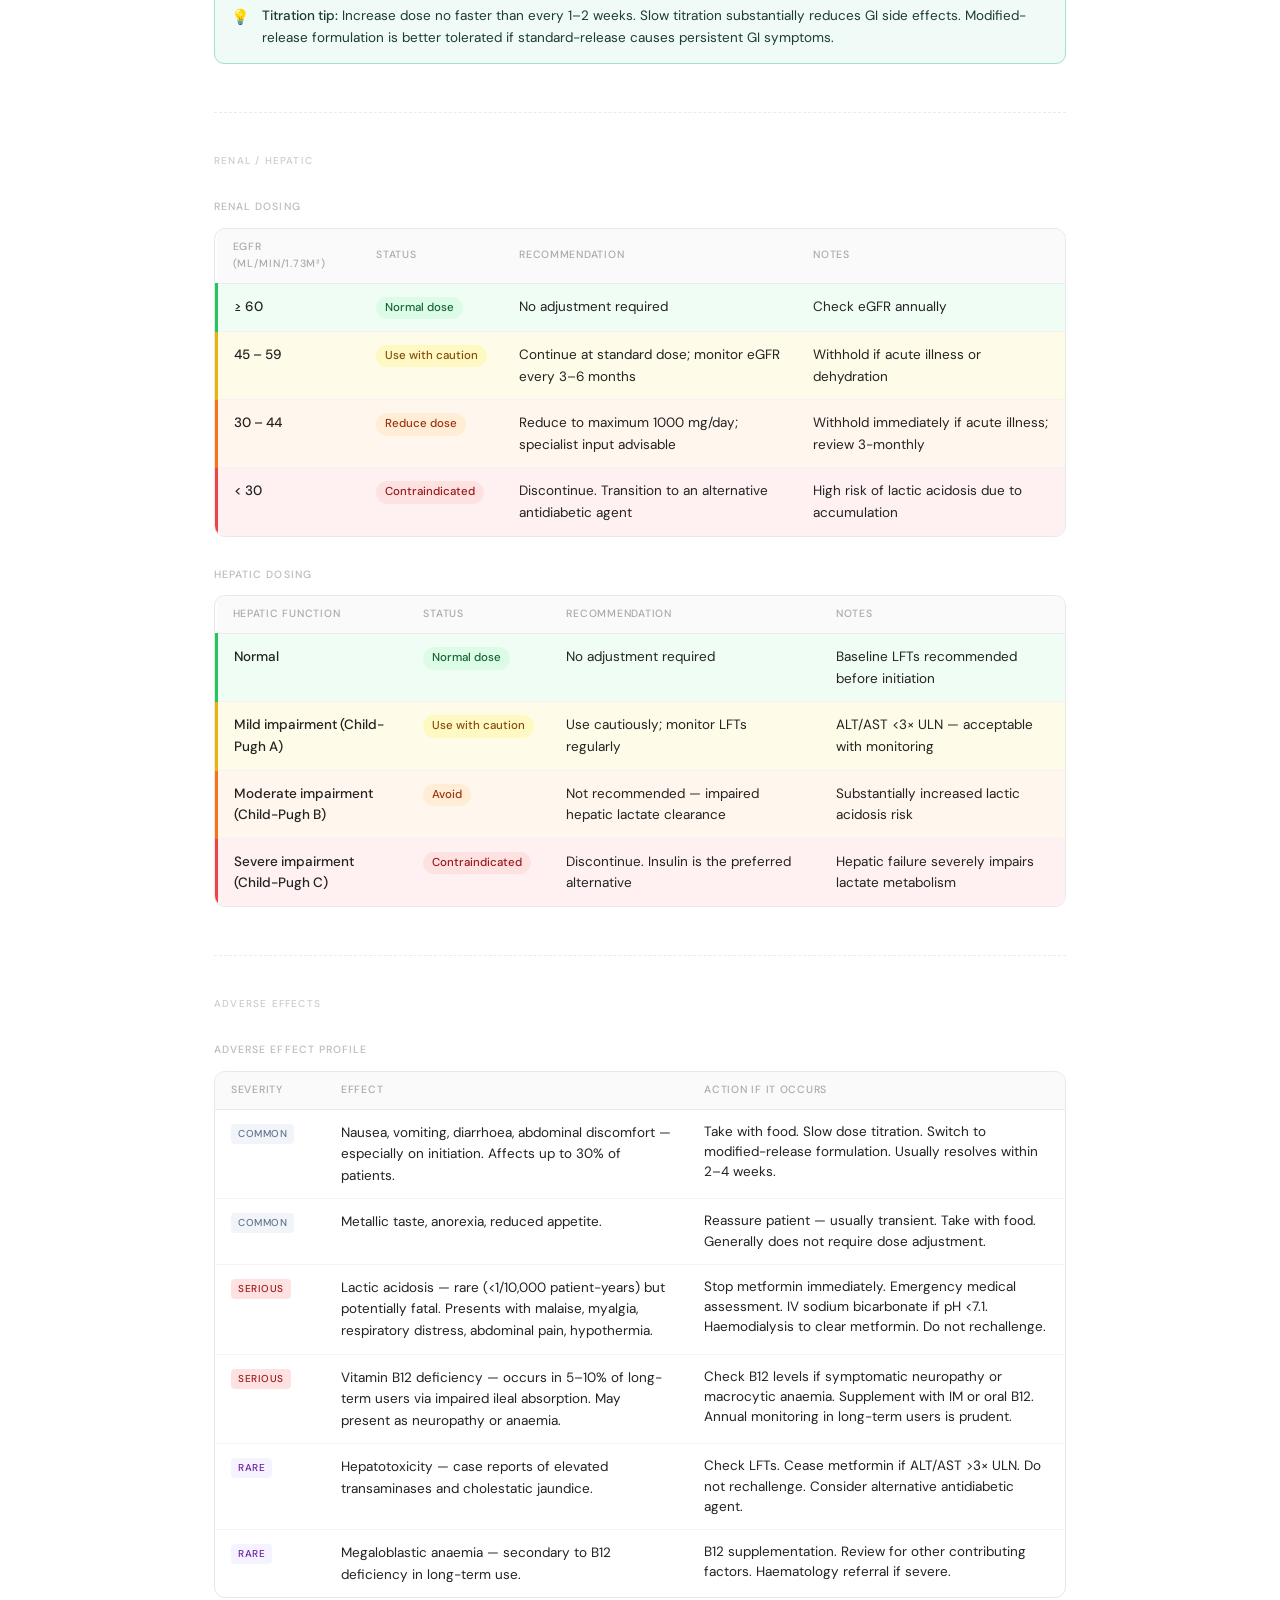
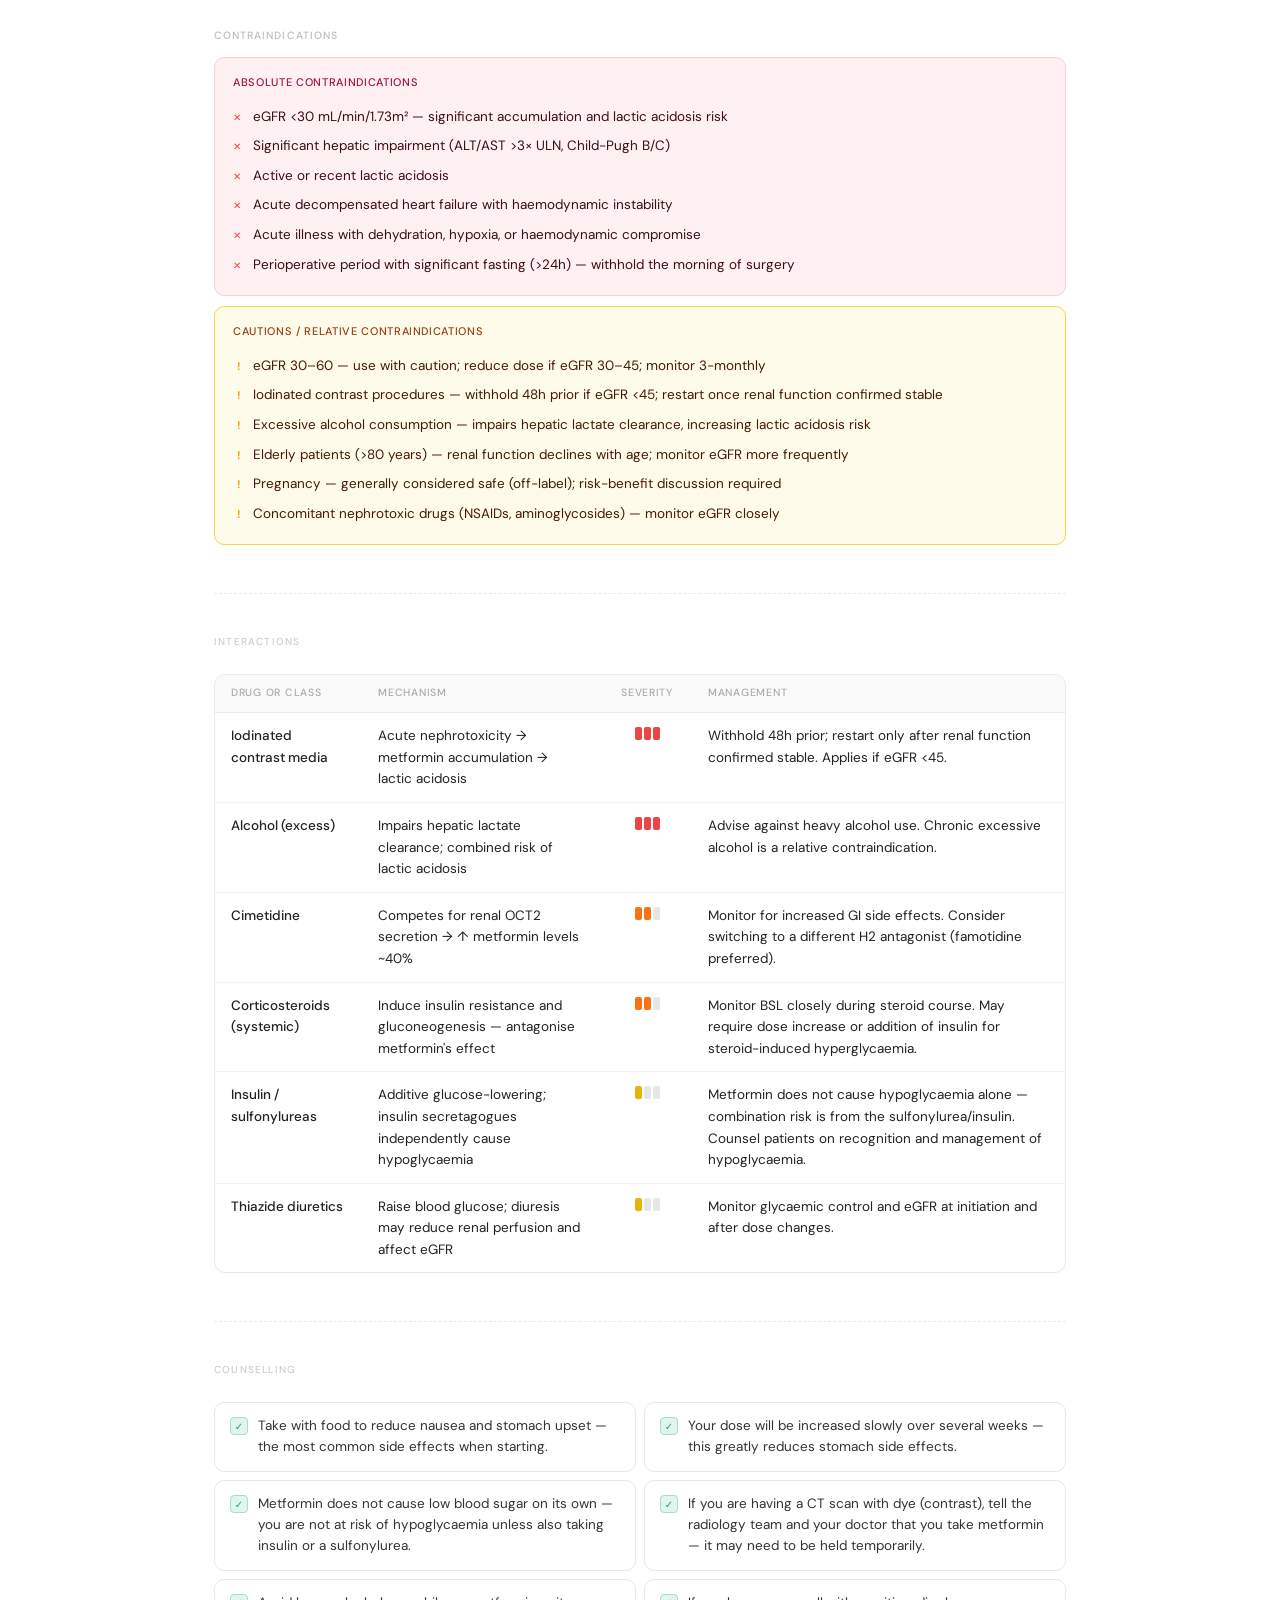
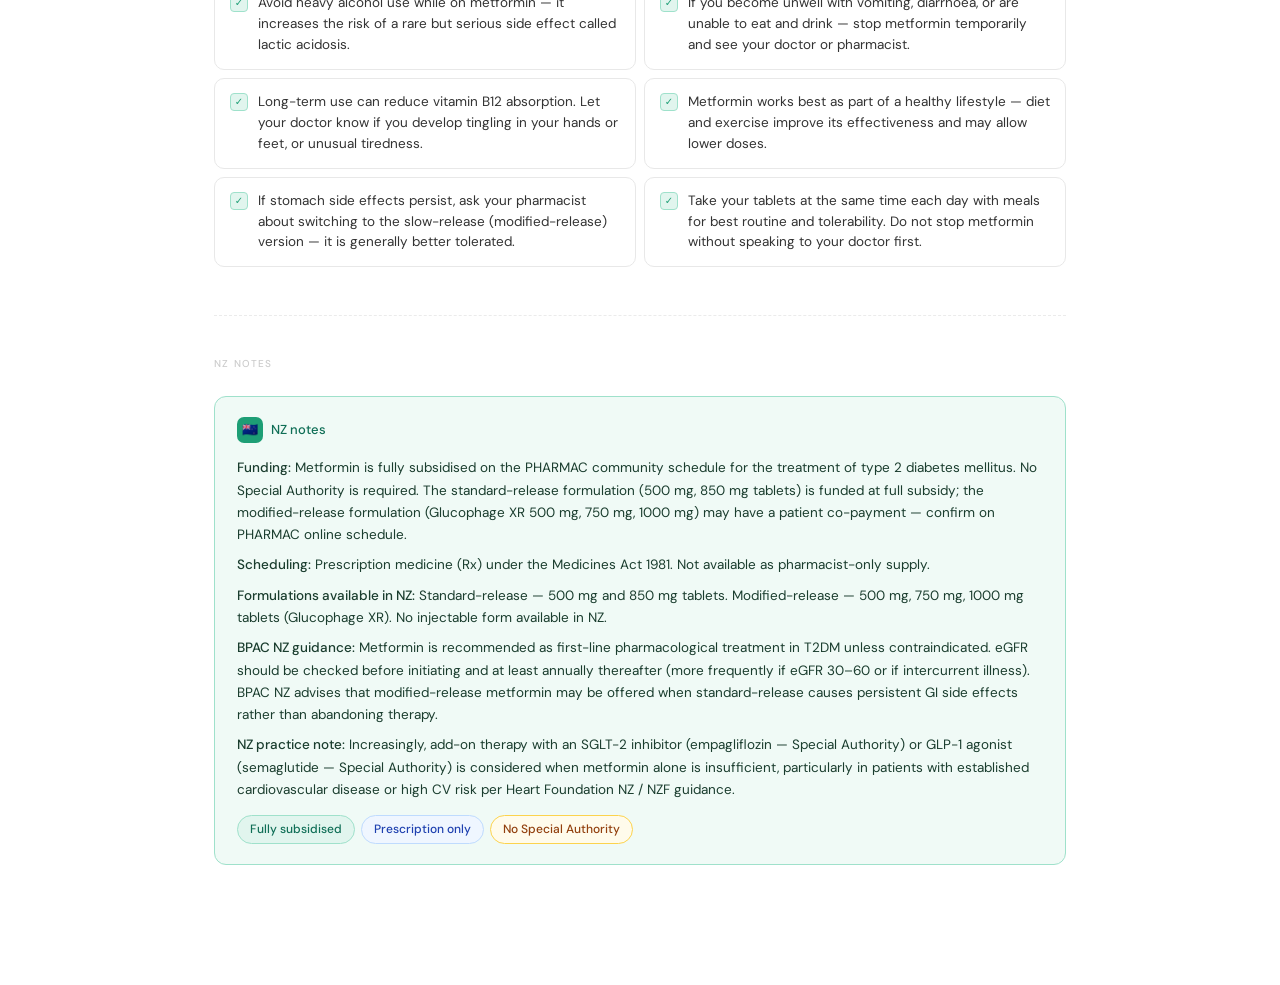
<file: designs/drug-entry-final.html>
<!DOCTYPE html>
<html lang="en">
<head>
  <meta charset="UTF-8">
  <meta name="viewport" content="width=device-width, initial-scale=1.0">
  <title>PharmDC — Metformin (Final Design)</title>
  <link rel="preconnect" href="https://fonts.googleapis.com">
  <link href="https://fonts.googleapis.com/css2?family=DM+Sans:opsz,wght@9..40,300;9..40,400;9..40,500&display=swap" rel="stylesheet">
  <style>
    *, *::before, *::after { box-sizing: border-box; margin: 0; padding: 0; }
    body {
      font-family: 'DM Sans', system-ui, sans-serif;
      font-size: 14px; line-height: 1.6;
      background: #fff; color: #111;
      -webkit-font-smoothing: antialiased;
    }

    /* ── TOP NAV ── */
    .topnav {
      height: 52px; background: #fff; border-bottom: 0.5px solid #ebebeb;
      display: flex; align-items: center; padding: 0 32px;
      position: sticky; top: 0; z-index: 20;
    }
    .brand { font-size: 16px; font-weight: 500; letter-spacing: -0.03em; color: #111; margin-right: 36px; flex-shrink: 0; }
    .brand span { color: #1D9E75; }
    .nav-tabs { display: flex; align-items: stretch; height: 100%; flex: 1; }
    .nav-tab {
      display: flex; align-items: center; padding: 0 15px;
      font-size: 13px; color: #999; text-decoration: none;
      border-bottom: 2px solid transparent; cursor: pointer; white-space: nowrap;
    }
    .nav-tab:hover { color: #333; }
    .nav-tab.active { color: #1D9E75; font-weight: 500; border-bottom-color: #1D9E75; }
    .topnav-right { display: flex; align-items: center; gap: 10px; margin-left: auto; }
    .btn-generate {
      display: inline-flex; align-items: center; gap: 6px; padding: 6px 14px;
      background: #1D9E75; color: #fff; border: none; border-radius: 7px;
      font-family: inherit; font-size: 12.5px; font-weight: 500; cursor: pointer;
    }
    .avatar { width: 28px; height: 28px; border-radius: 50%; background: #1D9E75; color: #fff; font-size: 10.5px; font-weight: 500; display: flex; align-items: center; justify-content: center; }

    /* ── PAGE ── */
    .page { max-width: 900px; margin: 0 auto; padding: 36px 24px 120px; }

    /* ── BREADCRUMB ── */
    .breadcrumb { display: flex; align-items: center; gap: 6px; font-size: 12px; color: #bbb; margin-bottom: 22px; }
    .breadcrumb a { color: #bbb; text-decoration: none; }
    .breadcrumb a:hover { color: #1D9E75; }
    .breadcrumb-sep { color: #ddd; }

    /* ── ENTRY HEADER ── */
    .entry-header {
      background: #fff; border: 0.5px solid #e8e8e8;
      border-radius: 14px; padding: 24px 28px; margin-bottom: 20px;
    }
    .drug-name {
      font-size: 30px; font-weight: 400; letter-spacing: -0.04em;
      color: #111; line-height: 1.1; margin-bottom: 4px;
    }
    .drug-subtitle { font-size: 13px; color: #1D9E75; font-weight: 500; margin-bottom: 14px; }
    .badge-row { display: flex; flex-wrap: wrap; gap: 6px; margin-bottom: 16px; }
    .badge {
      display: inline-flex; align-items: center; gap: 4px;
      font-size: 11.5px; padding: 3px 10px; border-radius: 20px; font-weight: 500;
    }
    .badge-teal  { background: #E1F5EE; color: #0F6E56; border: 0.5px solid #9FE1CB; }
    .badge-blue  { background: #eff6ff; color: #1d4ed8; border: 0.5px solid #bfdbfe; }
    .badge-amber { background: #fffbeb; color: #92400e; border: 0.5px solid #fcd34d; }
    .badge-slate { background: #f8fafc; color: #475569; border: 0.5px solid #e2e8f0; }
    .header-actions { display: flex; gap: 8px; }
    .btn-sm {
      display: inline-flex; align-items: center; gap: 5px;
      padding: 5px 12px; border: 0.5px solid #e4e4e4; border-radius: 7px;
      font-family: inherit; font-size: 12px; color: #666; background: #fff; cursor: pointer;
    }
    .btn-sm:hover { background: #f8f8f8; }

    /* ── TAB STRIP (pill style) ── */
    .tab-strip { display: flex; gap: 4px; flex-wrap: wrap; margin-bottom: 32px; }
    .tab {
      padding: 6px 14px; font-size: 12.5px; border-radius: 20px;
      border: 0.5px solid transparent; color: #888; cursor: pointer; white-space: nowrap;
      transition: all 0.1s;
    }
    .tab:hover { background: #f5f5f5; }
    .tab.active { background: #E1F5EE; color: #0F6E56; border-color: #9FE1CB; font-weight: 500; }

    /* ── TAB SECTION DIVIDERS (mockup only) ── */
    .tab-section { margin-top: 48px; padding-top: 40px; border-top: 1px dashed #ebebeb; }
    .tab-section:first-of-type { margin-top: 0; padding-top: 0; border-top: none; }
    .tab-label {
      font-size: 10px; font-weight: 500; color: #ccc;
      letter-spacing: 0.12em; text-transform: uppercase;
      margin-bottom: 24px;
    }

    /* ── SUB-SECTION LABEL ── */
    .sub-label {
      font-size: 10.5px; font-weight: 500; color: #bbb;
      letter-spacing: 0.1em; text-transform: uppercase;
      margin-bottom: 12px; margin-top: 30px;
    }
    .sub-label:first-child { margin-top: 0; }

    /* ── PROSE ── */
    .prose { font-size: 14px; color: #333; line-height: 1.75; }
    .prose p { margin-bottom: 12px; }
    .prose p:last-child { margin-bottom: 0; }

    /* ── CALLOUT BOXES ── */
    .callout {
      display: flex; gap: 12px; align-items: flex-start;
      border-radius: 10px; padding: 14px 16px; margin: 16px 0;
    }
    .callout-icon { font-size: 15px; flex-shrink: 0; line-height: 1.6; }
    .callout-text { font-size: 13.5px; line-height: 1.65; }
    .callout-text strong { font-weight: 500; }

    .callout-teal { background: #f0faf6; border: 0.5px solid #9FE1CB; }
    .callout-teal .callout-text { color: #1a3d2e; }

    .callout-amber { background: #fffbeb; border: 0.5px solid #fcd34d; }
    .callout-amber .callout-text { color: #78350f; }

    .callout-red { background: #fff1f2; border: 0.5px solid #fecdd3; }
    .callout-red .callout-text { color: #881337; }

    /* ── DETAILED MOA DROPDOWN ── */
    .moa-details { margin: 16px 0; }
    .moa-details summary {
      display: flex; align-items: center; gap: 10px;
      font-size: 13px; font-weight: 500; color: #0F6E56; cursor: pointer;
      padding: 11px 16px;
      background: #f0faf6; border: 0.5px solid #9FE1CB; border-radius: 10px;
      list-style: none; user-select: none; transition: background 0.1s;
    }
    .moa-details summary:hover { background: #e4f5ee; }
    .moa-details summary::-webkit-details-marker { display: none; }
    .moa-details summary::marker { content: ''; }
    .moa-details[open] summary { border-radius: 10px 10px 0 0; }
    .moa-chevron { font-size: 16px; transition: transform 0.2s; line-height: 1; }
    .moa-details[open] .moa-chevron { transform: rotate(180deg); }
    .moa-body {
      padding: 16px 18px; font-size: 13.5px; color: #1a3d2e; line-height: 1.75;
      background: #f8fdfb; border: 0.5px solid #9FE1CB;
      border-top: none; border-radius: 0 0 10px 10px;
    }
    .moa-body p { margin-bottom: 10px; }
    .moa-body p:last-child { margin-bottom: 0; }
    .moa-body strong { font-weight: 500; }

    /* ── TABLES ── */
    .table-wrap { border: 0.5px solid #e8e8e8; border-radius: 11px; overflow: hidden; margin-bottom: 20px; }

    /* Teal header (dosing) */
    .t-teal { width: 100%; border-collapse: collapse; }
    .t-teal thead tr { background: #1D9E75; }
    .t-teal th {
      padding: 11px 16px; text-align: left;
      font-size: 11px; font-weight: 500; color: rgba(255,255,255,0.85);
      letter-spacing: 0.05em; text-transform: uppercase;
    }
    .t-teal td {
      padding: 12px 16px; font-size: 13.5px; color: #222;
      border-bottom: 0.5px solid #f3f3f3; vertical-align: top;
    }
    .t-teal tr:last-child td { border-bottom: none; }
    .t-teal tbody tr:hover td { background: #f9fffd; }

    /* Plain header (renal/hepatic/interactions) */
    .t-plain { width: 100%; border-collapse: collapse; }
    .t-plain thead tr { background: #fafafa; }
    .t-plain th {
      padding: 10px 16px; text-align: left;
      font-size: 10.5px; font-weight: 500; color: #aaa;
      letter-spacing: 0.07em; text-transform: uppercase;
      border-bottom: 0.5px solid #ebebeb;
    }
    .t-plain td {
      padding: 12px 16px; font-size: 13.5px; color: #222;
      border-bottom: 0.5px solid #f3f3f3; vertical-align: top;
    }
    .t-plain tr:last-child td { border-bottom: none; }
    .t-plain tbody tr:hover td { background: #fafafa; }

    /* Row tints for renal / hepatic */
    .row-green td { background: #f0fdf4; }
    .row-amber  td { background: #fefce8; }
    .row-orange td { background: #fff7ed; }
    .row-red    td { background: #fff1f2; }
    .row-green:hover td, .row-green td { background: #f0fdf4; }
    .row-amber:hover  td, .row-amber  td { background: #fefce8; }
    .row-orange:hover td, .row-orange td { background: #fff7ed; }
    .row-red:hover    td, .row-red    td { background: #fff1f2; }
    .row-green td:first-child { border-left: 3px solid #22c55e; }
    .row-amber  td:first-child { border-left: 3px solid #eab308; }
    .row-orange td:first-child { border-left: 3px solid #f97316; }
    .row-red    td:first-child { border-left: 3px solid #ef4444; }
    .t-plain tr.row-green:last-child td,
    .t-plain tr.row-amber:last-child td,
    .t-plain tr.row-orange:last-child td,
    .t-plain tr.row-red:last-child td { border-bottom: none; }

    /* Pill badges */
    .pill { display: inline-block; padding: 2px 9px; border-radius: 20px; font-size: 11.5px; font-weight: 500; white-space: nowrap; }
    .pill-green  { background: #dcfce7; color: #166534; }
    .pill-amber  { background: #fef9c3; color: #854d0e; }
    .pill-orange { background: #ffedd5; color: #9a3412; }
    .pill-red    { background: #fee2e2; color: #991b1b; }
    .td-muted { color: #888; font-size: 13px; }
    .td-bold  { font-weight: 500; }

    /* ── ADVERSE EFFECTS TABLE ── */
    .ae-sev {
      display: inline-block; font-size: 10px; font-weight: 500;
      padding: 2px 7px; border-radius: 4px; white-space: nowrap;
      text-transform: uppercase; letter-spacing: 0.05em;
    }
    .sev-common  { background: #f1f5f9; color: #64748b; }
    .sev-serious { background: #fee2e2; color: #991b1b; }
    .sev-rare    { background: #f5f3ff; color: #6b21a8; }
    .ae-action   { font-size: 13px; color: #555; line-height: 1.5; }

    /* ── CONTRAINDICATIONS ── */
    .contra-box {
      background: #fff1f2; border: 0.5px solid #fecdd3;
      border-radius: 10px; padding: 16px 18px; margin-bottom: 10px;
    }
    .contra-title {
      font-size: 11px; font-weight: 500; color: #9f1239;
      letter-spacing: 0.06em; text-transform: uppercase; margin-bottom: 10px;
    }
    .contra-list { list-style: none; }
    .contra-list li {
      font-size: 13.5px; color: #3d0c14; padding: 4px 0;
      display: flex; align-items: baseline; gap: 8px;
    }
    .contra-list li::before { content: '✕'; font-size: 10px; color: #ef4444; flex-shrink: 0; width: 12px; }

    .caution-box {
      background: #fffbeb; border: 0.5px solid #fcd34d;
      border-radius: 10px; padding: 16px 18px; margin-bottom: 10px;
    }
    .caution-title {
      font-size: 11px; font-weight: 500; color: #92400e;
      letter-spacing: 0.06em; text-transform: uppercase; margin-bottom: 10px;
    }
    .caution-list { list-style: none; }
    .caution-list li {
      font-size: 13.5px; color: #451a03; padding: 4px 0;
      display: flex; align-items: baseline; gap: 8px;
    }
    .caution-list li::before { content: '!'; font-size: 11px; font-weight: 700; color: #f59e0b; flex-shrink: 0; width: 12px; text-align: center; }

    /* ── INTERACTIONS — severity bar ── */
    .sig-bar { display: inline-flex; gap: 2px; align-items: center; }
    .sig-block { width: 7px; height: 13px; border-radius: 2px; }
    .sig-red    { background: #ef4444; }
    .sig-orange { background: #f97316; }
    .sig-amber  { background: #eab308; }
    .sig-empty  { background: #e5e7eb; }

    /* ── COUNSELLING — 2-col checkbox grid ── */
    .counsel-grid { display: grid; grid-template-columns: 1fr 1fr; gap: 8px; }
    .counsel-card {
      background: #fff; border: 0.5px solid #e8e8e8; border-radius: 10px;
      padding: 13px 15px; font-size: 13.5px; color: #333; line-height: 1.55;
      display: flex; gap: 10px; align-items: flex-start;
    }
    .counsel-check {
      width: 18px; height: 18px; min-width: 18px;
      border: 0.5px solid #9FE1CB; border-radius: 4px;
      background: #E1F5EE; display: flex; align-items: center;
      justify-content: center; flex-shrink: 0; margin-top: 1px;
      color: #1D9E75; font-size: 10px;
    }

    /* ── NZ NOTES ── */
    .nz-box {
      background: #f0faf6; border: 0.5px solid #9FE1CB;
      border-radius: 12px; padding: 20px 22px;
    }
    .nz-box-header { display: flex; align-items: center; gap: 8px; margin-bottom: 14px; }
    .nz-icon {
      width: 26px; height: 26px; border-radius: 7px;
      background: #1D9E75; color: #fff;
      display: flex; align-items: center; justify-content: center;
      font-size: 13px; flex-shrink: 0;
    }
    .nz-box-title { font-size: 13px; font-weight: 500; color: #0F6E56; }
    .nz-box-body { font-size: 13.5px; color: #1a3d2e; line-height: 1.65; }
    .nz-box-body p { margin-bottom: 8px; }
    .nz-box-body p:last-child { margin-bottom: 0; }
    .nz-box-body strong { font-weight: 500; }
    .funding-strip { display: flex; flex-wrap: wrap; gap: 6px; margin-top: 14px; }
    .fc {
      display: inline-flex; align-items: center;
      font-size: 12px; padding: 4px 12px; border-radius: 20px; font-weight: 500;
    }
    .fc-funded { background: #E1F5EE; color: #0F6E56; border: 0.5px solid #9FE1CB; }
    .fc-sa     { background: #fffbeb; color: #92400e; border: 0.5px solid #fcd34d; }
    .fc-rx     { background: #eff6ff; color: #1e40af; border: 0.5px solid #bfdbfe; }
  </style>
</head>
<body>

  <!-- TOP NAV -->
  <nav class="topnav">
    <div class="brand">Pharm<span>DC</span></div>
    <div class="nav-tabs">
      <a class="nav-tab" href="#">Home</a>
      <a class="nav-tab active" href="#">Drugs &amp; Medicines</a>
      <a class="nav-tab" href="#">Health Conditions</a>
      <a class="nav-tab" href="#">Anatomy &amp; Physiology</a>
      <a class="nav-tab" href="#">Clinical Skills</a>
      <a class="nav-tab" href="#">Law &amp; Regulation</a>
    </div>
    <div class="topnav-right">
      <button class="btn-generate">+ Generate</button>
      <div class="avatar">DC</div>
    </div>
  </nav>

  <div class="page">

    <!-- BREADCRUMB -->
    <div class="breadcrumb">
      <a href="#">Home</a>
      <span class="breadcrumb-sep">›</span>
      <a href="#">Drugs &amp; Medicines</a>
      <span class="breadcrumb-sep">›</span>
      <span style="color:#777">Metformin</span>
    </div>

    <!-- ENTRY HEADER -->
    <div class="entry-header">
      <div class="drug-name">Metformin</div>
      <div class="drug-subtitle">Biguanide · Oral antidiabetic</div>
      <div class="badge-row">
        <span class="badge badge-teal">Funded</span>
        <span class="badge badge-amber">Prescription only</span>
        <span class="badge badge-slate">T2DM</span>
        <span class="badge badge-slate">PCOS</span>
        <span class="badge badge-slate">Pre-diabetes</span>
      </div>
      <div class="header-actions">
        <button class="btn-sm">✎ Edit</button>
        <button class="btn-sm">↺ Regenerate</button>
        <button class="btn-sm">☆ Bookmark</button>
      </div>
    </div>

    <!-- TAB STRIP -->
    <div class="tab-strip">
      <div class="tab active">Overview</div>
      <div class="tab">Dosing</div>
      <div class="tab">Renal / Hepatic</div>
      <div class="tab">Safety</div>
      <div class="tab">Interactions</div>
      <div class="tab">Counselling</div>
      <div class="tab">NZ Notes</div>
    </div>

    <!-- ════════════════════════════════
         OVERVIEW TAB
    ════════════════════════════════ -->
    <div class="tab-section">
      <div class="tab-label">Overview</div>

      <div class="prose">
        <p>Metformin is a biguanide antidiabetic agent and the first-line pharmacological treatment for type 2 diabetes mellitus (T2DM) in NZ and most international guidelines (BPAC NZ, ADA, NICE). It reduces blood glucose primarily by suppressing hepatic glucose output, with secondary effects of improving peripheral insulin sensitivity and reducing intestinal glucose absorption. Unlike sulfonylureas and insulin, metformin does not stimulate insulin secretion and therefore carries no intrinsic risk of hypoglycaemia as monotherapy.</p>
        <p>Metformin is weight-neutral or associated with modest weight loss, making it a preferred agent in overweight patients. The UKPDS demonstrated significant reductions in macrovascular events in overweight T2DM patients treated with metformin, establishing its cardiovascular benefit independently of glycaemic control. It is also widely used off-label in polycystic ovarian syndrome (PCOS) to restore ovulatory cycles and improve insulin sensitivity.</p>
      </div>

      <!-- Simple mechanism callout -->
      <div class="callout callout-teal">
        <span class="callout-icon">⚡</span>
        <span class="callout-text"><strong>Mechanism in brief:</strong> Activates AMPK via complex I inhibition → suppresses hepatic gluconeogenesis and glycogenolysis. No insulin secretagogue effect — no monotherapy hypoglycaemia.</span>
      </div>

      <!-- Detailed MOA dropdown -->
      <details class="moa-details">
        <summary>
          <span class="moa-chevron">▾</span>
          <span>Detailed mechanism of action</span>
        </summary>
        <div class="moa-body">
          <p><strong>Primary target — mitochondrial complex I:</strong> Metformin accumulates in hepatocytes (via OCT1 transporter) and inhibits complex I of the mitochondrial respiratory chain. This reduces mitochondrial ATP production and raises the AMP:ATP ratio, which activates AMP-activated protein kinase (AMPK).</p>
          <p><strong>AMPK activation cascades:</strong> Activated AMPK phosphorylates and inactivates key gluconeogenic transcription factors (TORC2, HNF4α), reducing expression of PEPCK and G6Pase — the rate-limiting enzymes of gluconeogenesis. AMPK also inhibits glycogen synthase kinase, reducing hepatic glycogenolysis. Net result: 25–30% reduction in hepatic glucose output.</p>
          <p><strong>Peripheral effects:</strong> At skeletal muscle, metformin increases GLUT4 translocation to the plasma membrane, improving insulin-stimulated glucose uptake. It also reduces free fatty acid oxidation, which indirectly reduces hepatic acetyl-CoA availability for gluconeogenesis.</p>
          <p><strong>Gut effects:</strong> Emerging evidence suggests a significant GLP-1-mediated mechanism. Metformin inhibits bile acid reabsorption in the ileum, increasing intraluminal bile acids, which stimulate L-cell GLP-1 secretion. This contributes to post-prandial glucose lowering and appetite suppression. Metformin also alters gut microbiome composition, with increased abundance of Akkermansia muciniphila associated with improved metabolic parameters.</p>
          <p><strong>AMPK-independent mechanisms:</strong> Metformin inhibits mitochondrial glycerophosphate dehydrogenase, reducing the cytoplasmic NADH:NAD+ ratio and impairing lactate/glycerol gluconeogenesis. It also inhibits cAMP-mediated glucagon signalling in hepatocytes, blunting glucagon-stimulated glucose output.</p>
        </div>
      </details>

      <div class="prose" style="margin-top: 16px;">
        <p>Metformin is renally cleared unchanged (no hepatic metabolism). Its pharmacokinetic profile makes renal function the critical determinant of safety — accumulation in renal impairment is the primary mechanism underpinning lactic acidosis risk.</p>
      </div>

      <div class="callout callout-amber">
        <span class="callout-icon">⚠️</span>
        <span class="callout-text"><strong>Withhold before iodinated contrast:</strong> Hold metformin 48h prior to contrast administration in patients with eGFR &lt;45 mL/min. Restart only once renal function confirmed stable post-procedure.</span>
      </div>

      <div class="callout callout-red">
        <span class="callout-icon">🚨</span>
        <span class="callout-text"><strong>Lactic acidosis:</strong> Rare (&lt;1 in 10,000 patient-years) but life-threatening. Risk is substantially elevated with eGFR &lt;30, significant hepatic impairment, acute dehydration, or sepsis. Do not use in eGFR &lt;30. Withhold during acute illness.</span>
      </div>
    </div>

    <!-- ════════════════════════════════
         DOSING TAB
    ════════════════════════════════ -->
    <div class="tab-section">
      <div class="tab-label">Dosing</div>

      <div class="table-wrap">
        <table class="t-teal">
          <thead>
            <tr>
              <th>Indication</th>
              <th>Starting dose</th>
              <th>Maintenance dose</th>
              <th>Maximum dose</th>
            </tr>
          </thead>
          <tbody>
            <tr>
              <td class="td-bold">Type 2 diabetes mellitus</td>
              <td>500 mg once daily with evening meal</td>
              <td>500–1000 mg twice daily</td>
              <td>3000 mg/day</td>
            </tr>
            <tr>
              <td class="td-bold">T2DM — modified-release</td>
              <td>500–1000 mg once daily with evening meal</td>
              <td>1000–2000 mg once daily</td>
              <td>2000 mg/day</td>
            </tr>
            <tr>
              <td class="td-bold">PCOS (off-label)</td>
              <td>500 mg once daily</td>
              <td>1500–2000 mg/day in divided doses</td>
              <td>2000 mg/day</td>
            </tr>
            <tr>
              <td class="td-bold">Pre-diabetes prevention (off-label)</td>
              <td>500 mg once daily</td>
              <td>850 mg twice daily</td>
              <td>1700 mg/day</td>
            </tr>
          </tbody>
        </table>
      </div>

      <div class="callout callout-teal">
        <span class="callout-icon">💡</span>
        <span class="callout-text"><strong>Titration tip:</strong> Increase dose no faster than every 1–2 weeks. Slow titration substantially reduces GI side effects. Modified-release formulation is better tolerated if standard-release causes persistent GI symptoms.</span>
      </div>
    </div>

    <!-- ════════════════════════════════
         RENAL / HEPATIC TAB
    ════════════════════════════════ -->
    <div class="tab-section">
      <div class="tab-label">Renal / Hepatic</div>

      <div class="sub-label">Renal dosing</div>
      <div class="table-wrap">
        <table class="t-plain">
          <thead>
            <tr>
              <th>eGFR (mL/min/1.73m²)</th>
              <th>Status</th>
              <th>Recommendation</th>
              <th>Notes</th>
            </tr>
          </thead>
          <tbody>
            <tr class="row-green">
              <td class="td-bold">≥ 60</td>
              <td><span class="pill pill-green">Normal dose</span></td>
              <td>No adjustment required</td>
              <td class="td-muted">Check eGFR annually</td>
            </tr>
            <tr class="row-amber">
              <td class="td-bold">45 – 59</td>
              <td><span class="pill pill-amber">Use with caution</span></td>
              <td>Continue at standard dose; monitor eGFR every 3–6 months</td>
              <td class="td-muted">Withhold if acute illness or dehydration</td>
            </tr>
            <tr class="row-orange">
              <td class="td-bold">30 – 44</td>
              <td><span class="pill pill-orange">Reduce dose</span></td>
              <td>Reduce to maximum 1000 mg/day; specialist input advisable</td>
              <td class="td-muted">Withhold immediately if acute illness; review 3-monthly</td>
            </tr>
            <tr class="row-red">
              <td class="td-bold">&lt; 30</td>
              <td><span class="pill pill-red">Contraindicated</span></td>
              <td>Discontinue. Transition to an alternative antidiabetic agent</td>
              <td class="td-muted">High risk of lactic acidosis due to accumulation</td>
            </tr>
          </tbody>
        </table>
      </div>

      <div class="sub-label">Hepatic dosing</div>
      <div class="table-wrap">
        <table class="t-plain">
          <thead>
            <tr>
              <th>Hepatic function</th>
              <th>Status</th>
              <th>Recommendation</th>
              <th>Notes</th>
            </tr>
          </thead>
          <tbody>
            <tr class="row-green">
              <td class="td-bold">Normal</td>
              <td><span class="pill pill-green">Normal dose</span></td>
              <td>No adjustment required</td>
              <td class="td-muted">Baseline LFTs recommended before initiation</td>
            </tr>
            <tr class="row-amber">
              <td class="td-bold">Mild impairment (Child-Pugh A)</td>
              <td><span class="pill pill-amber">Use with caution</span></td>
              <td>Use cautiously; monitor LFTs regularly</td>
              <td class="td-muted">ALT/AST &lt;3× ULN — acceptable with monitoring</td>
            </tr>
            <tr class="row-orange">
              <td class="td-bold">Moderate impairment (Child-Pugh B)</td>
              <td><span class="pill pill-orange">Avoid</span></td>
              <td>Not recommended — impaired hepatic lactate clearance</td>
              <td class="td-muted">Substantially increased lactic acidosis risk</td>
            </tr>
            <tr class="row-red">
              <td class="td-bold">Severe impairment (Child-Pugh C)</td>
              <td><span class="pill pill-red">Contraindicated</span></td>
              <td>Discontinue. Insulin is the preferred alternative</td>
              <td class="td-muted">Hepatic failure severely impairs lactate metabolism</td>
            </tr>
          </tbody>
        </table>
      </div>
    </div>

    <!-- ════════════════════════════════
         ADVERSE EFFECTS TAB
    ════════════════════════════════ -->
    <div class="tab-section">
      <div class="tab-label">Adverse effects</div>

      <div class="sub-label">Adverse effect profile</div>
      <div class="table-wrap">
        <table class="t-plain">
          <thead>
            <tr>
              <th style="width:110px">Severity</th>
              <th>Effect</th>
              <th>Action if it occurs</th>
            </tr>
          </thead>
          <tbody>
            <tr>
              <td><span class="ae-sev sev-common">Common</span></td>
              <td>Nausea, vomiting, diarrhoea, abdominal discomfort — especially on initiation. Affects up to 30% of patients.</td>
              <td class="ae-action">Take with food. Slow dose titration. Switch to modified-release formulation. Usually resolves within 2–4 weeks.</td>
            </tr>
            <tr>
              <td><span class="ae-sev sev-common">Common</span></td>
              <td>Metallic taste, anorexia, reduced appetite.</td>
              <td class="ae-action">Reassure patient — usually transient. Take with food. Generally does not require dose adjustment.</td>
            </tr>
            <tr>
              <td><span class="ae-sev sev-serious">Serious</span></td>
              <td>Lactic acidosis — rare (&lt;1/10,000 patient-years) but potentially fatal. Presents with malaise, myalgia, respiratory distress, abdominal pain, hypothermia.</td>
              <td class="ae-action">Stop metformin immediately. Emergency medical assessment. IV sodium bicarbonate if pH &lt;7.1. Haemodialysis to clear metformin. Do not rechallenge.</td>
            </tr>
            <tr>
              <td><span class="ae-sev sev-serious">Serious</span></td>
              <td>Vitamin B12 deficiency — occurs in 5–10% of long-term users via impaired ileal absorption. May present as neuropathy or anaemia.</td>
              <td class="ae-action">Check B12 levels if symptomatic neuropathy or macrocytic anaemia. Supplement with IM or oral B12. Annual monitoring in long-term users is prudent.</td>
            </tr>
            <tr>
              <td><span class="ae-sev sev-rare">Rare</span></td>
              <td>Hepatotoxicity — case reports of elevated transaminases and cholestatic jaundice.</td>
              <td class="ae-action">Check LFTs. Cease metformin if ALT/AST &gt;3× ULN. Do not rechallenge. Consider alternative antidiabetic agent.</td>
            </tr>
            <tr>
              <td><span class="ae-sev sev-rare">Rare</span></td>
              <td>Megaloblastic anaemia — secondary to B12 deficiency in long-term use.</td>
              <td class="ae-action">B12 supplementation. Review for other contributing factors. Haematology referral if severe.</td>
            </tr>
          </tbody>
        </table>
      </div>

      <div class="sub-label">Contraindications</div>

      <div class="contra-box">
        <div class="contra-title">Absolute contraindications</div>
        <ul class="contra-list">
          <li>eGFR &lt;30 mL/min/1.73m² — significant accumulation and lactic acidosis risk</li>
          <li>Significant hepatic impairment (ALT/AST &gt;3× ULN, Child-Pugh B/C)</li>
          <li>Active or recent lactic acidosis</li>
          <li>Acute decompensated heart failure with haemodynamic instability</li>
          <li>Acute illness with dehydration, hypoxia, or haemodynamic compromise</li>
          <li>Perioperative period with significant fasting (&gt;24h) — withhold the morning of surgery</li>
        </ul>
      </div>

      <div class="caution-box">
        <div class="caution-title">Cautions / relative contraindications</div>
        <ul class="caution-list">
          <li>eGFR 30–60 — use with caution; reduce dose if eGFR 30–45; monitor 3-monthly</li>
          <li>Iodinated contrast procedures — withhold 48h prior if eGFR &lt;45; restart once renal function confirmed stable</li>
          <li>Excessive alcohol consumption — impairs hepatic lactate clearance, increasing lactic acidosis risk</li>
          <li>Elderly patients (&gt;80 years) — renal function declines with age; monitor eGFR more frequently</li>
          <li>Pregnancy — generally considered safe (off-label); risk-benefit discussion required</li>
          <li>Concomitant nephrotoxic drugs (NSAIDs, aminoglycosides) — monitor eGFR closely</li>
        </ul>
      </div>
    </div>

    <!-- ════════════════════════════════
         INTERACTIONS TAB
    ════════════════════════════════ -->
    <div class="tab-section">
      <div class="tab-label">Interactions</div>

      <div class="table-wrap">
        <table class="t-plain">
          <thead>
            <tr>
              <th>Drug or class</th>
              <th>Mechanism</th>
              <th style="width:90px; text-align:center">Severity</th>
              <th>Management</th>
            </tr>
          </thead>
          <tbody>
            <tr>
              <td class="td-bold">Iodinated contrast media</td>
              <td class="td-muted">Acute nephrotoxicity → metformin accumulation → lactic acidosis</td>
              <td style="text-align:center">
                <div class="sig-bar" style="justify-content:center">
                  <div class="sig-block sig-red"></div>
                  <div class="sig-block sig-red"></div>
                  <div class="sig-block sig-red"></div>
                </div>
              </td>
              <td>Withhold 48h prior; restart only after renal function confirmed stable. Applies if eGFR &lt;45.</td>
            </tr>
            <tr>
              <td class="td-bold">Alcohol (excess)</td>
              <td class="td-muted">Impairs hepatic lactate clearance; combined risk of lactic acidosis</td>
              <td style="text-align:center">
                <div class="sig-bar" style="justify-content:center">
                  <div class="sig-block sig-red"></div>
                  <div class="sig-block sig-red"></div>
                  <div class="sig-block sig-red"></div>
                </div>
              </td>
              <td>Advise against heavy alcohol use. Chronic excessive alcohol is a relative contraindication.</td>
            </tr>
            <tr>
              <td class="td-bold">Cimetidine</td>
              <td class="td-muted">Competes for renal OCT2 secretion → ↑ metformin levels ~40%</td>
              <td style="text-align:center">
                <div class="sig-bar" style="justify-content:center">
                  <div class="sig-block sig-orange"></div>
                  <div class="sig-block sig-orange"></div>
                  <div class="sig-block sig-empty"></div>
                </div>
              </td>
              <td>Monitor for increased GI side effects. Consider switching to a different H2 antagonist (famotidine preferred).</td>
            </tr>
            <tr>
              <td class="td-bold">Corticosteroids (systemic)</td>
              <td class="td-muted">Induce insulin resistance and gluconeogenesis — antagonise metformin's effect</td>
              <td style="text-align:center">
                <div class="sig-bar" style="justify-content:center">
                  <div class="sig-block sig-orange"></div>
                  <div class="sig-block sig-orange"></div>
                  <div class="sig-block sig-empty"></div>
                </div>
              </td>
              <td>Monitor BSL closely during steroid course. May require dose increase or addition of insulin for steroid-induced hyperglycaemia.</td>
            </tr>
            <tr>
              <td class="td-bold">Insulin / sulfonylureas</td>
              <td class="td-muted">Additive glucose-lowering; insulin secretagogues independently cause hypoglycaemia</td>
              <td style="text-align:center">
                <div class="sig-bar" style="justify-content:center">
                  <div class="sig-block sig-amber"></div>
                  <div class="sig-block sig-empty"></div>
                  <div class="sig-block sig-empty"></div>
                </div>
              </td>
              <td>Metformin does not cause hypoglycaemia alone — combination risk is from the sulfonylurea/insulin. Counsel patients on recognition and management of hypoglycaemia.</td>
            </tr>
            <tr>
              <td class="td-bold">Thiazide diuretics</td>
              <td class="td-muted">Raise blood glucose; diuresis may reduce renal perfusion and affect eGFR</td>
              <td style="text-align:center">
                <div class="sig-bar" style="justify-content:center">
                  <div class="sig-block sig-amber"></div>
                  <div class="sig-block sig-empty"></div>
                  <div class="sig-block sig-empty"></div>
                </div>
              </td>
              <td>Monitor glycaemic control and eGFR at initiation and after dose changes.</td>
            </tr>
          </tbody>
        </table>
      </div>
    </div>

    <!-- ════════════════════════════════
         COUNSELLING TAB
    ════════════════════════════════ -->
    <div class="tab-section">
      <div class="tab-label">Counselling</div>

      <div class="counsel-grid">
        <div class="counsel-card">
          <span class="counsel-check">✓</span>
          <span>Take with food to reduce nausea and stomach upset — the most common side effects when starting.</span>
        </div>
        <div class="counsel-card">
          <span class="counsel-check">✓</span>
          <span>Your dose will be increased slowly over several weeks — this greatly reduces stomach side effects.</span>
        </div>
        <div class="counsel-card">
          <span class="counsel-check">✓</span>
          <span>Metformin does not cause low blood sugar on its own — you are not at risk of hypoglycaemia unless also taking insulin or a sulfonylurea.</span>
        </div>
        <div class="counsel-card">
          <span class="counsel-check">✓</span>
          <span>If you are having a CT scan with dye (contrast), tell the radiology team and your doctor that you take metformin — it may need to be held temporarily.</span>
        </div>
        <div class="counsel-card">
          <span class="counsel-check">✓</span>
          <span>Avoid heavy alcohol use while on metformin — it increases the risk of a rare but serious side effect called lactic acidosis.</span>
        </div>
        <div class="counsel-card">
          <span class="counsel-check">✓</span>
          <span>If you become unwell with vomiting, diarrhoea, or are unable to eat and drink — stop metformin temporarily and see your doctor or pharmacist.</span>
        </div>
        <div class="counsel-card">
          <span class="counsel-check">✓</span>
          <span>Long-term use can reduce vitamin B12 absorption. Let your doctor know if you develop tingling in your hands or feet, or unusual tiredness.</span>
        </div>
        <div class="counsel-card">
          <span class="counsel-check">✓</span>
          <span>Metformin works best as part of a healthy lifestyle — diet and exercise improve its effectiveness and may allow lower doses.</span>
        </div>
        <div class="counsel-card">
          <span class="counsel-check">✓</span>
          <span>If stomach side effects persist, ask your pharmacist about switching to the slow-release (modified-release) version — it is generally better tolerated.</span>
        </div>
        <div class="counsel-card">
          <span class="counsel-check">✓</span>
          <span>Take your tablets at the same time each day with meals for best routine and tolerability. Do not stop metformin without speaking to your doctor first.</span>
        </div>
      </div>
    </div>

    <!-- ════════════════════════════════
         NZ NOTES TAB
    ════════════════════════════════ -->
    <div class="tab-section">
      <div class="tab-label">NZ notes</div>

      <div class="nz-box">
        <div class="nz-box-header">
          <div class="nz-icon">🇳🇿</div>
          <div class="nz-box-title">NZ notes</div>
        </div>
        <div class="nz-box-body">
          <p><strong>Funding:</strong> Metformin is fully subsidised on the PHARMAC community schedule for the treatment of type 2 diabetes mellitus. No Special Authority is required. The standard-release formulation (500 mg, 850 mg tablets) is funded at full subsidy; the modified-release formulation (Glucophage XR 500 mg, 750 mg, 1000 mg) may have a patient co-payment — confirm on PHARMAC online schedule.</p>
          <p><strong>Scheduling:</strong> Prescription medicine (Rx) under the Medicines Act 1981. Not available as pharmacist-only supply.</p>
          <p><strong>Formulations available in NZ:</strong> Standard-release — 500 mg and 850 mg tablets. Modified-release — 500 mg, 750 mg, 1000 mg tablets (Glucophage XR). No injectable form available in NZ.</p>
          <p><strong>BPAC NZ guidance:</strong> Metformin is recommended as first-line pharmacological treatment in T2DM unless contraindicated. eGFR should be checked before initiating and at least annually thereafter (more frequently if eGFR 30–60 or if intercurrent illness). BPAC NZ advises that modified-release metformin may be offered when standard-release causes persistent GI side effects rather than abandoning therapy.</p>
          <p><strong>NZ practice note:</strong> Increasingly, add-on therapy with an SGLT-2 inhibitor (empagliflozin — Special Authority) or GLP-1 agonist (semaglutide — Special Authority) is considered when metformin alone is insufficient, particularly in patients with established cardiovascular disease or high CV risk per Heart Foundation NZ / NZF guidance.</p>
        </div>
        <div class="funding-strip">
          <span class="fc fc-funded">Fully subsidised</span>
          <span class="fc fc-rx">Prescription only</span>
          <span class="fc fc-sa">No Special Authority</span>
        </div>
      </div>
    </div>

  </div>

</body>
</html>
</file>
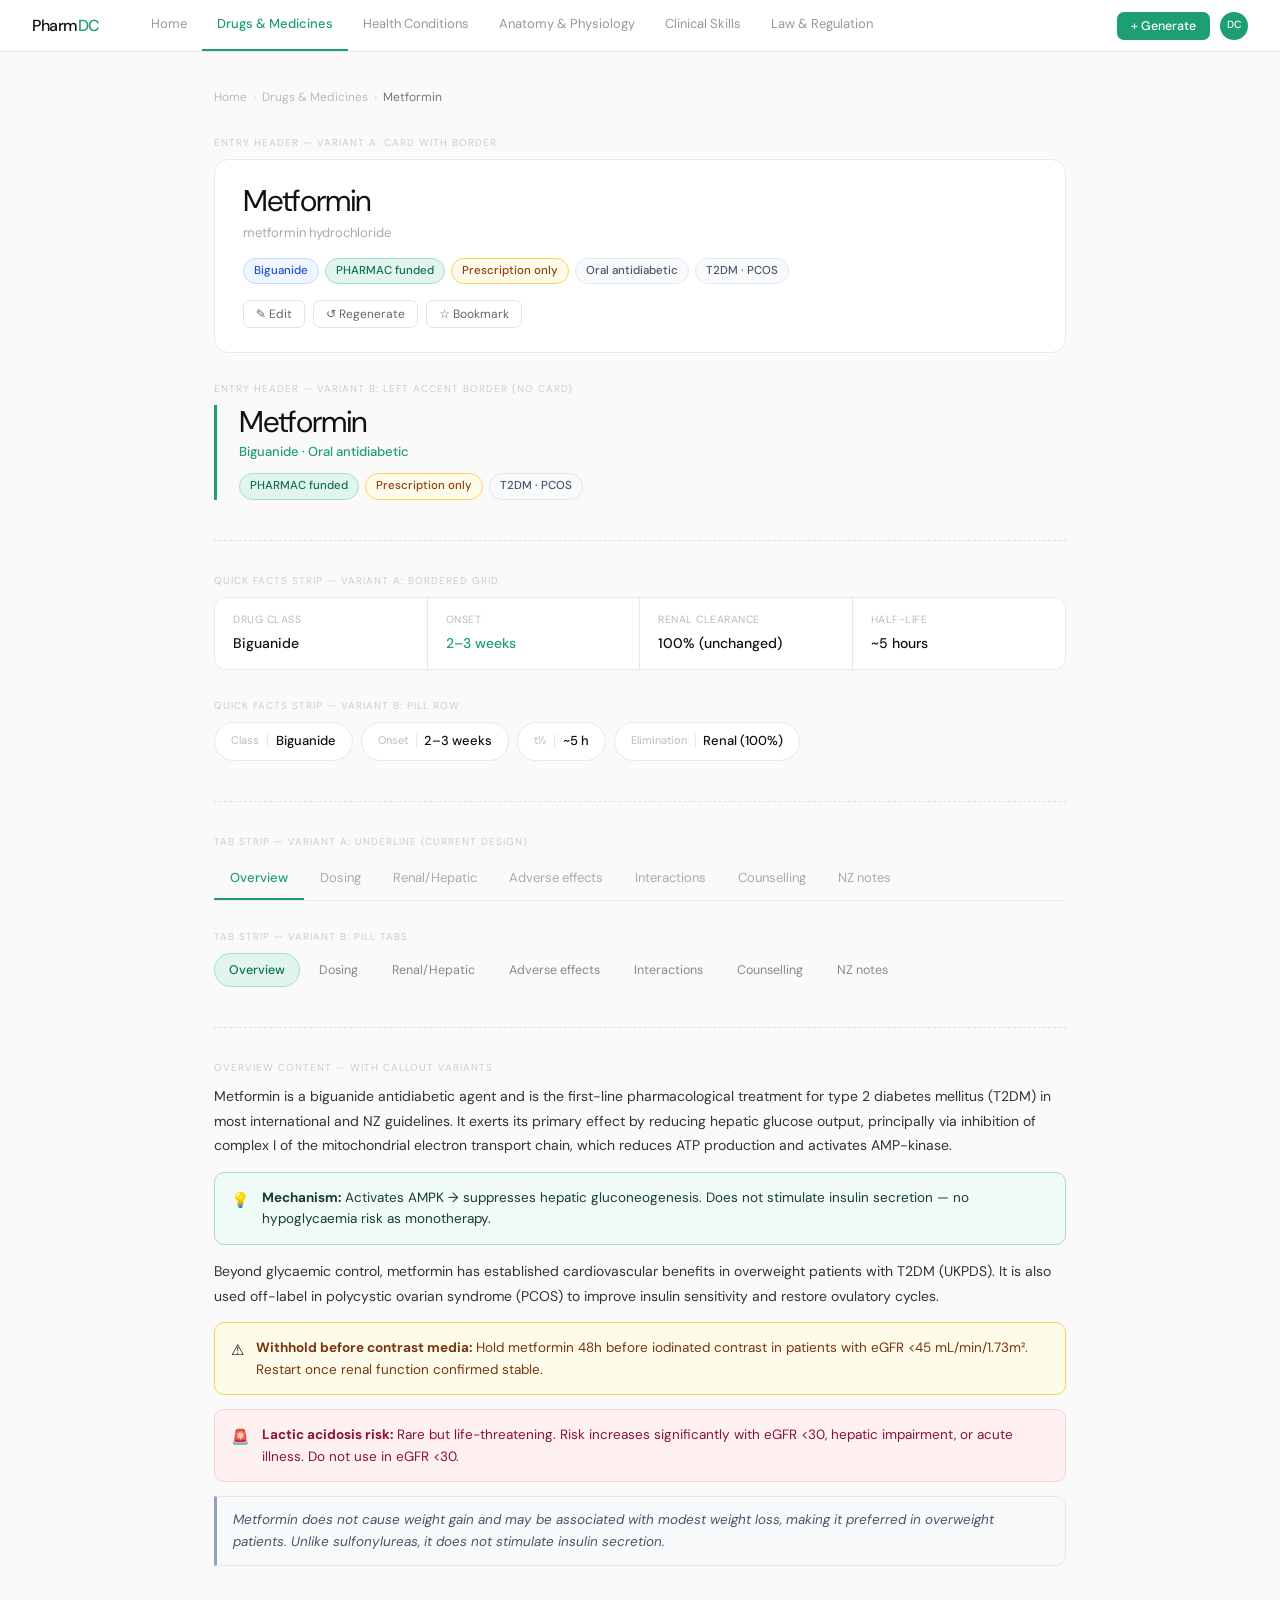
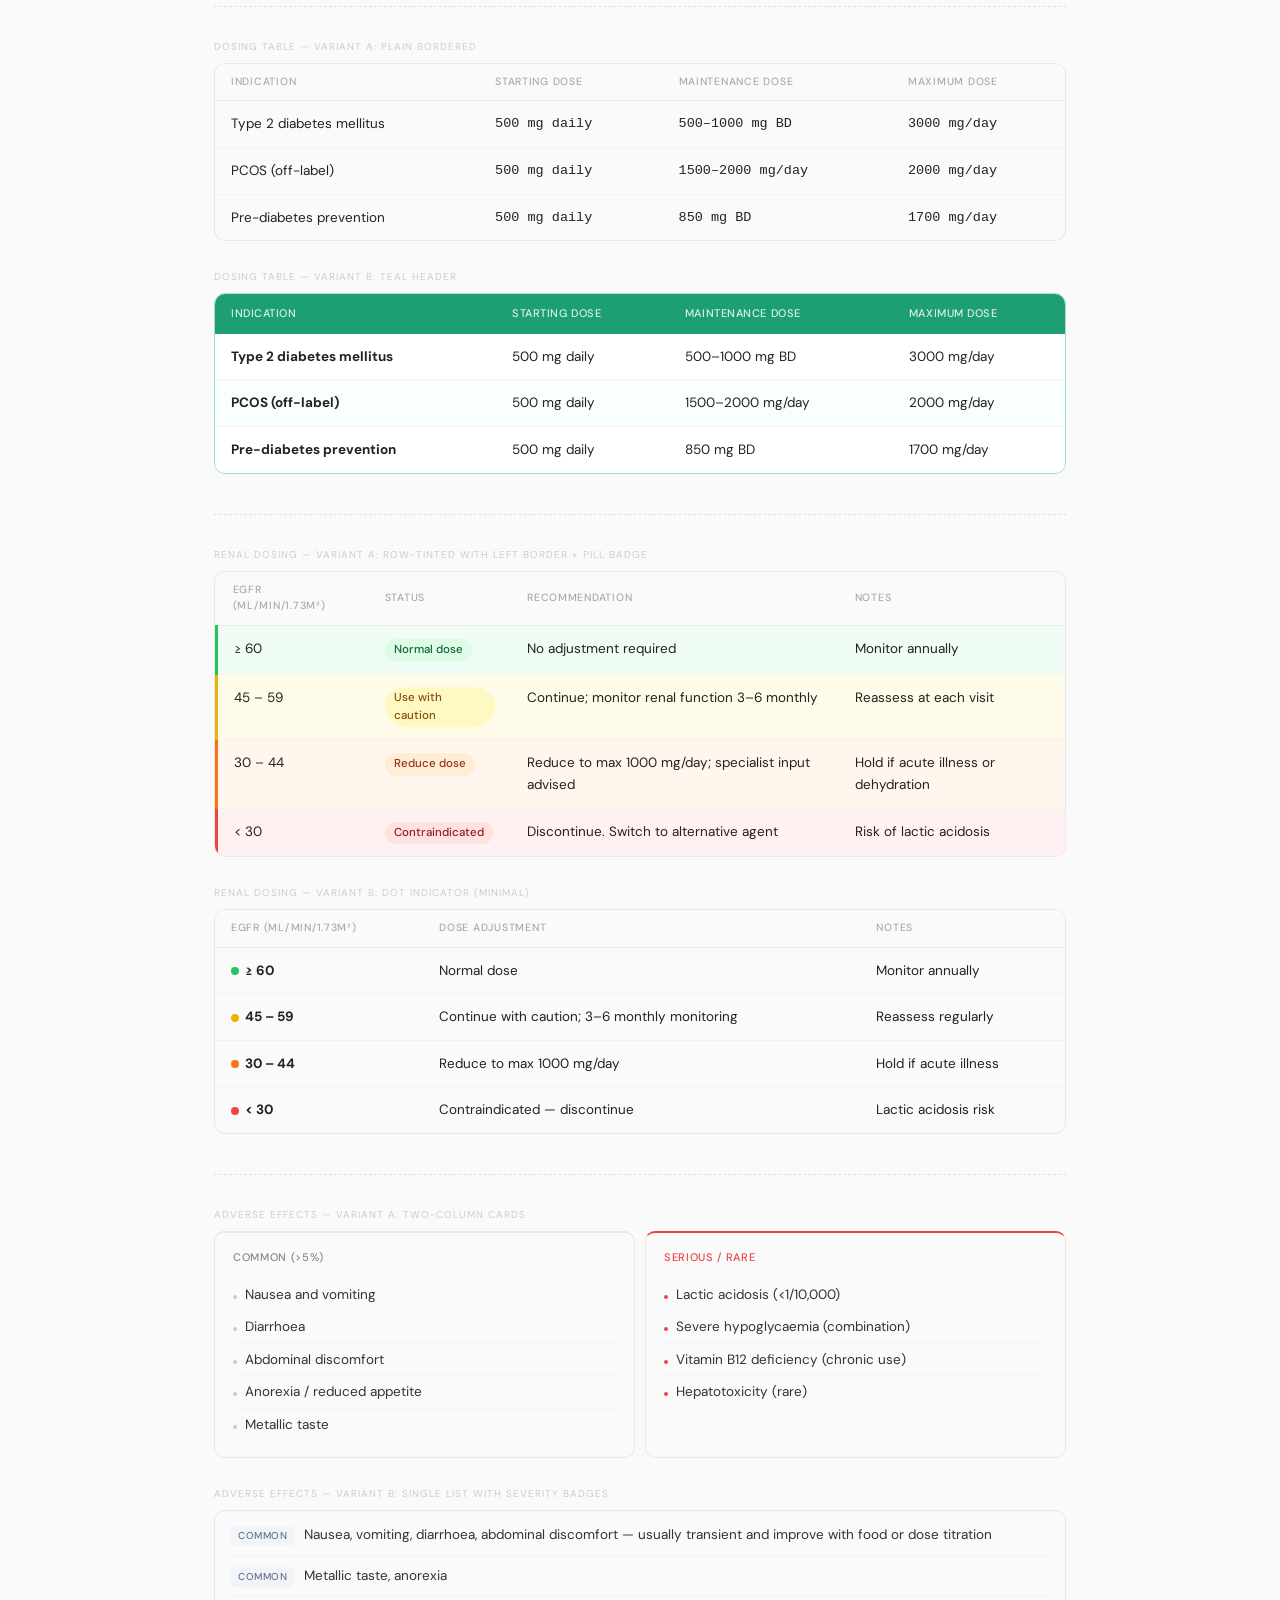
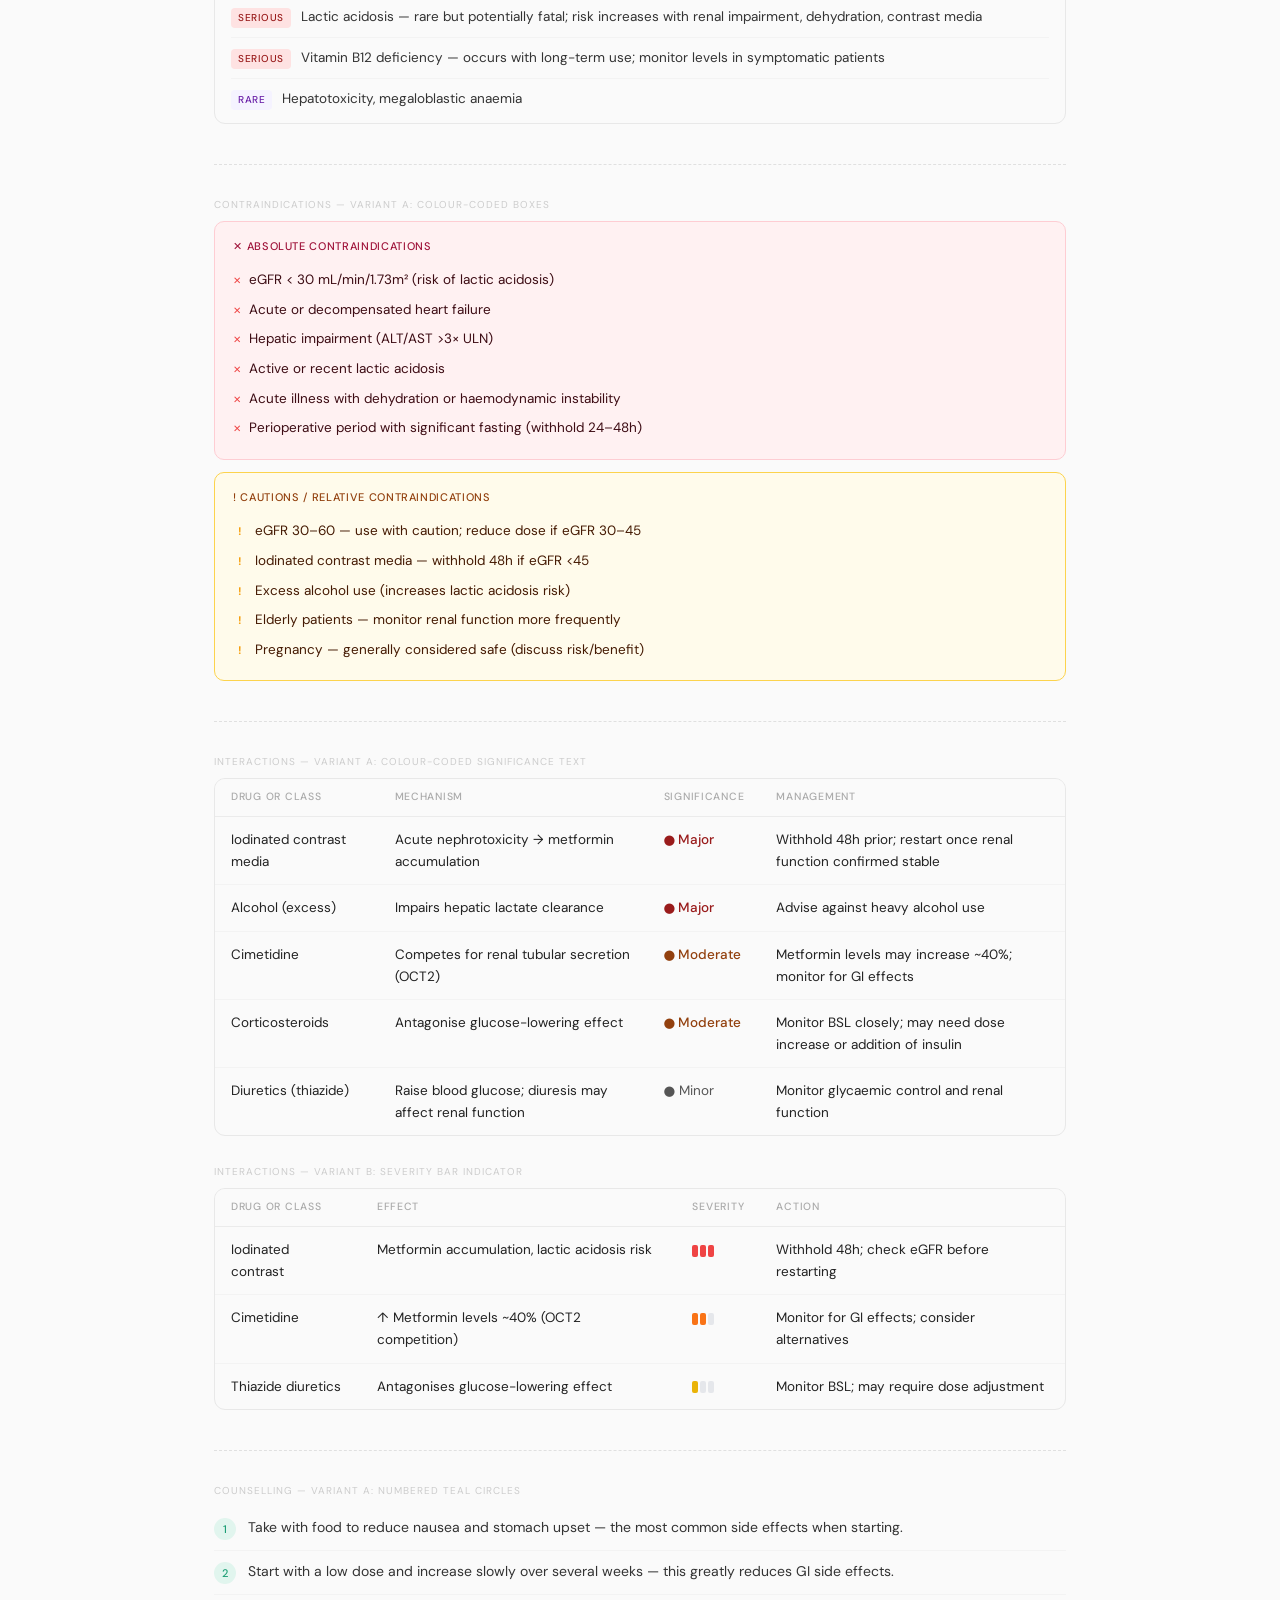
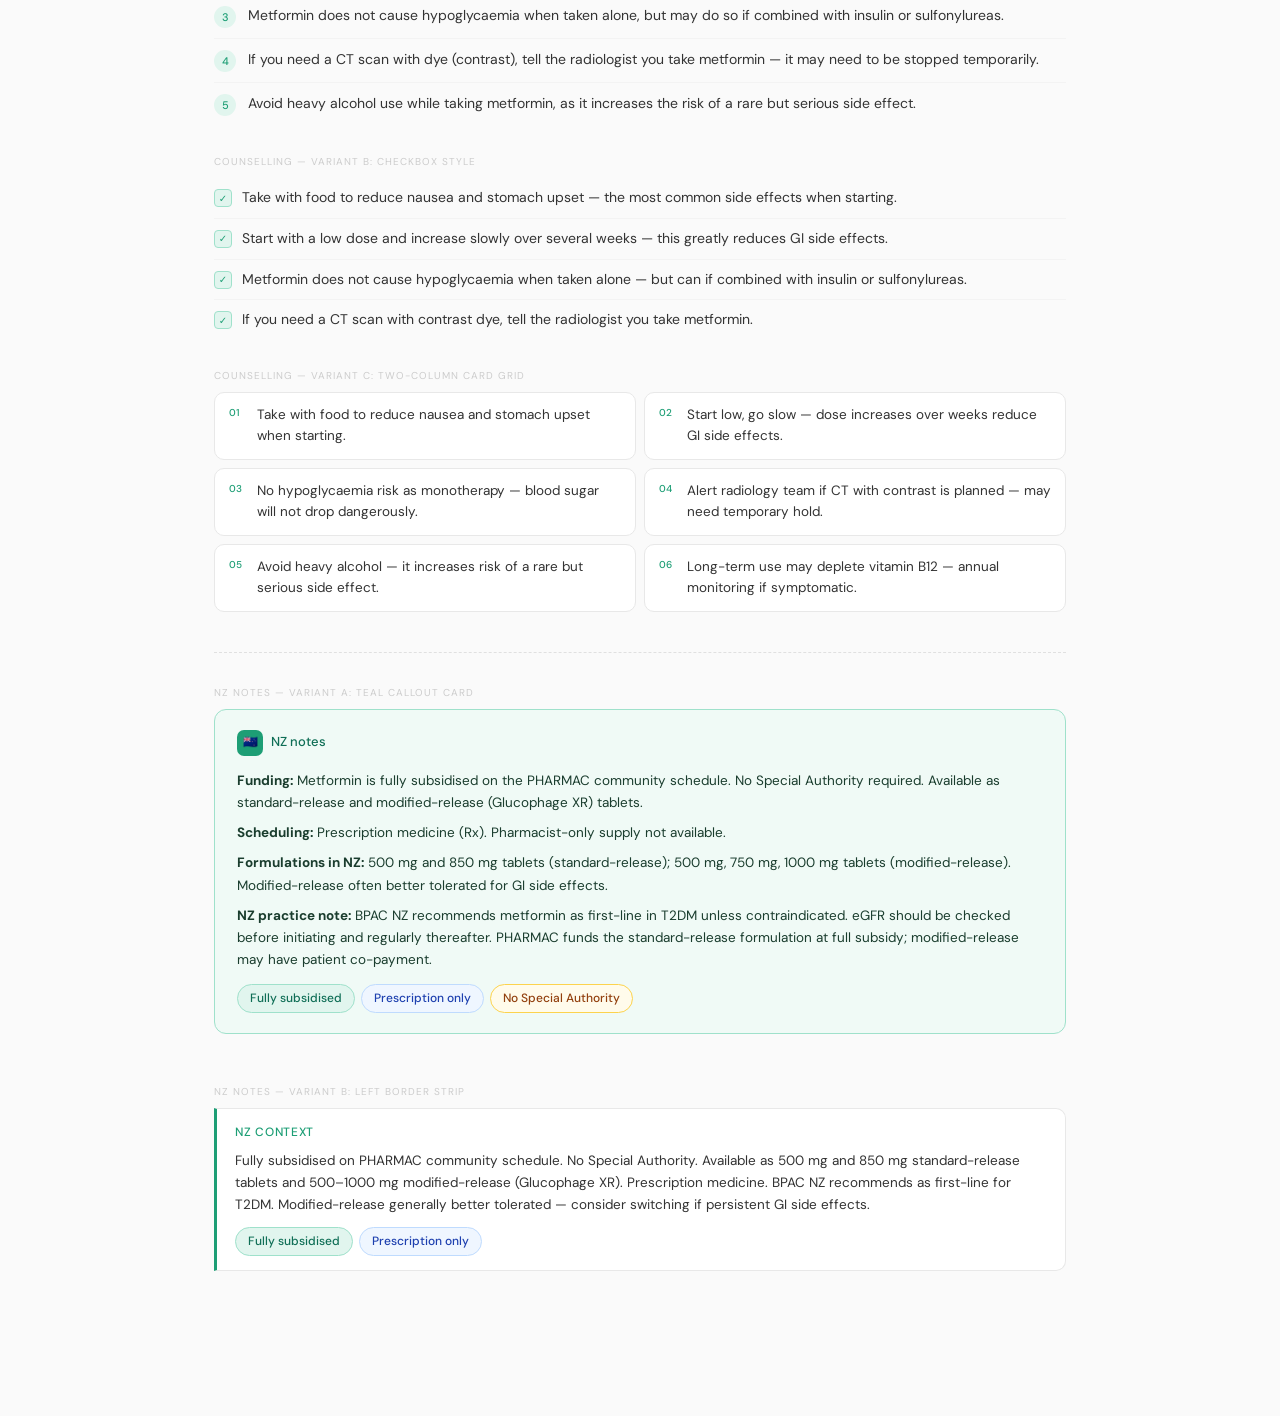
<file: designs/drug-entry-v2.html>
<!DOCTYPE html>
<html lang="en">
<head>
  <meta charset="UTF-8">
  <meta name="viewport" content="width=device-width, initial-scale=1.0">
  <title>PharmDC — Metformin (v2 Design Exploration)</title>
  <link rel="preconnect" href="https://fonts.googleapis.com">
  <link href="https://fonts.googleapis.com/css2?family=DM+Sans:opsz,wght@9..40,300;9..40,400;9..40,500&display=swap" rel="stylesheet">
  <style>
    *, *::before, *::after { box-sizing: border-box; margin: 0; padding: 0; }
    body {
      font-family: 'DM Sans', system-ui, sans-serif;
      font-size: 14px;
      line-height: 1.6;
      background: #fafafa;
      color: #111;
      -webkit-font-smoothing: antialiased;
      min-height: 100vh;
    }

    /* ── TOP NAV ── */
    .topnav {
      height: 52px;
      background: #fff;
      border-bottom: 0.5px solid #ebebeb;
      display: flex;
      align-items: center;
      padding: 0 32px;
      position: sticky; top: 0; z-index: 20;
    }
    .brand { font-size: 16px; font-weight: 500; letter-spacing: -0.03em; color: #111; margin-right: 36px; flex-shrink: 0; }
    .brand span { color: #1D9E75; }
    .nav-tabs { display: flex; align-items: stretch; height: 100%; flex: 1; }
    .nav-tab {
      display: flex; align-items: center; padding: 0 15px;
      font-size: 13px; color: #999; text-decoration: none;
      border-bottom: 2px solid transparent;
      transition: color 0.1s, border-color 0.12s; cursor: pointer; white-space: nowrap;
    }
    .nav-tab:hover { color: #333; }
    .nav-tab.active { color: #1D9E75; font-weight: 500; border-bottom-color: #1D9E75; }
    .topnav-right { display: flex; align-items: center; gap: 10px; margin-left: auto; }
    .btn-generate {
      display: inline-flex; align-items: center; gap: 6px; padding: 6px 14px;
      background: #1D9E75; color: #fff; border: none; border-radius: 7px;
      font-family: inherit; font-size: 12.5px; font-weight: 500; cursor: pointer;
    }
    .avatar { width: 28px; height: 28px; border-radius: 50%; background: #1D9E75; color: #fff; font-size: 10.5px; font-weight: 500; display: flex; align-items: center; justify-content: center; cursor: pointer; }

    /* ── LAYOUT ── */
    .page { max-width: 900px; margin: 0 auto; padding: 36px 24px 100px; }

    /* ── BREADCRUMB ── */
    .breadcrumb {
      display: flex; align-items: center; gap: 6px;
      font-size: 12px; color: #bbb; margin-bottom: 22px;
    }
    .breadcrumb a { color: #bbb; text-decoration: none; }
    .breadcrumb a:hover { color: #1D9E75; }
    .breadcrumb-sep { color: #ddd; }
    .breadcrumb-current { color: #777; }

    /* ════════════════════════════════════════
       ENTRY HEADER — two variants shown
    ════════════════════════════════════════ */

    /* ── HEADER VARIANT A: Clean flat ── */
    .header-a {
      background: #fff;
      border: 0.5px solid #e8e8e8;
      border-radius: 14px;
      padding: 24px 28px;
      margin-bottom: 10px;
    }
    .header-a .drug-name {
      font-size: 30px; font-weight: 400; letter-spacing: -0.04em;
      color: #111; line-height: 1.1; margin-bottom: 6px;
    }
    .header-a .drug-generic {
      font-size: 13px; color: #aaa; margin-bottom: 14px;
    }
    .badge-row { display: flex; flex-wrap: wrap; gap: 6px; margin-bottom: 16px; }
    .badge {
      display: inline-flex; align-items: center; gap: 4px;
      font-size: 11.5px; padding: 3px 10px; border-radius: 20px; font-weight: 500;
    }
    .badge-teal  { background: #E1F5EE; color: #0F6E56; border: 0.5px solid #9FE1CB; }
    .badge-blue  { background: #eff6ff; color: #1d4ed8; border: 0.5px solid #bfdbfe; }
    .badge-amber { background: #fffbeb; color: #92400e; border: 0.5px solid #fcd34d; }
    .badge-slate { background: #f8fafc; color: #475569; border: 0.5px solid #e2e8f0; }
    .badge-red   { background: #fff1f2; color: #9f1239; border: 0.5px solid #fecdd3; }

    .header-actions { display: flex; gap: 8px; }
    .btn-sm {
      display: inline-flex; align-items: center; gap: 5px;
      padding: 5px 12px; border: 0.5px solid #e4e4e4; border-radius: 7px;
      font-family: inherit; font-size: 12px; color: #666; background: #fff; cursor: pointer;
    }
    .btn-sm:hover { background: #f8f8f8; }
    .btn-sm.primary { background: #1D9E75; color: #fff; border-color: #1D9E75; }
    .btn-sm.primary:hover { background: #0F6E56; }

    /* ── HEADER VARIANT B: Accent left border ── */
    .header-b {
      border-left: 3px solid #1D9E75;
      padding-left: 22px;
      margin-bottom: 10px;
    }
    .header-b .drug-name {
      font-size: 30px; font-weight: 400; letter-spacing: -0.04em;
      color: #111; line-height: 1.1; margin-bottom: 4px;
    }
    .header-b .drug-class { font-size: 13px; color: #1D9E75; font-weight: 500; margin-bottom: 10px; }

    /* ════════════════════════════════════════
       QUICK FACTS BAR — key stats strip
    ════════════════════════════════════════ */
    .variant-label {
      font-size: 10px; color: #ccc; letter-spacing: 0.1em; text-transform: uppercase;
      margin: 28px 0 8px;
    }

    /* VARIANT A: Bordered grid */
    .quick-facts-a {
      display: grid; grid-template-columns: repeat(4, 1fr);
      border: 0.5px solid #e8e8e8; border-radius: 12px; overflow: hidden;
      background: #f9f9f9; margin-bottom: 8px;
    }
    .qf-cell {
      padding: 14px 18px; background: #fff; border-right: 0.5px solid #e8e8e8;
    }
    .qf-cell:last-child { border-right: none; }
    .qf-label { font-size: 10.5px; color: #bbb; letter-spacing: 0.05em; text-transform: uppercase; margin-bottom: 4px; }
    .qf-value { font-size: 14px; font-weight: 500; color: #111; }
    .qf-value.teal { color: #1D9E75; }

    /* VARIANT B: Pill row */
    .quick-facts-b {
      display: flex; gap: 8px; flex-wrap: wrap; margin-bottom: 8px;
    }
    .qf-pill {
      display: inline-flex; align-items: center; gap: 8px;
      padding: 8px 16px; background: #fff; border: 0.5px solid #e8e8e8;
      border-radius: 30px;
    }
    .qf-pill-label { font-size: 11px; color: #bbb; }
    .qf-pill-value { font-size: 13px; font-weight: 500; color: #111; }
    .qf-divider { width: 0.5px; background: #e8e8e8; height: 14px; }

    /* ════════════════════════════════════════
       SECTION HEADINGS — multiple styles
    ════════════════════════════════════════ */

    /* Style A: thin top border + label */
    .section-a {
      border-top: 0.5px solid #e8e8e8;
      padding-top: 24px; margin-top: 24px; margin-bottom: 16px;
    }
    .section-a-title {
      font-size: 13px; font-weight: 500; color: #111;
      display: flex; align-items: center; gap: 8px;
    }
    .section-a-title .sec-icon {
      width: 22px; height: 22px; border-radius: 6px;
      background: #E1F5EE; display: flex; align-items: center; justify-content: center;
      font-size: 12px; flex-shrink: 0;
    }

    /* Style B: ALL CAPS muted label */
    .section-b {
      margin-top: 28px; margin-bottom: 14px;
    }
    .section-b-title {
      font-size: 10.5px; font-weight: 500; color: #bbb;
      letter-spacing: 0.1em; text-transform: uppercase;
    }

    /* Style C: large with count */
    .section-c {
      display: flex; align-items: baseline; gap: 10px;
      margin-top: 28px; margin-bottom: 16px;
    }
    .section-c-title { font-size: 16px; font-weight: 400; letter-spacing: -0.02em; color: #111; }
    .section-c-count {
      font-size: 11px; color: #bbb;
    }

    /* ════════════════════════════════════════
       TAB STRIP — variants
    ════════════════════════════════════════ */
    /* Variant A: underline (existing) */
    .tabs-a {
      display: flex; border-bottom: 0.5px solid #ebebeb;
      margin-bottom: 28px; overflow-x: auto;
    }
    .tabs-a::-webkit-scrollbar { display: none; }
    .tab-a {
      padding: 10px 16px; font-size: 13px; color: #aaa;
      border-bottom: 2px solid transparent; white-space: nowrap; cursor: pointer;
      transition: color 0.1s, border-color 0.12s;
    }
    .tab-a:hover { color: #444; }
    .tab-a.active { color: #1D9E75; font-weight: 500; border-bottom-color: #1D9E75; }

    /* Variant B: pill tabs */
    .tabs-b {
      display: flex; gap: 4px; flex-wrap: wrap; margin-bottom: 28px;
    }
    .tab-b {
      padding: 6px 14px; font-size: 12.5px; border-radius: 20px;
      border: 0.5px solid transparent; color: #888; cursor: pointer; white-space: nowrap;
      transition: all 0.1s;
    }
    .tab-b:hover { background: #f5f5f5; }
    .tab-b.active { background: #E1F5EE; color: #0F6E56; border-color: #9FE1CB; font-weight: 500; }

    /* ════════════════════════════════════════
       PROSE / OVERVIEW
    ════════════════════════════════════════ */
    .prose { font-size: 14px; color: #333; line-height: 1.75; }
    .prose p { margin-bottom: 12px; }
    .prose p:last-child { margin-bottom: 0; }

    /* Key insight callout */
    .callout-info {
      display: flex; gap: 12px; align-items: flex-start;
      background: #f0faf6; border: 0.5px solid #9FE1CB;
      border-radius: 10px; padding: 14px 16px; margin: 14px 0;
    }
    .callout-info-icon { font-size: 15px; flex-shrink: 0; margin-top: 1px; }
    .callout-info-text { font-size: 13.5px; color: #1a3d2e; line-height: 1.6; }

    .callout-warn {
      display: flex; gap: 12px; align-items: flex-start;
      background: #fffbeb; border: 0.5px solid #fcd34d;
      border-radius: 10px; padding: 14px 16px; margin: 14px 0;
    }
    .callout-warn-icon { font-size: 15px; flex-shrink: 0; margin-top: 1px; }
    .callout-warn-text { font-size: 13.5px; color: #78350f; line-height: 1.6; }

    .callout-danger {
      display: flex; gap: 12px; align-items: flex-start;
      background: #fff1f2; border: 0.5px solid #fecdd3;
      border-radius: 10px; padding: 14px 16px; margin: 14px 0;
    }
    .callout-danger-icon { font-size: 15px; flex-shrink: 0; margin-top: 1px; }
    .callout-danger-text { font-size: 13.5px; color: #881337; line-height: 1.6; }

    .callout-note {
      display: flex; gap: 12px; align-items: flex-start;
      background: #f8fafc; border: 0.5px solid #e2e8f0;
      border-left: 3px solid #94a3b8;
      border-radius: 0 10px 10px 0; padding: 12px 16px; margin: 14px 0;
    }
    .callout-note-text { font-size: 13.5px; color: #475569; line-height: 1.6; font-style: italic; }

    /* ════════════════════════════════════════
       DOSING TABLES — multiple styles
    ════════════════════════════════════════ */

    /* Style A: Clean bordered */
    .table-wrap {
      border: 0.5px solid #e8e8e8; border-radius: 11px;
      overflow: hidden; margin-bottom: 20px;
    }
    .dtable { width: 100%; border-collapse: collapse; }
    .dtable thead tr { background: #fafafa; }
    .dtable th {
      padding: 10px 16px; text-align: left;
      font-size: 10.5px; font-weight: 500; color: #aaa;
      letter-spacing: 0.07em; text-transform: uppercase;
      border-bottom: 0.5px solid #ebebeb;
    }
    .dtable td {
      padding: 12px 16px; font-size: 13.5px; color: #222;
      border-bottom: 0.5px solid #f3f3f3; vertical-align: top;
    }
    .dtable tr:last-child td { border-bottom: none; }
    .dtable tbody tr:hover td { background: #f9fffd; }
    .td-muted { color: #888; font-size: 13px; }
    .td-mono { font-family: 'SF Mono', 'Fira Code', monospace; font-size: 12.5px; color: #0F6E56; }

    /* Style B: Teal header */
    .table-wrap-b { border: 0.5px solid #9FE1CB; border-radius: 11px; overflow: hidden; margin-bottom: 20px; }
    .dtable-b { width: 100%; border-collapse: collapse; }
    .dtable-b thead tr { background: #1D9E75; }
    .dtable-b th {
      padding: 11px 16px; text-align: left;
      font-size: 11px; font-weight: 500; color: rgba(255,255,255,0.85);
      letter-spacing: 0.05em; text-transform: uppercase;
    }
    .dtable-b td {
      padding: 12px 16px; font-size: 13.5px; color: #222;
      border-bottom: 0.5px solid #f3f3f3; vertical-align: top;
      background: #fff;
    }
    .dtable-b tbody tr:nth-child(even) td { background: #f9fffd; }
    .dtable-b tr:last-child td { border-bottom: none; }

    /* ════════════════════════════════════════
       RENAL DOSING — traffic light styles
    ════════════════════════════════════════ */

    /* Style A: Row-tinted with dot */
    .renal-row-green td { background: #f0fdf4; }
    .renal-row-amber  td { background: #fefce8; }
    .renal-row-orange td { background: #fff7ed; }
    .renal-row-red    td { background: #fff1f2; }
    .renal-row-green td:first-child { border-left: 3px solid #22c55e; }
    .renal-row-amber  td:first-child { border-left: 3px solid #eab308; }
    .renal-row-orange td:first-child { border-left: 3px solid #f97316; }
    .renal-row-red    td:first-child { border-left: 3px solid #ef4444; }

    /* Pill badge variants */
    .pill { display: inline-block; padding: 2px 9px; border-radius: 20px; font-size: 11.5px; font-weight: 500; }
    .pill-green  { background: #dcfce7; color: #166534; }
    .pill-amber  { background: #fef9c3; color: #854d0e; }
    .pill-orange { background: #ffedd5; color: #9a3412; }
    .pill-red    { background: #fee2e2; color: #991b1b; }

    /* Dot indicator */
    .tl-dot {
      display: inline-block; width: 8px; height: 8px;
      border-radius: 50%; margin-right: 6px; vertical-align: middle;
    }
    .tl-green  { background: #22c55e; }
    .tl-amber  { background: #eab308; }
    .tl-orange { background: #f97316; }
    .tl-red    { background: #ef4444; }

    /* ════════════════════════════════════════
       ADVERSE EFFECTS — layout variants
    ════════════════════════════════════════ */

    /* Style A: Two columns, card per category */
    .ae-grid {
      display: grid; grid-template-columns: 1fr 1fr; gap: 10px; margin-bottom: 16px;
    }
    .ae-card {
      border: 0.5px solid #e8e8e8; border-radius: 10px; padding: 16px 18px;
    }
    .ae-card.ae-common { border-top: 2px solid #e8e8e8; }
    .ae-card.ae-serious { border-top: 2px solid #ef4444; }
    .ae-card-title {
      font-size: 11px; font-weight: 500; letter-spacing: 0.06em; text-transform: uppercase;
      margin-bottom: 12px;
    }
    .ae-common .ae-card-title { color: #888; }
    .ae-serious .ae-card-title { color: #ef4444; }
    .ae-list { list-style: none; }
    .ae-list li {
      font-size: 13.5px; color: #333; padding: 5px 0;
      border-bottom: 0.5px solid #f5f5f5; display: flex; align-items: baseline; gap: 8px;
    }
    .ae-list li:last-child { border-bottom: none; }
    .ae-dot { width: 4px; height: 4px; border-radius: 50%; background: #ccc; flex-shrink: 0; margin-top: 7px; }
    .ae-dot.red { background: #ef4444; }

    /* Style B: Single list with severity badge inline */
    .ae-list-b { list-style: none; }
    .ae-list-b li {
      display: flex; align-items: flex-start; gap: 10px;
      padding: 9px 0; border-bottom: 0.5px solid #f3f3f3; font-size: 13.5px; color: #333;
    }
    .ae-list-b li:last-child { border-bottom: none; }
    .ae-severity {
      font-size: 10px; font-weight: 500; padding: 2px 7px; border-radius: 4px;
      flex-shrink: 0; margin-top: 2px; text-transform: uppercase; letter-spacing: 0.05em;
    }
    .ae-sev-common  { background: #f1f5f9; color: #64748b; }
    .ae-sev-serious { background: #fee2e2; color: #991b1b; }
    .ae-sev-rare    { background: #f5f3ff; color: #6b21a8; }

    /* ════════════════════════════════════════
       CONTRAINDICATIONS
    ════════════════════════════════════════ */

    /* Style A: Danger box */
    .contra-box {
      background: #fff1f2; border: 0.5px solid #fecdd3;
      border-radius: 10px; padding: 16px 18px; margin-bottom: 12px;
    }
    .contra-box-title {
      font-size: 11px; font-weight: 500; color: #9f1239;
      letter-spacing: 0.06em; text-transform: uppercase; margin-bottom: 10px;
      display: flex; align-items: center; gap: 6px;
    }
    .contra-list { list-style: none; }
    .contra-list li {
      font-size: 13.5px; color: #3d0c14; padding: 4px 0;
      display: flex; align-items: baseline; gap: 8px;
    }
    .contra-list li::before { content: '✕'; font-size: 10px; color: #ef4444; flex-shrink: 0; }

    .caution-box {
      background: #fffbeb; border: 0.5px solid #fcd34d;
      border-radius: 10px; padding: 16px 18px; margin-bottom: 12px;
    }
    .caution-box-title {
      font-size: 11px; font-weight: 500; color: #92400e;
      letter-spacing: 0.06em; text-transform: uppercase; margin-bottom: 10px;
    }
    .caution-list { list-style: none; }
    .caution-list li {
      font-size: 13.5px; color: #451a03; padding: 4px 0;
      display: flex; align-items: baseline; gap: 8px;
    }
    .caution-list li::before { content: '!'; font-size: 11px; font-weight: 700; color: #f59e0b; flex-shrink: 0; width: 14px; text-align: center; }

    /* ════════════════════════════════════════
       INTERACTIONS
    ════════════════════════════════════════ */
    .int-sig-major  { color: #991b1b; font-weight: 500; }
    .int-sig-mod    { color: #92400e; font-weight: 500; }
    .int-sig-minor  { color: #555; }

    /* Significance bar variant */
    .sig-bar { display: inline-flex; gap: 2px; vertical-align: middle; }
    .sig-block { width: 6px; height: 12px; border-radius: 2px; }
    .sig-block.filled-red    { background: #ef4444; }
    .sig-block.filled-orange { background: #f97316; }
    .sig-block.filled-amber  { background: #eab308; }
    .sig-block.empty         { background: #e5e7eb; }

    /* ════════════════════════════════════════
       COUNSELLING
    ════════════════════════════════════════ */

    /* Style A: Numbered teal circles */
    .counsel-a { list-style: none; }
    .counsel-a li {
      display: flex; gap: 12px; align-items: flex-start;
      padding: 10px 0; border-bottom: 0.5px solid #f3f3f3;
      font-size: 14px; color: #333; line-height: 1.55;
    }
    .counsel-a li:last-child { border-bottom: none; }
    .counsel-num {
      font-size: 11px; font-weight: 500; color: #1D9E75;
      background: #E1F5EE; border-radius: 50%;
      width: 22px; height: 22px; min-width: 22px;
      display: flex; align-items: center; justify-content: center;
      flex-shrink: 0; margin-top: 1px;
    }

    /* Style B: Checkmark list */
    .counsel-b { list-style: none; }
    .counsel-b li {
      display: flex; gap: 10px; align-items: flex-start;
      padding: 9px 0; border-bottom: 0.5px solid #f3f3f3;
      font-size: 14px; color: #333; line-height: 1.55;
    }
    .counsel-b li:last-child { border-bottom: none; }
    .counsel-check {
      width: 18px; height: 18px; min-width: 18px;
      border: 0.5px solid #9FE1CB; border-radius: 4px;
      background: #E1F5EE; display: flex; align-items: center;
      justify-content: center; flex-shrink: 0; margin-top: 2px;
      color: #1D9E75; font-size: 10px;
    }

    /* Style C: Card grid */
    .counsel-grid {
      display: grid; grid-template-columns: 1fr 1fr; gap: 8px;
    }
    .counsel-card {
      background: #fff; border: 0.5px solid #e8e8e8;
      border-radius: 10px; padding: 12px 14px;
      font-size: 13.5px; color: #333; line-height: 1.55;
      display: flex; gap: 10px; align-items: flex-start;
    }
    .counsel-card-num {
      font-size: 10px; font-weight: 500; color: #1D9E75;
      min-width: 18px;
    }

    /* ════════════════════════════════════════
       NZ NOTES
    ════════════════════════════════════════ */

    /* Style A: Teal callout block */
    .nz-box-a {
      background: #f0faf6; border: 0.5px solid #9FE1CB;
      border-radius: 12px; padding: 20px 22px;
    }
    .nz-box-a-header {
      display: flex; align-items: center; gap: 8px; margin-bottom: 14px;
    }
    .nz-icon {
      width: 26px; height: 26px; border-radius: 7px;
      background: #1D9E75; color: #fff;
      display: flex; align-items: center; justify-content: center;
      font-size: 12px; flex-shrink: 0;
    }
    .nz-box-a-title { font-size: 13px; font-weight: 500; color: #0F6E56; }
    .nz-box-a-body { font-size: 13.5px; color: #1a3d2e; line-height: 1.65; }
    .nz-box-a-body p { margin-bottom: 8px; }
    .nz-box-a-body p:last-child { margin-bottom: 0; }

    /* Style B: Side flag strip */
    .nz-box-b {
      border-left: 3px solid #1D9E75;
      padding: 14px 18px; background: #fff;
      border: 0.5px solid #e8e8e8;
      border-left-width: 3px; border-left-color: #1D9E75;
      border-radius: 0 10px 10px 0;
    }
    .nz-box-b-title { font-size: 12px; font-weight: 500; color: #1D9E75; margin-bottom: 8px; text-transform: uppercase; letter-spacing: 0.06em; }
    .nz-box-b-body { font-size: 13.5px; color: #333; line-height: 1.6; }

    /* Funding chip strip */
    .funding-strip { display: flex; flex-wrap: wrap; gap: 6px; margin-top: 12px; }
    .funding-chip {
      display: inline-flex; align-items: center; gap: 5px;
      font-size: 12px; padding: 4px 12px; border-radius: 20px; font-weight: 500;
    }
    .fc-funded   { background: #E1F5EE; color: #0F6E56; border: 0.5px solid #9FE1CB; }
    .fc-sa       { background: #fffbeb; color: #92400e; border: 0.5px solid #fcd34d; }
    .fc-rx       { background: #eff6ff; color: #1e40af; border: 0.5px solid #bfdbfe; }
    .fc-general  { background: #f0fdf4; color: #166534; border: 0.5px solid #bbf7d0; }

    /* ════════════════════════════════════════
       SEPARATOR
    ════════════════════════════════════════ */
    .design-sep {
      border: none; border-top: 1px dashed #e0e0e0;
      margin: 40px 0 32px;
    }
    .design-note {
      font-size: 11.5px; color: #ccc; margin-bottom: 24px;
      padding: 8px 14px; background: #fafafa; border-radius: 6px; border: 0.5px solid #eee;
    }

  </style>
</head>
<body>

  <!-- TOP NAV -->
  <nav class="topnav">
    <div class="brand">Pharm<span>DC</span></div>
    <div class="nav-tabs">
      <a class="nav-tab" href="#">Home</a>
      <a class="nav-tab active" href="#">Drugs &amp; Medicines</a>
      <a class="nav-tab" href="#">Health Conditions</a>
      <a class="nav-tab" href="#">Anatomy &amp; Physiology</a>
      <a class="nav-tab" href="#">Clinical Skills</a>
      <a class="nav-tab" href="#">Law &amp; Regulation</a>
    </div>
    <div class="topnav-right">
      <button class="btn-generate">+ Generate</button>
      <div class="avatar">DC</div>
    </div>
  </nav>

  <div class="page">

    <div class="breadcrumb">
      <a href="#">Home</a>
      <span class="breadcrumb-sep">›</span>
      <a href="#">Drugs &amp; Medicines</a>
      <span class="breadcrumb-sep">›</span>
      <span class="breadcrumb-current">Metformin</span>
    </div>

    <!-- ══════════════════════════════════════
         SECTION 1: ENTRY HEADERS
    ══════════════════════════════════════ -->
    <p class="variant-label">Entry header — Variant A: Card with border</p>

    <div class="header-a">
      <div class="drug-name">Metformin</div>
      <div class="drug-generic">metformin hydrochloride</div>
      <div class="badge-row">
        <span class="badge badge-blue">Biguanide</span>
        <span class="badge badge-teal">PHARMAC funded</span>
        <span class="badge badge-amber">Prescription only</span>
        <span class="badge badge-slate">Oral antidiabetic</span>
        <span class="badge badge-slate">T2DM · PCOS</span>
      </div>
      <div class="header-actions">
        <button class="btn-sm">✎ Edit</button>
        <button class="btn-sm">↺ Regenerate</button>
        <button class="btn-sm">☆ Bookmark</button>
      </div>
    </div>

    <p class="variant-label">Entry header — Variant B: Left accent border (no card)</p>

    <div class="header-b">
      <div class="drug-name">Metformin</div>
      <div class="drug-class">Biguanide · Oral antidiabetic</div>
      <div class="badge-row">
        <span class="badge badge-teal">PHARMAC funded</span>
        <span class="badge badge-amber">Prescription only</span>
        <span class="badge badge-slate">T2DM · PCOS</span>
      </div>
    </div>

    <!-- ══════════════════════════════════════
         SECTION 2: QUICK FACTS BAR
    ══════════════════════════════════════ -->
    <hr class="design-sep">
    <p class="variant-label">Quick facts strip — Variant A: Bordered grid</p>
    <div class="quick-facts-a">
      <div class="qf-cell">
        <div class="qf-label">Drug class</div>
        <div class="qf-value">Biguanide</div>
      </div>
      <div class="qf-cell">
        <div class="qf-label">Onset</div>
        <div class="qf-value teal">2–3 weeks</div>
      </div>
      <div class="qf-cell">
        <div class="qf-label">Renal clearance</div>
        <div class="qf-value">100% (unchanged)</div>
      </div>
      <div class="qf-cell">
        <div class="qf-label">Half-life</div>
        <div class="qf-value">~5 hours</div>
      </div>
    </div>

    <p class="variant-label">Quick facts strip — Variant B: Pill row</p>
    <div class="quick-facts-b">
      <div class="qf-pill">
        <span class="qf-pill-label">Class</span>
        <span class="qf-divider"></span>
        <span class="qf-pill-value">Biguanide</span>
      </div>
      <div class="qf-pill">
        <span class="qf-pill-label">Onset</span>
        <span class="qf-divider"></span>
        <span class="qf-pill-value">2–3 weeks</span>
      </div>
      <div class="qf-pill">
        <span class="qf-pill-label">t½</span>
        <span class="qf-divider"></span>
        <span class="qf-pill-value">~5 h</span>
      </div>
      <div class="qf-pill">
        <span class="qf-pill-label">Elimination</span>
        <span class="qf-divider"></span>
        <span class="qf-pill-value">Renal (100%)</span>
      </div>
    </div>

    <!-- ══════════════════════════════════════
         SECTION 3: TAB STRIPS
    ══════════════════════════════════════ -->
    <hr class="design-sep">
    <p class="variant-label">Tab strip — Variant A: Underline (current design)</p>
    <div class="tabs-a">
      <div class="tab-a active">Overview</div>
      <div class="tab-a">Dosing</div>
      <div class="tab-a">Renal/Hepatic</div>
      <div class="tab-a">Adverse effects</div>
      <div class="tab-a">Interactions</div>
      <div class="tab-a">Counselling</div>
      <div class="tab-a">NZ notes</div>
    </div>

    <p class="variant-label">Tab strip — Variant B: Pill tabs</p>
    <div class="tabs-b">
      <div class="tab-b active">Overview</div>
      <div class="tab-b">Dosing</div>
      <div class="tab-b">Renal/Hepatic</div>
      <div class="tab-b">Adverse effects</div>
      <div class="tab-b">Interactions</div>
      <div class="tab-b">Counselling</div>
      <div class="tab-b">NZ notes</div>
    </div>

    <!-- ══════════════════════════════════════
         SECTION 4: OVERVIEW / PROSE
    ══════════════════════════════════════ -->
    <hr class="design-sep">
    <p class="variant-label">Overview content — with callout variants</p>

    <div class="prose">
      <p>Metformin is a biguanide antidiabetic agent and is the first-line pharmacological treatment for type 2 diabetes mellitus (T2DM) in most international and NZ guidelines. It exerts its primary effect by reducing hepatic glucose output, principally via inhibition of complex I of the mitochondrial electron transport chain, which reduces ATP production and activates AMP-kinase.</p>
    </div>

    <!-- Callout A: Info (teal) -->
    <div class="callout-info">
      <span class="callout-info-icon">💡</span>
      <span class="callout-info-text"><strong>Mechanism:</strong> Activates AMPK → suppresses hepatic gluconeogenesis. Does not stimulate insulin secretion — no hypoglycaemia risk as monotherapy.</span>
    </div>

    <div class="prose">
      <p>Beyond glycaemic control, metformin has established cardiovascular benefits in overweight patients with T2DM (UKPDS). It is also used off-label in polycystic ovarian syndrome (PCOS) to improve insulin sensitivity and restore ovulatory cycles.</p>
    </div>

    <!-- Callout B: Warning (amber) -->
    <div class="callout-warn">
      <span class="callout-warn-icon">⚠️</span>
      <span class="callout-warn-text"><strong>Withhold before contrast media:</strong> Hold metformin 48h before iodinated contrast in patients with eGFR &lt;45 mL/min/1.73m². Restart once renal function confirmed stable.</span>
    </div>

    <!-- Callout C: Danger (red) -->
    <div class="callout-danger">
      <span class="callout-danger-icon">🚨</span>
      <span class="callout-danger-text"><strong>Lactic acidosis risk:</strong> Rare but life-threatening. Risk increases significantly with eGFR &lt;30, hepatic impairment, or acute illness. Do not use in eGFR &lt;30.</span>
    </div>

    <!-- Callout D: Subtle note -->
    <div class="callout-note">
      <span class="callout-note-text">Metformin does not cause weight gain and may be associated with modest weight loss, making it preferred in overweight patients. Unlike sulfonylureas, it does not stimulate insulin secretion.</span>
    </div>

    <!-- ══════════════════════════════════════
         SECTION 5: DOSING TABLES
    ══════════════════════════════════════ -->
    <hr class="design-sep">
    <p class="variant-label">Dosing table — Variant A: Plain bordered</p>

    <div class="table-wrap">
      <table class="dtable">
        <thead>
          <tr>
            <th>Indication</th>
            <th>Starting dose</th>
            <th>Maintenance dose</th>
            <th>Maximum dose</th>
          </tr>
        </thead>
        <tbody>
          <tr>
            <td class="td-bold">Type 2 diabetes mellitus</td>
            <td class="td-mono">500 mg daily</td>
            <td class="td-mono">500–1000 mg BD</td>
            <td class="td-mono">3000 mg/day</td>
          </tr>
          <tr>
            <td class="td-bold">PCOS (off-label)</td>
            <td class="td-mono">500 mg daily</td>
            <td class="td-mono">1500–2000 mg/day</td>
            <td class="td-mono">2000 mg/day</td>
          </tr>
          <tr>
            <td class="td-bold">Pre-diabetes prevention</td>
            <td class="td-mono">500 mg daily</td>
            <td class="td-mono">850 mg BD</td>
            <td class="td-mono">1700 mg/day</td>
          </tr>
        </tbody>
      </table>
    </div>

    <p class="variant-label">Dosing table — Variant B: Teal header</p>

    <div class="table-wrap-b">
      <table class="dtable-b">
        <thead>
          <tr>
            <th>Indication</th>
            <th>Starting dose</th>
            <th>Maintenance dose</th>
            <th>Maximum dose</th>
          </tr>
        </thead>
        <tbody>
          <tr>
            <td><strong>Type 2 diabetes mellitus</strong></td>
            <td>500 mg daily</td>
            <td>500–1000 mg BD</td>
            <td>3000 mg/day</td>
          </tr>
          <tr>
            <td><strong>PCOS (off-label)</strong></td>
            <td>500 mg daily</td>
            <td>1500–2000 mg/day</td>
            <td>2000 mg/day</td>
          </tr>
          <tr>
            <td><strong>Pre-diabetes prevention</strong></td>
            <td>500 mg daily</td>
            <td>850 mg BD</td>
            <td>1700 mg/day</td>
          </tr>
        </tbody>
      </table>
    </div>

    <!-- ══════════════════════════════════════
         SECTION 6: RENAL DOSING
    ══════════════════════════════════════ -->
    <hr class="design-sep">
    <p class="variant-label">Renal dosing — Variant A: Row-tinted with left border + pill badge</p>

    <div class="table-wrap">
      <table class="dtable">
        <thead>
          <tr>
            <th>eGFR (mL/min/1.73m²)</th>
            <th>Status</th>
            <th>Recommendation</th>
            <th>Notes</th>
          </tr>
        </thead>
        <tbody>
          <tr class="renal-row-green">
            <td class="td-bold">≥ 60</td>
            <td><span class="pill pill-green">Normal dose</span></td>
            <td>No adjustment required</td>
            <td class="td-muted">Monitor annually</td>
          </tr>
          <tr class="renal-row-amber">
            <td class="td-bold">45 – 59</td>
            <td><span class="pill pill-amber">Use with caution</span></td>
            <td>Continue; monitor renal function 3–6 monthly</td>
            <td class="td-muted">Reassess at each visit</td>
          </tr>
          <tr class="renal-row-orange">
            <td class="td-bold">30 – 44</td>
            <td><span class="pill pill-orange">Reduce dose</span></td>
            <td>Reduce to max 1000 mg/day; specialist input advised</td>
            <td class="td-muted">Hold if acute illness or dehydration</td>
          </tr>
          <tr class="renal-row-red">
            <td class="td-bold">&lt; 30</td>
            <td><span class="pill pill-red">Contraindicated</span></td>
            <td>Discontinue. Switch to alternative agent</td>
            <td class="td-muted">Risk of lactic acidosis</td>
          </tr>
        </tbody>
      </table>
    </div>

    <p class="variant-label">Renal dosing — Variant B: Dot indicator (minimal)</p>

    <div class="table-wrap">
      <table class="dtable">
        <thead>
          <tr>
            <th>eGFR (mL/min/1.73m²)</th>
            <th>Dose adjustment</th>
            <th>Notes</th>
          </tr>
        </thead>
        <tbody>
          <tr>
            <td><span class="tl-dot tl-green"></span><strong>≥ 60</strong></td>
            <td>Normal dose</td>
            <td class="td-muted">Monitor annually</td>
          </tr>
          <tr>
            <td><span class="tl-dot tl-amber"></span><strong>45 – 59</strong></td>
            <td>Continue with caution; 3–6 monthly monitoring</td>
            <td class="td-muted">Reassess regularly</td>
          </tr>
          <tr>
            <td><span class="tl-dot tl-orange"></span><strong>30 – 44</strong></td>
            <td>Reduce to max 1000 mg/day</td>
            <td class="td-muted">Hold if acute illness</td>
          </tr>
          <tr>
            <td><span class="tl-dot tl-red"></span><strong>&lt; 30</strong></td>
            <td>Contraindicated — discontinue</td>
            <td class="td-muted">Lactic acidosis risk</td>
          </tr>
        </tbody>
      </table>
    </div>

    <!-- ══════════════════════════════════════
         SECTION 7: ADVERSE EFFECTS
    ══════════════════════════════════════ -->
    <hr class="design-sep">
    <p class="variant-label">Adverse effects — Variant A: Two-column cards</p>

    <div class="ae-grid">
      <div class="ae-card ae-common">
        <div class="ae-card-title">Common (&gt;5%)</div>
        <ul class="ae-list">
          <li><span class="ae-dot"></span>Nausea and vomiting</li>
          <li><span class="ae-dot"></span>Diarrhoea</li>
          <li><span class="ae-dot"></span>Abdominal discomfort</li>
          <li><span class="ae-dot"></span>Anorexia / reduced appetite</li>
          <li><span class="ae-dot"></span>Metallic taste</li>
        </ul>
      </div>
      <div class="ae-card ae-serious">
        <div class="ae-card-title">Serious / Rare</div>
        <ul class="ae-list">
          <li><span class="ae-dot red"></span>Lactic acidosis (&lt;1/10,000)</li>
          <li><span class="ae-dot red"></span>Severe hypoglycaemia (combination)</li>
          <li><span class="ae-dot red"></span>Vitamin B12 deficiency (chronic use)</li>
          <li><span class="ae-dot red"></span>Hepatotoxicity (rare)</li>
        </ul>
      </div>
    </div>

    <p class="variant-label">Adverse effects — Variant B: Single list with severity badges</p>

    <div class="table-wrap">
      <ul class="ae-list-b" style="padding: 4px 16px;">
        <li><span class="ae-severity ae-sev-common">Common</span>Nausea, vomiting, diarrhoea, abdominal discomfort — usually transient and improve with food or dose titration</li>
        <li><span class="ae-severity ae-sev-common">Common</span>Metallic taste, anorexia</li>
        <li><span class="ae-severity ae-sev-serious">Serious</span>Lactic acidosis — rare but potentially fatal; risk increases with renal impairment, dehydration, contrast media</li>
        <li><span class="ae-severity ae-sev-serious">Serious</span>Vitamin B12 deficiency — occurs with long-term use; monitor levels in symptomatic patients</li>
        <li><span class="ae-severity ae-sev-rare">Rare</span>Hepatotoxicity, megaloblastic anaemia</li>
      </ul>
    </div>

    <!-- ══════════════════════════════════════
         SECTION 8: CONTRAINDICATIONS
    ══════════════════════════════════════ -->
    <hr class="design-sep">
    <p class="variant-label">Contraindications — Variant A: Colour-coded boxes</p>

    <div class="contra-box">
      <div class="contra-box-title">✕ Absolute contraindications</div>
      <ul class="contra-list">
        <li>eGFR &lt; 30 mL/min/1.73m² (risk of lactic acidosis)</li>
        <li>Acute or decompensated heart failure</li>
        <li>Hepatic impairment (ALT/AST &gt;3× ULN)</li>
        <li>Active or recent lactic acidosis</li>
        <li>Acute illness with dehydration or haemodynamic instability</li>
        <li>Perioperative period with significant fasting (withhold 24–48h)</li>
      </ul>
    </div>

    <div class="caution-box">
      <div class="caution-box-title">! Cautions / Relative contraindications</div>
      <ul class="caution-list">
        <li>eGFR 30–60 — use with caution; reduce dose if eGFR 30–45</li>
        <li>Iodinated contrast media — withhold 48h if eGFR &lt;45</li>
        <li>Excess alcohol use (increases lactic acidosis risk)</li>
        <li>Elderly patients — monitor renal function more frequently</li>
        <li>Pregnancy — generally considered safe (discuss risk/benefit)</li>
      </ul>
    </div>

    <!-- ══════════════════════════════════════
         SECTION 9: INTERACTIONS
    ══════════════════════════════════════ -->
    <hr class="design-sep">
    <p class="variant-label">Interactions — Variant A: Colour-coded significance text</p>

    <div class="table-wrap">
      <table class="dtable">
        <thead>
          <tr>
            <th>Drug or class</th>
            <th>Mechanism</th>
            <th>Significance</th>
            <th>Management</th>
          </tr>
        </thead>
        <tbody>
          <tr>
            <td class="td-bold">Iodinated contrast media</td>
            <td class="td-muted">Acute nephrotoxicity → metformin accumulation</td>
            <td><span class="int-sig-major">● Major</span></td>
            <td>Withhold 48h prior; restart once renal function confirmed stable</td>
          </tr>
          <tr>
            <td class="td-bold">Alcohol (excess)</td>
            <td class="td-muted">Impairs hepatic lactate clearance</td>
            <td><span class="int-sig-major">● Major</span></td>
            <td>Advise against heavy alcohol use</td>
          </tr>
          <tr>
            <td class="td-bold">Cimetidine</td>
            <td class="td-muted">Competes for renal tubular secretion (OCT2)</td>
            <td><span class="int-sig-mod">● Moderate</span></td>
            <td>Metformin levels may increase ~40%; monitor for GI effects</td>
          </tr>
          <tr>
            <td class="td-bold">Corticosteroids</td>
            <td class="td-muted">Antagonise glucose-lowering effect</td>
            <td><span class="int-sig-mod">● Moderate</span></td>
            <td>Monitor BSL closely; may need dose increase or addition of insulin</td>
          </tr>
          <tr>
            <td class="td-bold">Diuretics (thiazide)</td>
            <td class="td-muted">Raise blood glucose; diuresis may affect renal function</td>
            <td><span class="int-sig-minor">● Minor</span></td>
            <td>Monitor glycaemic control and renal function</td>
          </tr>
        </tbody>
      </table>
    </div>

    <p class="variant-label">Interactions — Variant B: Severity bar indicator</p>

    <div class="table-wrap">
      <table class="dtable">
        <thead>
          <tr>
            <th>Drug or class</th>
            <th>Effect</th>
            <th>Severity</th>
            <th>Action</th>
          </tr>
        </thead>
        <tbody>
          <tr>
            <td class="td-bold">Iodinated contrast</td>
            <td>Metformin accumulation, lactic acidosis risk</td>
            <td>
              <div class="sig-bar">
                <div class="sig-block filled-red"></div>
                <div class="sig-block filled-red"></div>
                <div class="sig-block filled-red"></div>
              </div>
            </td>
            <td>Withhold 48h; check eGFR before restarting</td>
          </tr>
          <tr>
            <td class="td-bold">Cimetidine</td>
            <td>↑ Metformin levels ~40% (OCT2 competition)</td>
            <td>
              <div class="sig-bar">
                <div class="sig-block filled-orange"></div>
                <div class="sig-block filled-orange"></div>
                <div class="sig-block empty"></div>
              </div>
            </td>
            <td>Monitor for GI effects; consider alternatives</td>
          </tr>
          <tr>
            <td class="td-bold">Thiazide diuretics</td>
            <td>Antagonises glucose-lowering effect</td>
            <td>
              <div class="sig-bar">
                <div class="sig-block filled-amber"></div>
                <div class="sig-block empty"></div>
                <div class="sig-block empty"></div>
              </div>
            </td>
            <td>Monitor BSL; may require dose adjustment</td>
          </tr>
        </tbody>
      </table>
    </div>

    <!-- ══════════════════════════════════════
         SECTION 10: COUNSELLING
    ══════════════════════════════════════ -->
    <hr class="design-sep">
    <p class="variant-label">Counselling — Variant A: Numbered teal circles</p>

    <ul class="counsel-a">
      <li>
        <span class="counsel-num">1</span>
        Take with food to reduce nausea and stomach upset — the most common side effects when starting.
      </li>
      <li>
        <span class="counsel-num">2</span>
        Start with a low dose and increase slowly over several weeks — this greatly reduces GI side effects.
      </li>
      <li>
        <span class="counsel-num">3</span>
        Metformin does not cause hypoglycaemia when taken alone, but may do so if combined with insulin or sulfonylureas.
      </li>
      <li>
        <span class="counsel-num">4</span>
        If you need a CT scan with dye (contrast), tell the radiologist you take metformin — it may need to be stopped temporarily.
      </li>
      <li>
        <span class="counsel-num">5</span>
        Avoid heavy alcohol use while taking metformin, as it increases the risk of a rare but serious side effect.
      </li>
    </ul>

    <p class="variant-label">Counselling — Variant B: Checkbox style</p>

    <ul class="counsel-b">
      <li>
        <span class="counsel-check">✓</span>
        Take with food to reduce nausea and stomach upset — the most common side effects when starting.
      </li>
      <li>
        <span class="counsel-check">✓</span>
        Start with a low dose and increase slowly over several weeks — this greatly reduces GI side effects.
      </li>
      <li>
        <span class="counsel-check">✓</span>
        Metformin does not cause hypoglycaemia when taken alone — but can if combined with insulin or sulfonylureas.
      </li>
      <li>
        <span class="counsel-check">✓</span>
        If you need a CT scan with contrast dye, tell the radiologist you take metformin.
      </li>
    </ul>

    <p class="variant-label">Counselling — Variant C: Two-column card grid</p>

    <div class="counsel-grid">
      <div class="counsel-card"><span class="counsel-card-num">01</span>Take with food to reduce nausea and stomach upset when starting.</div>
      <div class="counsel-card"><span class="counsel-card-num">02</span>Start low, go slow — dose increases over weeks reduce GI side effects.</div>
      <div class="counsel-card"><span class="counsel-card-num">03</span>No hypoglycaemia risk as monotherapy — blood sugar will not drop dangerously.</div>
      <div class="counsel-card"><span class="counsel-card-num">04</span>Alert radiology team if CT with contrast is planned — may need temporary hold.</div>
      <div class="counsel-card"><span class="counsel-card-num">05</span>Avoid heavy alcohol — it increases risk of a rare but serious side effect.</div>
      <div class="counsel-card"><span class="counsel-card-num">06</span>Long-term use may deplete vitamin B12 — annual monitoring if symptomatic.</div>
    </div>

    <!-- ══════════════════════════════════════
         SECTION 11: NZ NOTES
    ══════════════════════════════════════ -->
    <hr class="design-sep">
    <p class="variant-label">NZ notes — Variant A: Teal callout card</p>

    <div class="nz-box-a">
      <div class="nz-box-a-header">
        <div class="nz-icon">🇳🇿</div>
        <div class="nz-box-a-title">NZ notes</div>
      </div>
      <div class="nz-box-a-body">
        <p><strong>Funding:</strong> Metformin is fully subsidised on the PHARMAC community schedule. No Special Authority required. Available as standard-release and modified-release (Glucophage XR) tablets.</p>
        <p><strong>Scheduling:</strong> Prescription medicine (Rx). Pharmacist-only supply not available.</p>
        <p><strong>Formulations in NZ:</strong> 500 mg and 850 mg tablets (standard-release); 500 mg, 750 mg, 1000 mg tablets (modified-release). Modified-release often better tolerated for GI side effects.</p>
        <p><strong>NZ practice note:</strong> BPAC NZ recommends metformin as first-line in T2DM unless contraindicated. eGFR should be checked before initiating and regularly thereafter. PHARMAC funds the standard-release formulation at full subsidy; modified-release may have patient co-payment.</p>
      </div>
      <div class="funding-strip">
        <span class="funding-chip fc-funded">Fully subsidised</span>
        <span class="funding-chip fc-rx">Prescription only</span>
        <span class="funding-chip fc-sa">No Special Authority</span>
      </div>
    </div>

    <br>
    <p class="variant-label">NZ notes — Variant B: Left border strip</p>

    <div class="nz-box-b">
      <div class="nz-box-b-title">NZ context</div>
      <div class="nz-box-b-body">
        Fully subsidised on PHARMAC community schedule. No Special Authority. Available as 500 mg and 850 mg standard-release tablets and 500–1000 mg modified-release (Glucophage XR). Prescription medicine. BPAC NZ recommends as first-line for T2DM. Modified-release generally better tolerated — consider switching if persistent GI side effects.
      </div>
      <div class="funding-strip">
        <span class="funding-chip fc-funded">Fully subsidised</span>
        <span class="funding-chip fc-rx">Prescription only</span>
      </div>
    </div>

    <br><br>

  </div>

</body>
</html>
</file>
